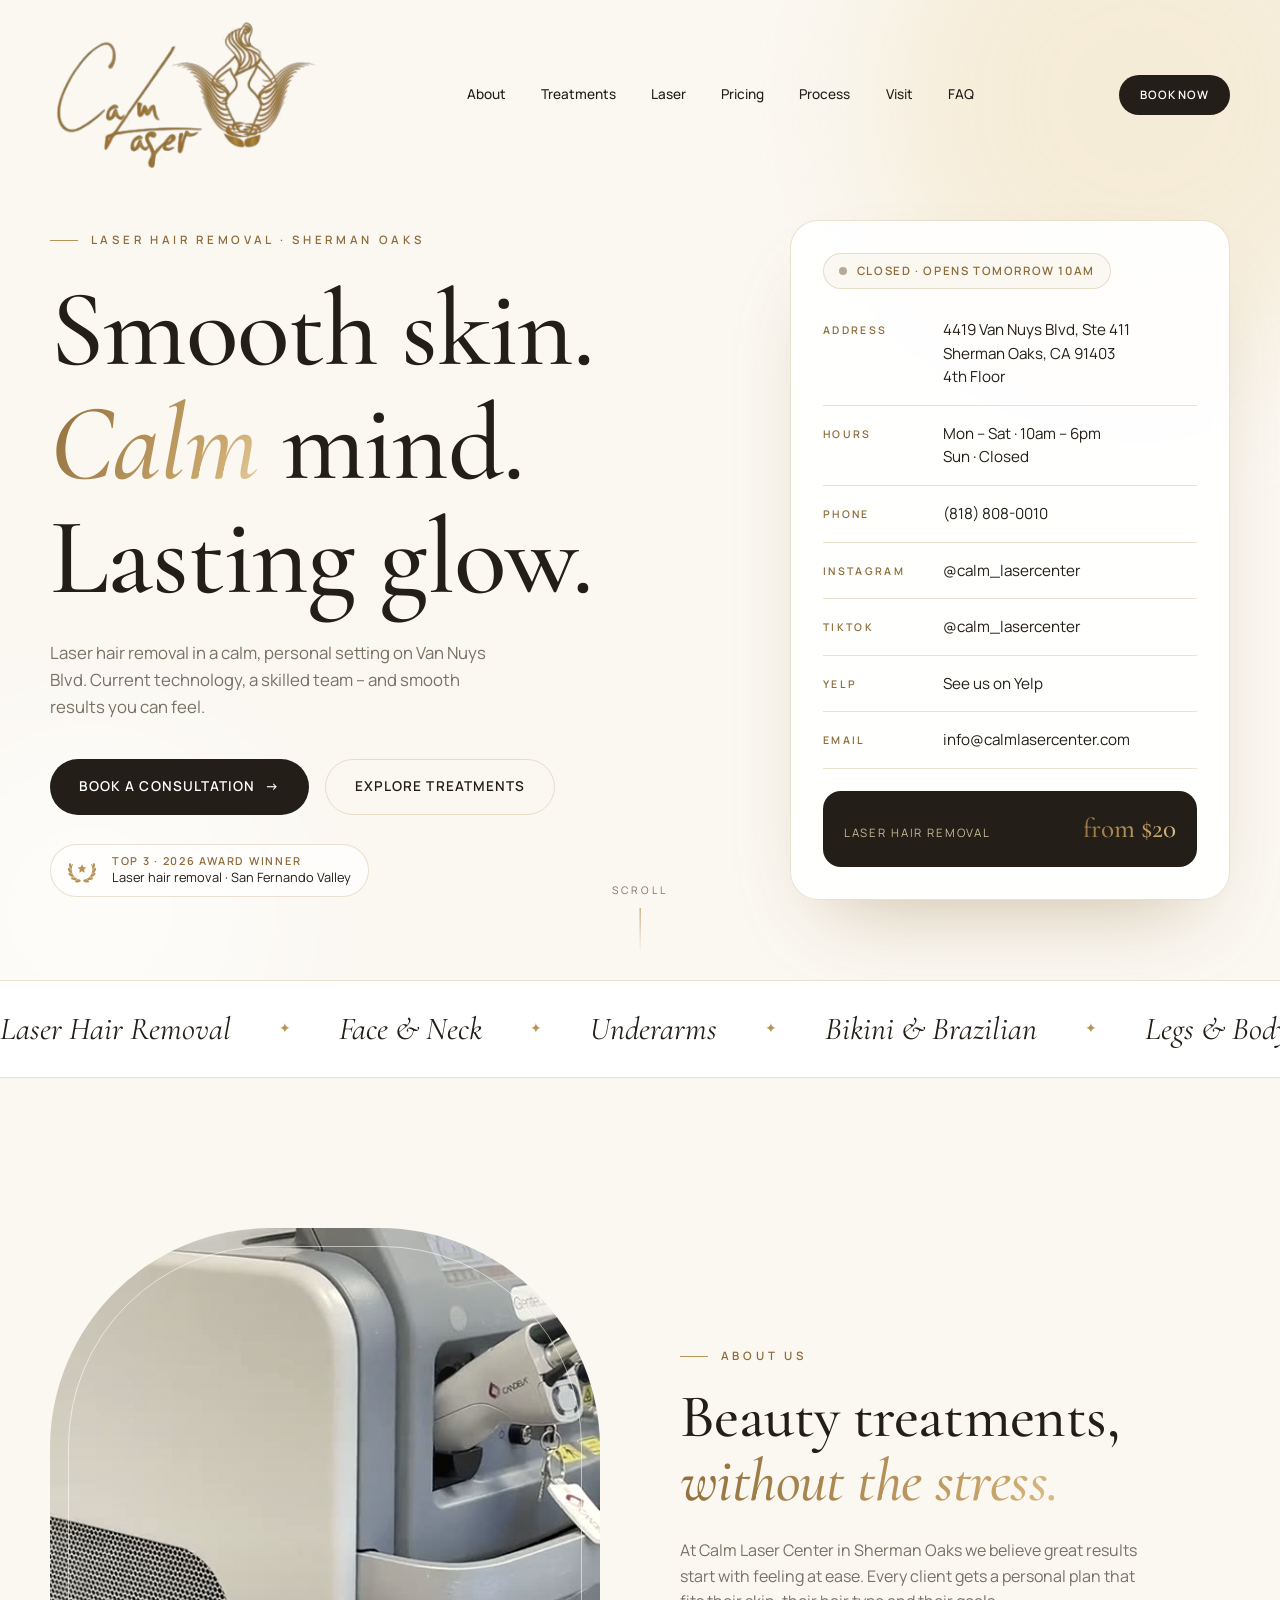
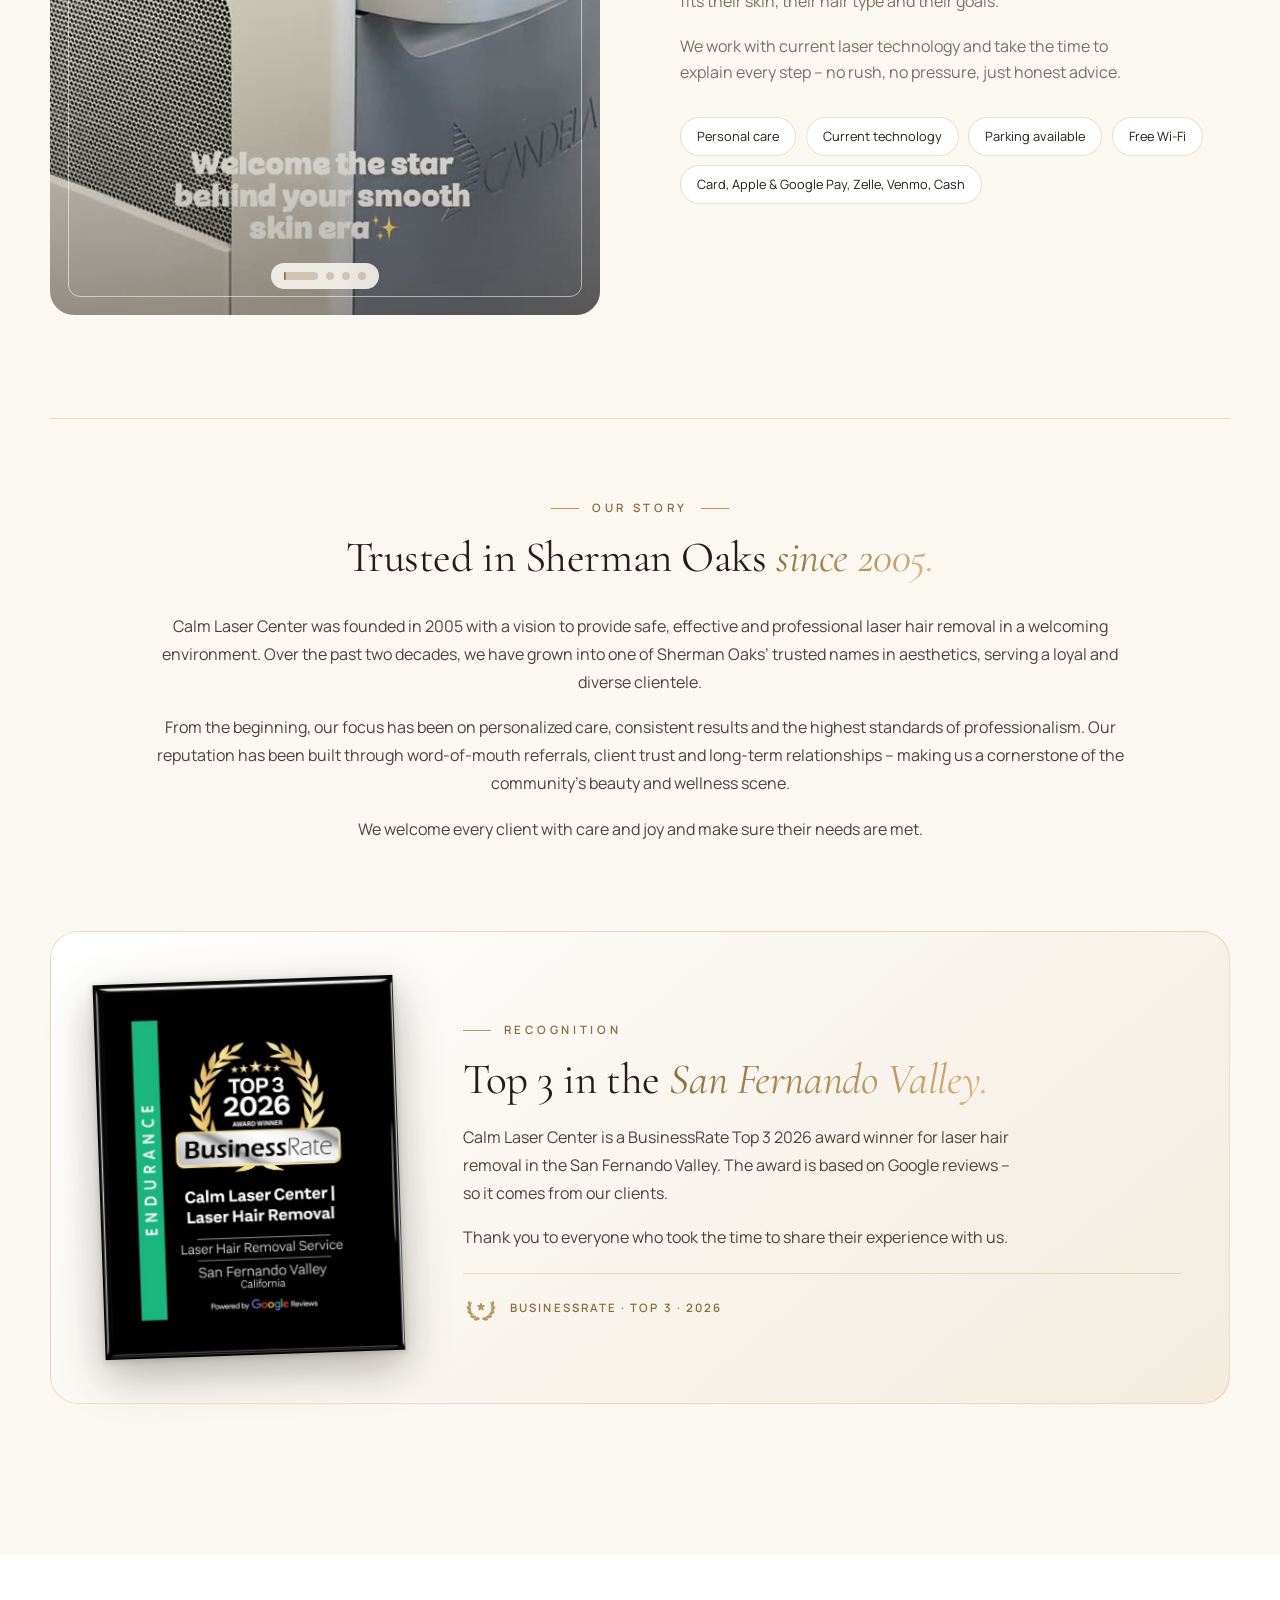
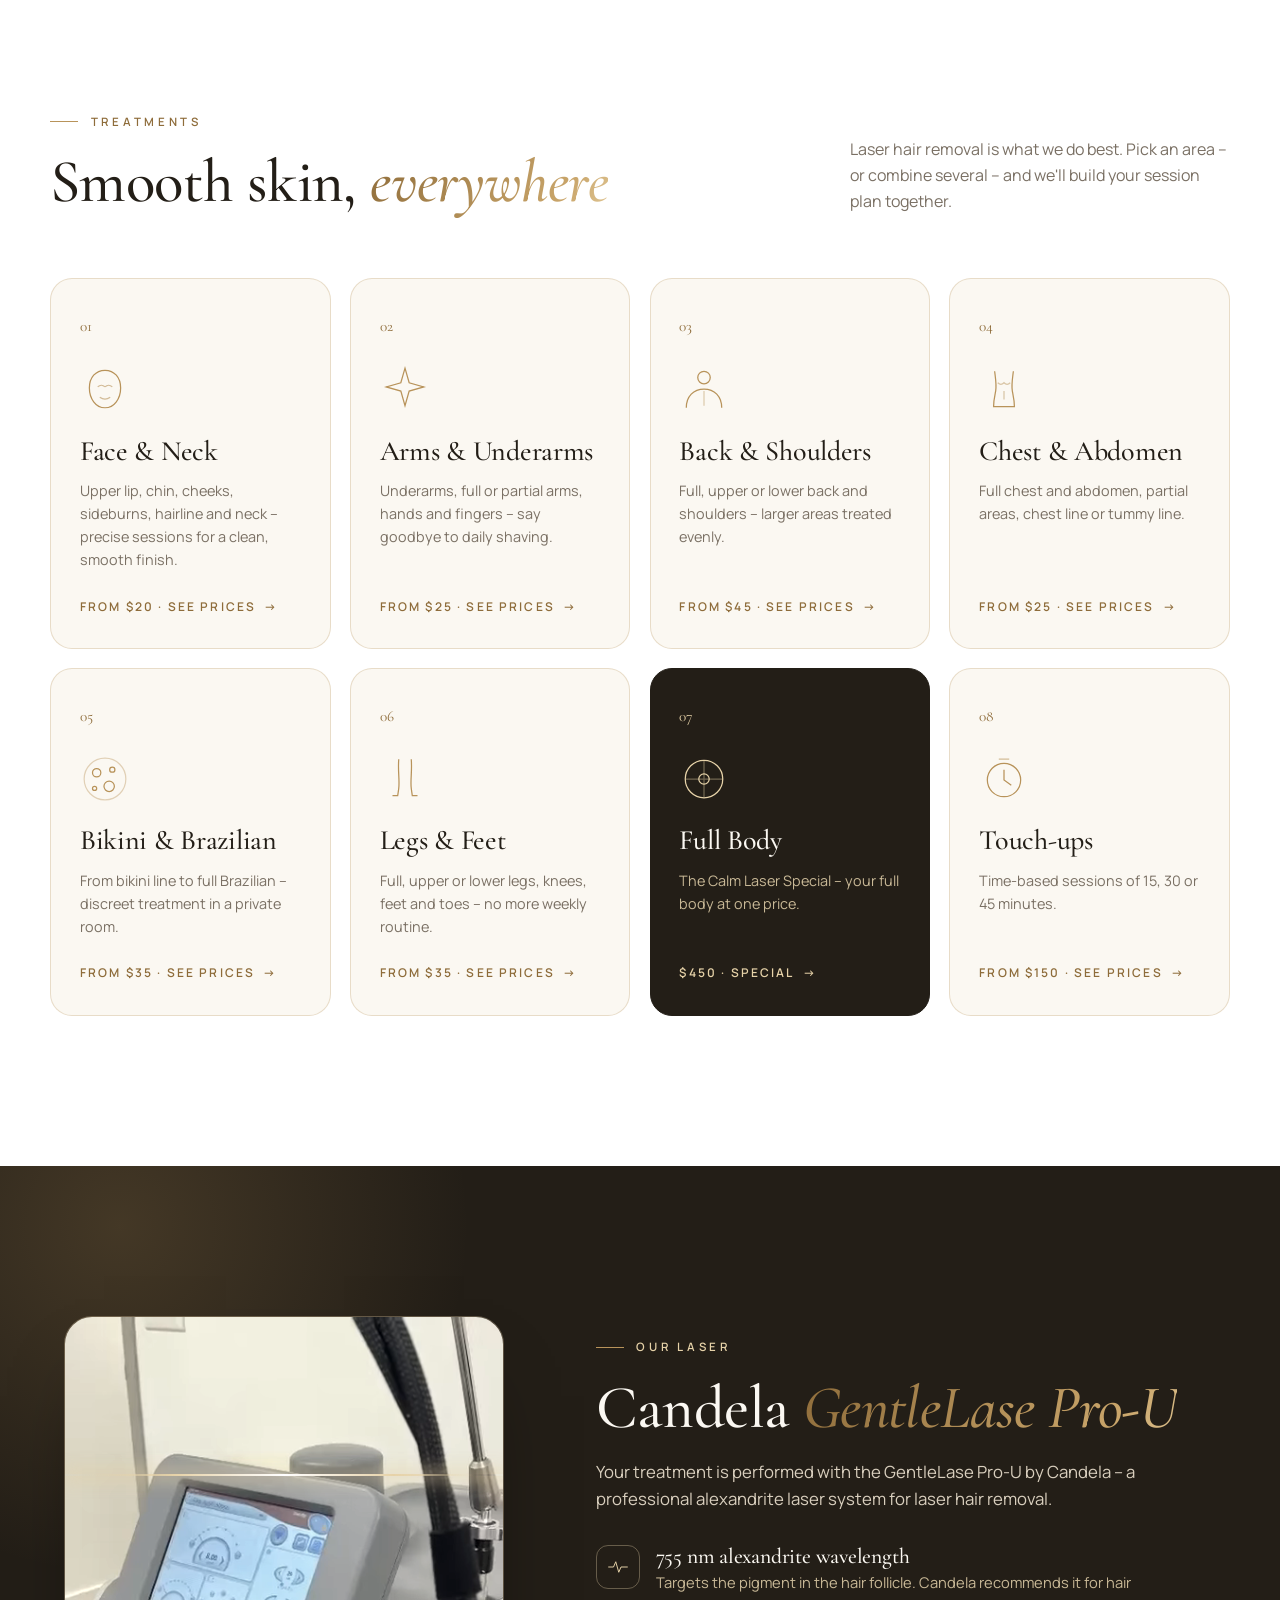
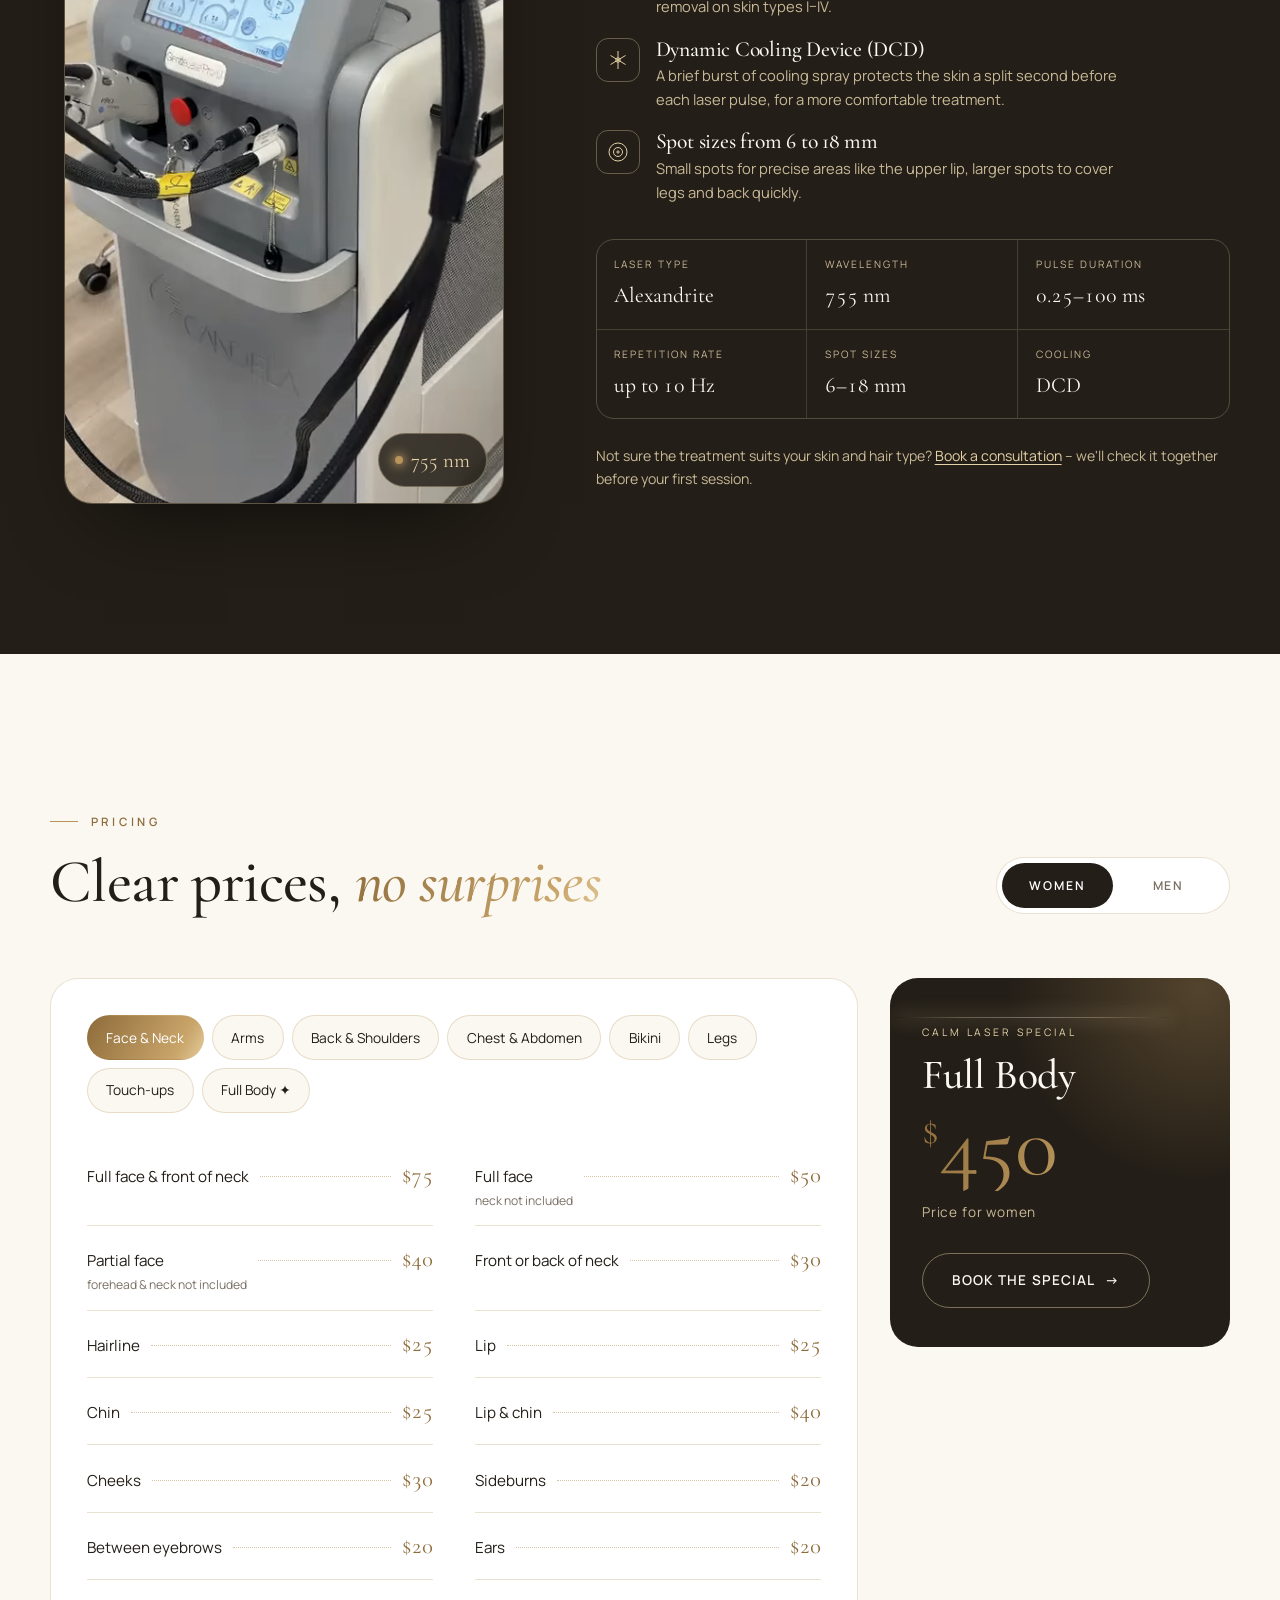
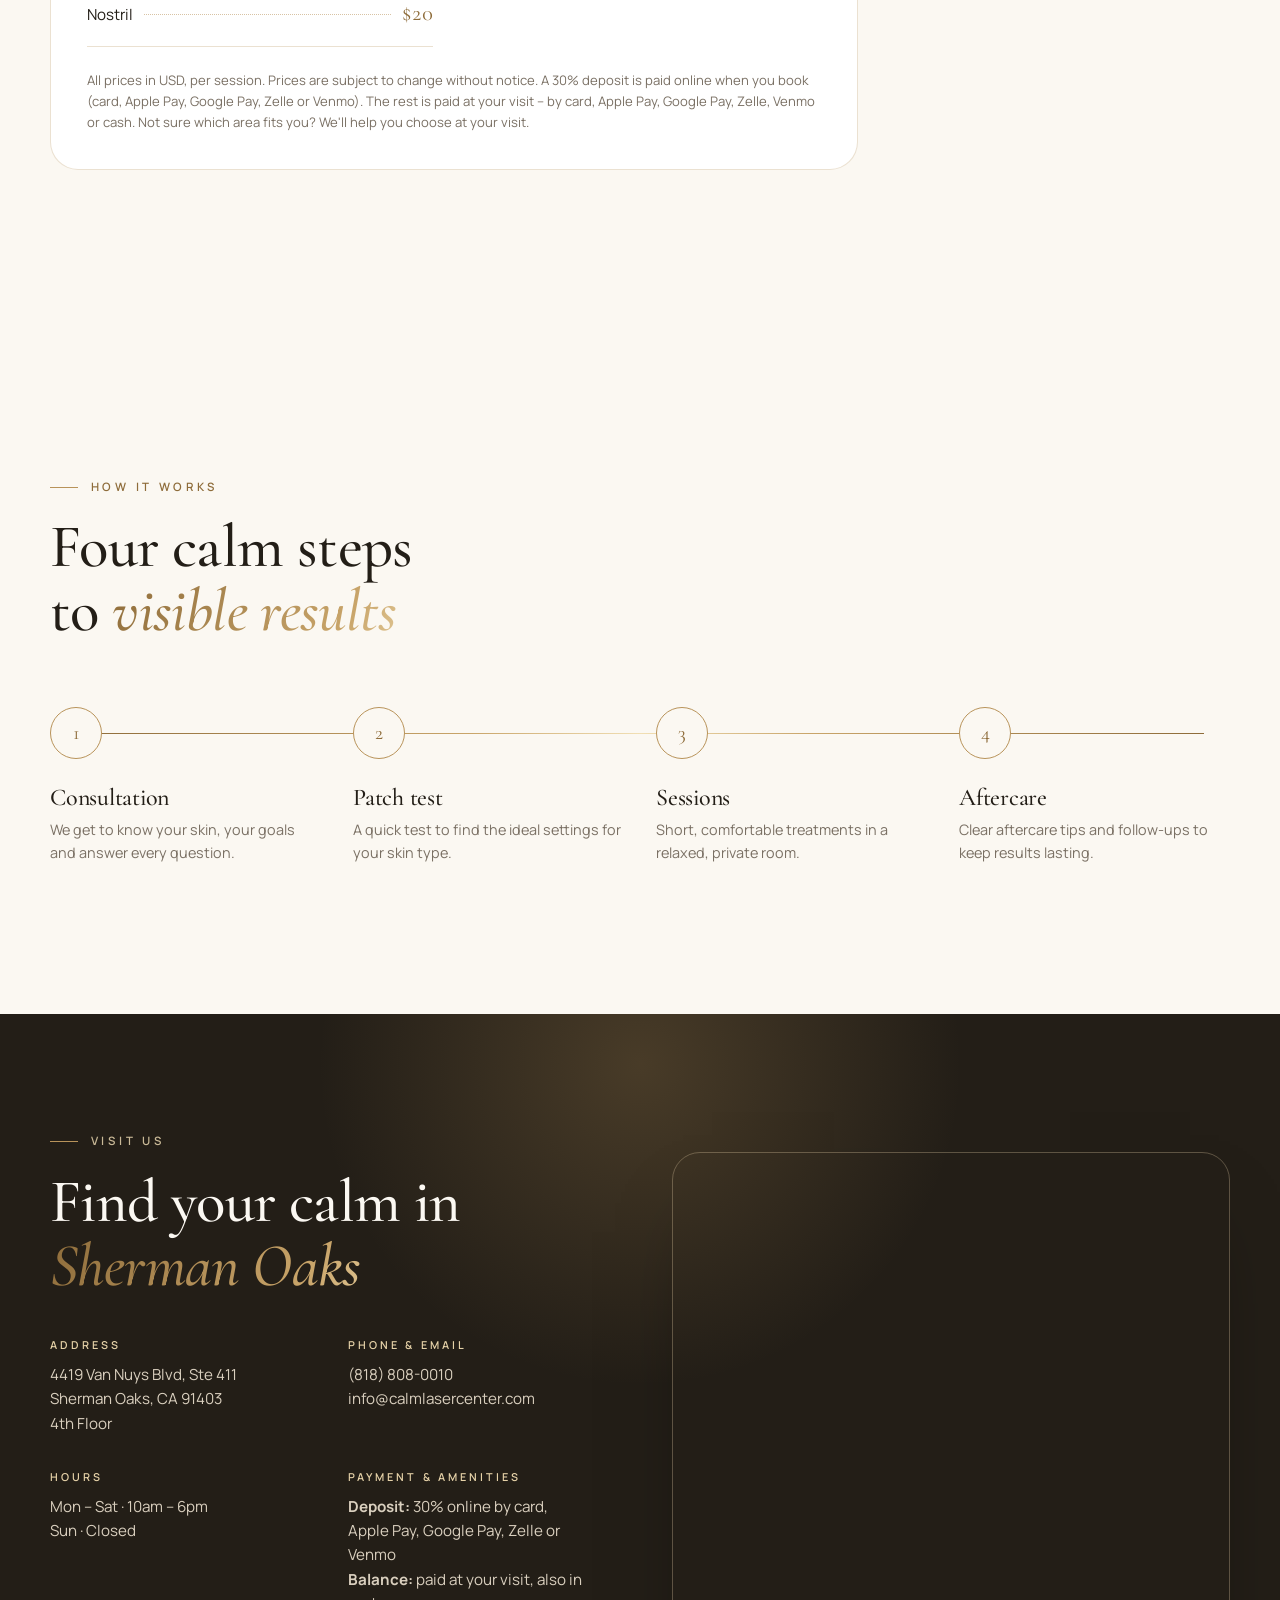
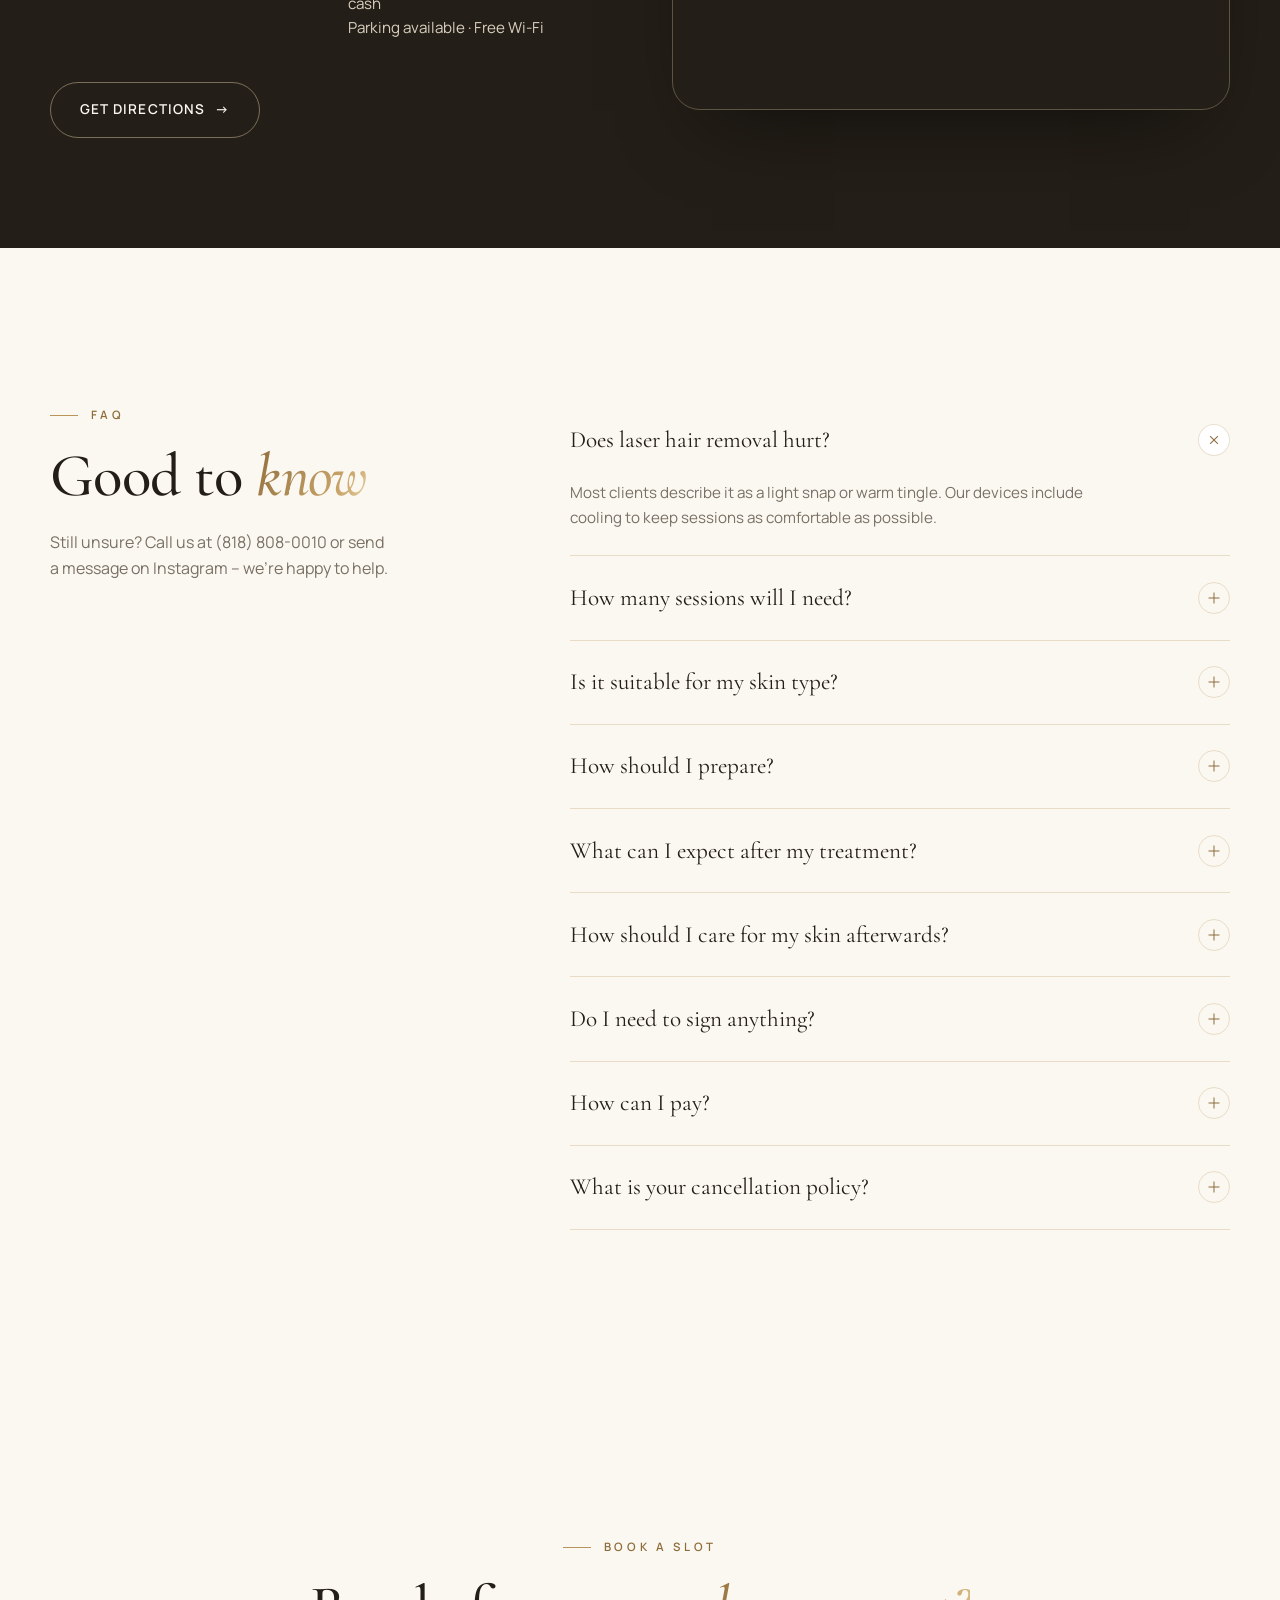
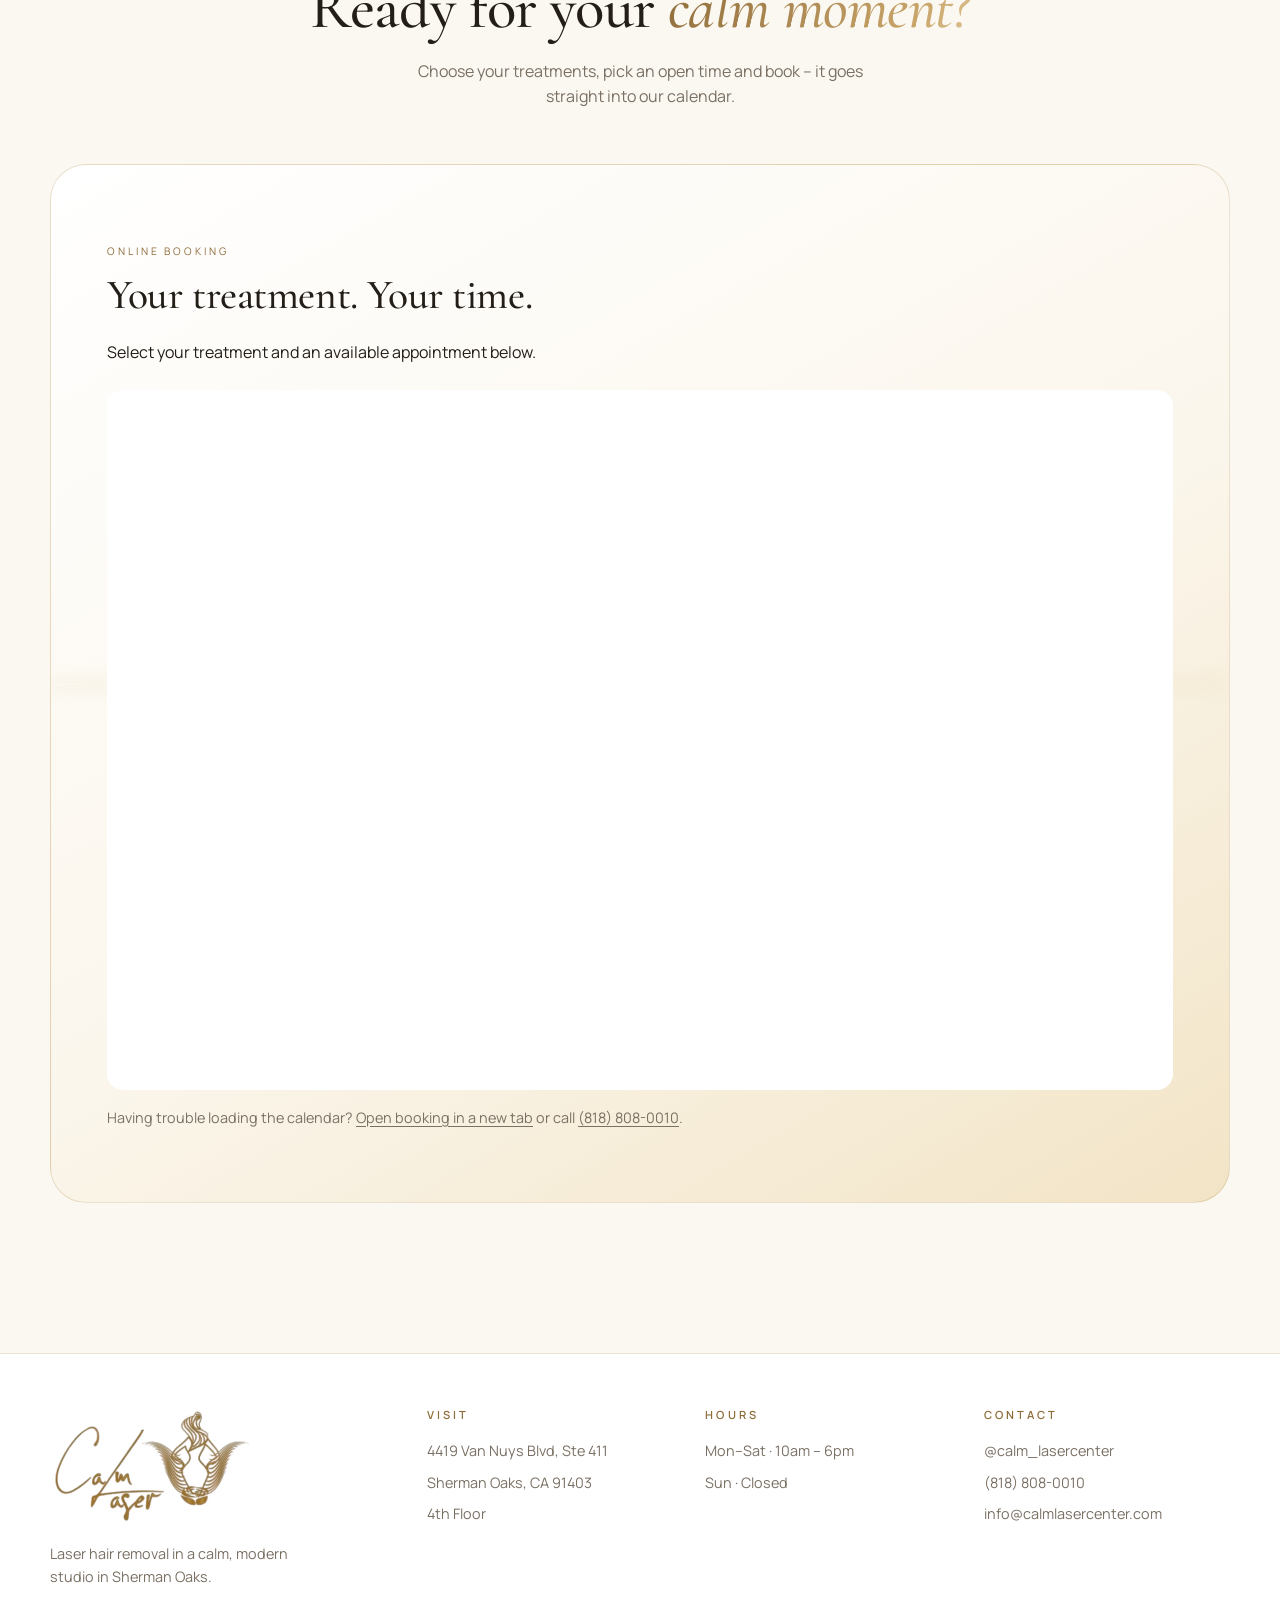
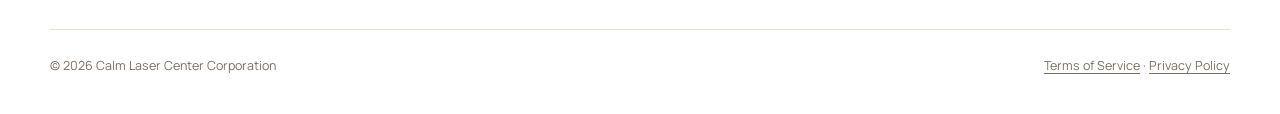
<file: index.html>
<!doctype html>
<html lang="en">
<head>
<meta charset="utf-8">
<meta name="viewport" content="width=device-width, initial-scale=1">
<title>Calm Laser Center</title>
<meta name="description" content="Laser hair removal in Sherman Oaks with the Candela GentleLase Pro-U. Clear prices per session and online booking, Mon–Sat. 4419 Van Nuys Blvd, Ste 411 · (818) 808-0010.">
<link rel="canonical" href="https://calmlasercenter.com/">
<meta name="theme-color" content="#FBF8F2">
<meta property="og:type" content="website">
<meta property="og:site_name" content="Calm Laser Center">
<meta property="og:url" content="https://calmlasercenter.com/">
<meta property="og:title" content="Calm Laser Center – Laser Hair Removal in Sherman Oaks">
<meta property="og:description" content="Smooth skin. Calm mind. Lasting glow. Laser hair removal with the Candela GentleLase Pro-U – book online.">
<meta property="og:image" content="https://calmlasercenter.com/assets/og-image.jpg">
<meta property="og:image:width" content="1200">
<meta property="og:image:height" content="630">
<meta property="og:image:alt" content="Calm Laser Center logo – laser hair removal in Sherman Oaks">
<meta name="twitter:card" content="summary_large_image">
<script type="application/ld+json">
{
 "@context": "https://schema.org",
 "@type": "HealthAndBeautyBusiness",
 "name": "Calm Laser Center",
 "legalName": "Calm Laser Center Corporation",
 "url": "https://calmlasercenter.com/",
 "logo": "https://calmlasercenter.com/assets/logo-on-light.png",
 "image": "https://calmlasercenter.com/assets/og-image.jpg",
 "description": "Laser hair removal in Sherman Oaks with the Candela GentleLase Pro-U alexandrite laser.",
 "telephone": "+1-818-808-0010",
 "email": "info@calmlasercenter.com",
 "address": {
  "@type": "PostalAddress",
  "streetAddress": "4419 Van Nuys Blvd, Ste 411",
  "addressLocality": "Sherman Oaks",
  "addressRegion": "CA",
  "postalCode": "91403",
  "addressCountry": "US"
 },
 "openingHoursSpecification": [
  {
   "@type": "OpeningHoursSpecification",
   "dayOfWeek": [
    "Monday",
    "Tuesday",
    "Wednesday",
    "Thursday",
    "Friday"
   ],
   "opens": "10:00",
   "closes": "18:00"
  },
  {
   "@type": "OpeningHoursSpecification",
   "dayOfWeek": "Saturday",
   "opens": "10:00",
   "closes": "18:00"
  }
 ],
 "award": "BusinessRate Top 3 2026 Award Winner – Laser Hair Removal Service, San Fernando Valley, California",
 "priceRange": "$20–$500",
 "currenciesAccepted": "USD",
 "paymentAccepted": "Cash, Credit Card, Debit Card, Apple Pay, Google Pay, Zelle, Venmo",
 "hasMap": "https://www.google.com/maps/search/?api=1&query=4419+Van+Nuys+Blvd+Ste+411+Sherman+Oaks+CA+91403",
 "sameAs": [
  "https://www.instagram.com/calm_lasercenter/",
  "https://www.tiktok.com/@calm_lasercenter",
  "https://www.yelp.com/biz/calm-laser-center-sherman-oaks-2"
 ]
}
</script>
<link rel="preconnect" href="https://fonts.googleapis.com">
<link rel="preconnect" href="https://fonts.gstatic.com" crossorigin>
<link href="https://fonts.googleapis.com/css2?family=Cormorant+Garamond:ital,wght@0,400;0,500;0,600;1,400;1,500&family=Manrope:wght@300;400;500;600&display=swap" rel="stylesheet">
<link rel="stylesheet" href="assets/styles.css">
<link rel="icon" href="assets/favicon.ico" sizes="any">
<link rel="icon" href="assets/favicon-32.png" type="image/png" sizes="32x32">
<link rel="apple-touch-icon" href="assets/apple-touch-icon.png">
</head>
<body>
<div class="cursor-glow" aria-hidden="true"></div>

<nav id="nav">
  <div class="wrap nav-in">
    <a href="#top" class="logo" aria-label="Calm Laser Center – home"><img src="assets/logo-on-light.png" alt="Calm Laser Center" width="886" height="512"></a>
    <div class="nav-links">
      <a href="#about">About</a>
      <a href="#treatments">Treatments</a>
      <a href="#laser">Laser</a>
      <a href="#pricing">Pricing</a>
      <a href="#process">Process</a>
      <a href="#visit">Visit</a>
      <a href="#faq">FAQ</a>
    </div>
    <a href="#book" class="btn btn-gold nav-cta"><span>Book now</span></a>
    <button class="burger" aria-label="Menu"><span></span><span></span></button>
  </div>
</nav>
<div class="mobile-menu">
  <a href="#about">About</a><a href="#treatments">Treatments</a><a href="#laser">Laser</a><a href="#pricing">Pricing</a><a href="#process">Process</a><a href="#visit">Visit</a><a href="#faq">FAQ</a><a href="#book" class="gold-text">Book now</a>
</div>

<main id="top">
  <!-- HERO -->
  <header class="hero">
    <div class="hero-bg"><div class="blob b1"></div><div class="blob b2"></div></div>
    <div class="wrap hero-grid">
      <div>
        <span class="eyebrow">Laser Hair Removal · Sherman Oaks</span>
        <h1>
          <span class="line"><span>Smooth skin.</span></span>
          <span class="line"><span><em class="gold-text">Calm</em> mind.</span></span>
          <span class="line"><span>Lasting glow.</span></span>
        </h1>
        <p class="lead">Laser hair removal in a calm, personal setting on Van Nuys Blvd. Current technology, a skilled team – and smooth results you can feel.</p>
        <div class="hero-actions">
          <a href="#book" class="btn btn-gold"><span>Book a consultation</span><span class="arrow">→</span></a>
          <a href="#treatments" class="btn btn-ghost">Explore treatments</a>
        </div>
        <a href="#award" class="award-pill"><svg class="laurel" viewBox="0 0 40 32" aria-hidden="true"><g fill="currentColor"><g><path d="M18.33 26.88A12 12 0 0 1 9.61 9.00" fill="none" stroke="currentColor" stroke-width="1"/><ellipse cx="15.35" cy="27.78" rx="1.45" ry="3.3" transform="rotate(-278 15.35 27.78)"/><ellipse cx="10.90" cy="25.11" rx="1.45" ry="3.3" transform="rotate(-256 10.90 25.11)"/><ellipse cx="7.78" cy="20.96" rx="1.45" ry="3.3" transform="rotate(-234 7.78 20.96)"/><ellipse cx="6.43" cy="15.95" rx="1.45" ry="3.3" transform="rotate(-212 6.43 15.95)"/><ellipse cx="7.07" cy="10.80" rx="1.45" ry="3.3" transform="rotate(-190 7.07 10.80)"/></g><g transform="matrix(-1 0 0 1 40 0)"><path d="M18.33 26.88A12 12 0 0 1 9.61 9.00" fill="none" stroke="currentColor" stroke-width="1"/><ellipse cx="15.35" cy="27.78" rx="1.45" ry="3.3" transform="rotate(-278 15.35 27.78)"/><ellipse cx="10.90" cy="25.11" rx="1.45" ry="3.3" transform="rotate(-256 10.90 25.11)"/><ellipse cx="7.78" cy="20.96" rx="1.45" ry="3.3" transform="rotate(-234 7.78 20.96)"/><ellipse cx="6.43" cy="15.95" rx="1.45" ry="3.3" transform="rotate(-212 6.43 15.95)"/><ellipse cx="7.07" cy="10.80" rx="1.45" ry="3.3" transform="rotate(-190 7.07 10.80)"/></g><path d="M20 9l1.5 3.1 3.4.5-2.5 2.4.6 3.4-3-1.6-3 1.6.6-3.4-2.5-2.4 3.4-.5z"/></g></svg><span><b>Top 3 · 2026 Award Winner</b>Laser hair removal · San Fernando Valley</span></a>
      </div>
      <aside class="hero-card" aria-label="Studio details">
        <div class="hc-status" id="openStatus"><i></i><span>Open Mon – Sat</span></div>
        <dl class="hc-list">
          <div><dt>Address</dt><dd>4419 Van Nuys Blvd, Ste 411<br>Sherman Oaks, CA 91403<br>4th Floor</dd></div>
          <div><dt>Hours</dt><dd>Mon – Sat · 10am – 6pm<br>Sun · Closed</dd></div>
          <div><dt>Phone</dt><dd><a href="tel:+18188080010">(818) 808-0010</a></dd></div>
          <div><dt>Instagram</dt><dd><a href="https://www.instagram.com/calm_lasercenter/" target="_blank" rel="noopener">@calm_lasercenter</a></dd></div>
          <div><dt>TikTok</dt><dd><a href="https://www.tiktok.com/@calm_lasercenter" target="_blank" rel="noopener">@calm_lasercenter</a></dd></div>
          <div><dt>Yelp</dt><dd><a href="https://www.yelp.com/biz/calm-laser-center-sherman-oaks-2" target="_blank" rel="noopener">See us on Yelp</a></dd></div>
          <div><dt>Email</dt><dd><a href="mailto:info@calmlasercenter.com">info@calmlasercenter.com</a></dd></div>
        </dl>
        <a href="#pricing" class="hc-price"><span>Laser hair removal</span><b>from $20</b></a>
      </aside>
    </div>
    <div class="scroll-hint">Scroll</div>
  </header>

  <!-- MARQUEE -->
  <div class="marquee" aria-hidden="true">
    <div class="marquee-track">
      <span>Laser Hair Removal</span><span>Face &amp; Neck</span><span>Underarms</span><span>Bikini &amp; Brazilian</span><span>Legs &amp; Body</span><span>Sherman Oaks</span>
      <span>Laser Hair Removal</span><span>Face &amp; Neck</span><span>Underarms</span><span>Bikini &amp; Brazilian</span><span>Legs &amp; Body</span><span>Sherman Oaks</span>
    </div>
  </div>

  <!-- ABOUT -->
  <section class="about" id="about">
    <div class="wrap about-grid">
      <div class="about-visual reveal" id="studioSlider" aria-roledescription="carousel" aria-label="Inside Calm Laser Center">
        <div class="slides">
          <figure class="slide is-active slide--caption">
            <video muted playsinline preload="none" poster="assets/studio-laser-poster.jpg" aria-label="Video: our laser device">
              <source src="assets/studio-laser.mp4" type="video/mp4">
              <source src="assets/studio-laser.webm" type="video/webm">
            </video>
          </figure>
          <figure class="slide slide--low"><img src="assets/studio-reception.jpg" alt="Front desk at Calm Laser Center" loading="lazy" width="960" height="1280"></figure>
          <figure class="slide">
            <video muted playsinline preload="metadata" poster="assets/studio-intro-poster.jpg" aria-label="Video: a look around the studio">
              <source src="assets/studio-intro.mp4" type="video/mp4">
              <source src="assets/studio-intro.webm" type="video/webm">
            </video>
          </figure>
          <figure class="slide">
            <video muted playsinline preload="none" poster="assets/studio-poster.jpg" aria-label="Video: walk-through of the treatment room">
              <source src="assets/studio.mp4" type="video/mp4">
              <source src="assets/studio.webm" type="video/webm">
            </video>
          </figure>
        </div>
        <div class="tint"></div>
        <div class="arch-ring"></div>
        <button type="button" class="sl-nav sl-prev" aria-label="Previous slide">←</button>
        <button type="button" class="sl-nav sl-next" aria-label="Next slide">→</button>
        <div class="sl-dots"></div>
      </div>
      <div>
        <span class="eyebrow reveal">About us</span>
        <h2 class="reveal d1">Beauty treatments,<br><em class="gold-text">without the stress.</em></h2>
        <p class="reveal d2">At Calm Laser Center in Sherman Oaks we believe great results start with feeling at ease. Every client gets a personal plan that fits their skin, their hair type and their goals.</p>
        <p class="reveal d2">We work with current laser technology and take the time to explain every step – no rush, no pressure, just honest advice.</p>
        <div class="pill-row reveal d3">
          <span class="pill">Personal care</span><span class="pill">Current technology</span><span class="pill">Parking available</span><span class="pill">Free Wi-Fi</span><span class="pill">Card, Apple &amp; Google Pay, Zelle, Venmo, Cash</span>
        </div>
      </div>
    </div>
    <div class="wrap story">
      <div class="story-copy">
        <div class="story-head">
          <span class="eyebrow reveal">Our story</span>
          <h3 class="reveal d1">Trusted in Sherman Oaks <em class="gold-text">since 2005.</em></h3>
        </div>
        <div class="story-text">
        <p class="reveal d2">Calm Laser Center was founded in 2005 with a vision to provide safe, effective and professional laser hair removal in a welcoming environment. Over the past two decades, we have grown into one of Sherman Oaks’ trusted names in aesthetics, serving a loyal and diverse clientele.</p>
        <p class="reveal d2">From the beginning, our focus has been on personalized care, consistent results and the highest standards of professionalism. Our reputation has been built through word-of-mouth referrals, client trust and long-term relationships – making us a cornerstone of the community’s beauty and wellness scene.</p>
        <p class="reveal d3">We welcome every client with care and joy and make sure their needs are met.</p>
        </div>
      </div>
    </div>
    <div class="wrap">
      <div class="award reveal" id="award">
        <figure class="award-plaque"><img src="assets/award-businessrate-2026.jpg" alt="BusinessRate Top 3 2026 Award Winner plaque – Calm Laser Center, Laser Hair Removal Service, San Fernando Valley, California" width="640" height="801" loading="lazy"></figure>
        <div class="award-copy">
          <span class="eyebrow">Recognition</span>
          <h3>Top 3 in the <em class="gold-text">San Fernando Valley.</em></h3>
          <p>Calm Laser Center is a BusinessRate Top 3 2026 award winner for laser hair removal in the San Fernando Valley. The award is based on Google reviews – so it comes from our clients.</p>
          <p>Thank you to everyone who took the time to share their experience with us.</p>
          <div class="award-meta"><svg class="laurel" viewBox="0 0 40 32" aria-hidden="true"><g fill="currentColor"><g><path d="M18.33 26.88A12 12 0 0 1 9.61 9.00" fill="none" stroke="currentColor" stroke-width="1"/><ellipse cx="15.35" cy="27.78" rx="1.45" ry="3.3" transform="rotate(-278 15.35 27.78)"/><ellipse cx="10.90" cy="25.11" rx="1.45" ry="3.3" transform="rotate(-256 10.90 25.11)"/><ellipse cx="7.78" cy="20.96" rx="1.45" ry="3.3" transform="rotate(-234 7.78 20.96)"/><ellipse cx="6.43" cy="15.95" rx="1.45" ry="3.3" transform="rotate(-212 6.43 15.95)"/><ellipse cx="7.07" cy="10.80" rx="1.45" ry="3.3" transform="rotate(-190 7.07 10.80)"/></g><g transform="matrix(-1 0 0 1 40 0)"><path d="M18.33 26.88A12 12 0 0 1 9.61 9.00" fill="none" stroke="currentColor" stroke-width="1"/><ellipse cx="15.35" cy="27.78" rx="1.45" ry="3.3" transform="rotate(-278 15.35 27.78)"/><ellipse cx="10.90" cy="25.11" rx="1.45" ry="3.3" transform="rotate(-256 10.90 25.11)"/><ellipse cx="7.78" cy="20.96" rx="1.45" ry="3.3" transform="rotate(-234 7.78 20.96)"/><ellipse cx="6.43" cy="15.95" rx="1.45" ry="3.3" transform="rotate(-212 6.43 15.95)"/><ellipse cx="7.07" cy="10.80" rx="1.45" ry="3.3" transform="rotate(-190 7.07 10.80)"/></g><path d="M20 9l1.5 3.1 3.4.5-2.5 2.4.6 3.4-3-1.6-3 1.6.6-3.4-2.5-2.4 3.4-.5z"/></g></svg><span>BusinessRate · Top 3 · 2026</span></div>
        </div>
      </div>
    </div>
  </section>

  <!-- TREATMENTS -->
  <section class="treat" id="treatments">
    <div class="wrap">
      <div class="sec-head">
        <div>
          <span class="eyebrow reveal">Treatments</span>
          <h2 class="reveal d1" style="margin-top:1.2rem">Smooth skin, <em class="gold-text">everywhere</em></h2>
        </div>
        <p class="reveal d2">Laser hair removal is what we do best. Pick an area – or combine several – and we'll build your session plan together.</p>
      </div>
      <div class="cards">
        <article class="card reveal">
          <span class="num">01</span>
          <div class="icon"><svg viewBox="0 0 48 48" fill="none" stroke="currentColor" stroke-width="1.2"><path d="M24 6c9 0 15 7 15 17s-6 19-15 19S9 33 9 23 15 6 24 6z"/><path d="M17 22c2-2 5-2 7 0M24 22c2-2 5-2 7 0M19 32c3 2 7 2 10 0" opacity=".6"/></svg></div>
          <h3>Face &amp; Neck</h3>
          <p>Upper lip, chin, cheeks, sideburns, hairline and neck – precise sessions for a clean, smooth finish.</p>
          <a href="#pricing" class="more" data-cat="face">From $20 · See prices</a>
        </article>
        <article class="card reveal d1">
          <span class="num">02</span>
          <div class="icon"><svg viewBox="0 0 48 48" fill="none" stroke="currentColor" stroke-width="1.2"><path d="M24 4l4 14 14 4-14 4-4 14-4-14-14-4 14-4z"/></svg></div>
          <h3>Arms &amp; Underarms</h3>
          <p>Underarms, full or partial arms, hands and fingers – say goodbye to daily shaving.</p>
          <a href="#pricing" class="more" data-cat="arms">From $25 · See prices</a>
        </article>
        <article class="card reveal d2">
          <span class="num">03</span>
          <div class="icon"><svg viewBox="0 0 48 48" fill="none" stroke="currentColor" stroke-width="1.2"><circle cx="24" cy="13" r="6"/><path d="M7 42c0-11 7-18 17-18s17 7 17 18"/><path d="M24 26v14" opacity=".45"/></svg></div>
          <h3>Back &amp; Shoulders</h3>
          <p>Full, upper or lower back and shoulders – larger areas treated evenly.</p>
          <a href="#pricing" class="more" data-cat="back">From $45 · See prices</a>
        </article>
        <article class="card reveal d3">
          <span class="num">04</span>
          <div class="icon"><svg viewBox="0 0 48 48" fill="none" stroke="currentColor" stroke-width="1.2"><path d="M15 7c1 8 2 13 1 19-1 5-2 9-2 15h20c0-6-1-10-2-15-1-6 0-11 1-19"/><path d="M18 18c2 2 4 2 6 0 2 2 4 2 6 0M24 26v8" opacity=".5"/></svg></div>
          <h3>Chest &amp; Abdomen</h3>
          <p>Full chest and abdomen, partial areas, chest line or tummy line.</p>
          <a href="#pricing" class="more" data-cat="chest">From $25 · See prices</a>
        </article>
        <article class="card reveal">
          <span class="num">05</span>
          <div class="icon"><svg viewBox="0 0 48 48" fill="none" stroke="currentColor" stroke-width="1.2"><circle cx="16" cy="18" r="4"/><circle cx="31" cy="15" r="2.5"/><circle cx="28" cy="31" r="5"/><circle cx="14" cy="33" r="2"/><circle cx="24" cy="24" r="20" opacity=".4"/></svg></div>
          <h3>Bikini &amp; Brazilian</h3>
          <p>From bikini line to full Brazilian – discreet treatment in a private room.</p>
          <a href="#pricing" class="more" data-cat="bikini">From $35 · See prices</a>
        </article>
        <article class="card reveal d1">
          <span class="num">06</span>
          <div class="icon"><svg viewBox="0 0 48 48" fill="none" stroke="currentColor" stroke-width="1.2"><path d="M18 5c-1 11 1 20 0 28l-1 7h-5M30 5c1 11-1 20 0 28l1 7h5"/><path d="M18 22h0M30 22h0" opacity=".5"/></svg></div>
          <h3>Legs &amp; Feet</h3>
          <p>Full, upper or lower legs, knees, feet and toes – no more weekly routine.</p>
          <a href="#pricing" class="more" data-cat="legs">From $35 · See prices</a>
        </article>
        <article class="card reveal d2 card-special">
          <span class="num">07</span>
          <div class="icon"><svg viewBox="0 0 48 48" fill="none" stroke="currentColor" stroke-width="1.2"><circle cx="24" cy="24" r="18"/><path d="M24 6v36M6 24h36" opacity=".4"/><circle cx="24" cy="24" r="5"/></svg></div>
          <h3>Full Body</h3>
          <p>The Calm Laser Special – your full body at one price.</p>
          <a href="#pricing" class="more" data-cat="full">$450 · Special</a>
        </article>
        <article class="card reveal d3">
          <span class="num">08</span>
          <div class="icon"><svg viewBox="0 0 48 48" fill="none" stroke="currentColor" stroke-width="1.2"><circle cx="24" cy="25" r="16"/><path d="M24 15v10l7 5"/><path d="M19 5h10" opacity=".6"/></svg></div>
          <h3>Touch-ups</h3>
          <p>Time-based sessions of 15, 30 or 45 minutes.</p>
          <a href="#pricing" class="more" data-cat="touch">From $150 · See prices</a>
        </article>
      </div>
    </div>
  </section>

  <!-- TECHNOLOGY -->
  <section class="tech" id="laser">
    <div class="wrap tech-grid">
      <div class="tech-visual reveal">
        <video class="tech-video" autoplay muted loop playsinline preload="metadata" poster="assets/laser-device-poster.jpg" width="464" height="832" aria-label="Candela GentleLase Pro-U laser at Calm Laser Center">
          <source src="assets/laser-device.webm" type="video/webm">
          <source src="assets/laser-device.mp4" type="video/mp4">
          <img src="assets/laser-device-poster.jpg" alt="Candela GentleLase Pro-U laser at Calm Laser Center">
        </video>
        <div class="tech-scan" aria-hidden="true"></div>
        <span class="tech-badge"><i></i>755 nm</span>
      </div>
      <div class="tech-copy">
        <span class="eyebrow reveal">Our laser</span>
        <h2 class="reveal d1">Candela <em class="gold-text">GentleLase Pro-U</em></h2>
        <p class="tech-lead reveal d2">Your treatment is performed with the GentleLase Pro-U by Candela – a professional alexandrite laser system for laser hair removal.</p>
        <ul class="tech-features reveal d2">
          <li>
            <span class="tf-icon" aria-hidden="true"><svg viewBox="0 0 32 32" fill="none" stroke="currentColor" stroke-width="1.3"><path d="M3 16h7l3-7 4 14 3-7h9"/></svg></span>
            <div><h3>755 nm alexandrite wavelength</h3><p>Targets the pigment in the hair follicle. Candela recommends it for hair removal on skin types I–IV.</p></div>
          </li>
          <li>
            <span class="tf-icon" aria-hidden="true"><svg viewBox="0 0 32 32" fill="none" stroke="currentColor" stroke-width="1.3"><path d="M16 4v24M6 10l20 12M26 10L6 22"/><circle cx="16" cy="16" r="3"/></svg></span>
            <div><h3>Dynamic Cooling Device (DCD)</h3><p>A brief burst of cooling spray protects the skin a split second before each laser pulse, for a more comfortable treatment.</p></div>
          </li>
          <li>
            <span class="tf-icon" aria-hidden="true"><svg viewBox="0 0 32 32" fill="none" stroke="currentColor" stroke-width="1.3"><circle cx="16" cy="16" r="12"/><circle cx="16" cy="16" r="6"/><circle cx="16" cy="16" r="1.5"/></svg></span>
            <div><h3>Spot sizes from 6 to 18 mm</h3><p>Small spots for precise areas like the upper lip, larger spots to cover legs and back quickly.</p></div>
          </li>
        </ul>
        <dl class="tech-specs reveal d3">
          <div><dt>Laser type</dt><dd>Alexandrite</dd></div>
          <div><dt>Wavelength</dt><dd>755 nm</dd></div>
          <div><dt>Pulse duration</dt><dd>0.25–100 ms</dd></div>
          <div><dt>Repetition rate</dt><dd>up to 10 Hz</dd></div>
          <div><dt>Spot sizes</dt><dd>6–18 mm</dd></div>
          <div><dt>Cooling</dt><dd>DCD</dd></div>
        </dl>
        <p class="tech-note reveal d3">Not sure the treatment suits your skin and hair type? <a href="#book">Book a consultation</a> – we'll check it together before your first session.</p>
      </div>
    </div>
  </section>

  <!-- PRICING -->
  <section class="pricing" id="pricing">
    <div class="wrap">
      <div class="sec-head">
        <div>
          <span class="eyebrow reveal">Pricing</span>
          <h2 class="reveal d1" style="margin-top:1.2rem">Clear prices, <em class="gold-text">no surprises</em></h2>
        </div>
        <div class="gender reveal d2" data-g="0" role="group" aria-label="Show prices for">
          <span class="g-pill" aria-hidden="true"></span>
          <button type="button" class="g-btn on" data-g="0" aria-pressed="true">Women</button>
          <button type="button" class="g-btn" data-g="1" aria-pressed="false">Men</button>
        </div>
      </div>
      <div class="price-grid">
        <div class="price-main reveal d1">
          <div class="cats" id="cats" role="tablist" aria-label="Treatment area"></div>
          <ul class="plist" id="plist" aria-live="polite"></ul>
          <p class="pnote">All prices in USD, per session. Prices are subject to change without notice. A 30% deposit is paid online when you book (card, Apple Pay, Google Pay, Zelle or Venmo). The rest is paid at your visit – by card, Apple Pay, Google Pay, Zelle, Venmo or cash. Not sure which area fits you? We'll help you choose at your visit.</p>
        </div>
        <aside class="special reveal d2">
          <div class="beam" aria-hidden="true"></div>
          <span class="sum-k">Calm Laser Special</span>
          <h3>Full Body</h3>
          <div class="sp-price"><span class="cur">$</span><span id="spPrice">450</span></div>
          <p class="sp-who" id="spWho">Price for women</p>
          <a href="#book" class="btn btn-light"><span>Book the special</span><span class="arrow">→</span></a>
        </aside>
      </div>
    </div>
  </section>

  <!-- PROCESS -->
  <section id="process">
    <div class="wrap">
      <span class="eyebrow reveal">How it works</span>
      <h2 class="reveal d1" style="margin-top:1.2rem">Four calm steps<br>to <em class="gold-text">visible results</em></h2>
      <div class="steps reveal d2" id="steps">
        <div class="steps-line"><i></i></div>
        <div class="step"><div class="dot">1</div><h3>Consultation</h3><p>We get to know your skin, your goals and answer every question.</p></div>
        <div class="step"><div class="dot">2</div><h3>Patch test</h3><p>A quick test to find the ideal settings for your skin type.</p></div>
        <div class="step"><div class="dot">3</div><h3>Sessions</h3><p>Short, comfortable treatments in a relaxed, private room.</p></div>
        <div class="step"><div class="dot">4</div><h3>Aftercare</h3><p>Clear aftercare tips and follow-ups to keep results lasting.</p></div>
      </div>
    </div>
  </section>

  <!-- VISIT -->
  <div class="stats" id="visit">
    <div class="wrap visit-grid">
      <div>
        <span class="eyebrow reveal" style="color:#C9B997">Visit us</span>
        <h2 class="reveal d1" style="margin:1.2rem 0 2.4rem;color:var(--ivory)">Find your calm in <em class="gold-text">Sherman Oaks</em></h2>
        <div class="info reveal d2">
          <div><h4>Address</h4><p>4419 Van Nuys Blvd, Ste 411<br>Sherman Oaks, CA 91403<br>4th Floor</p></div>
          <div><h4>Phone &amp; email</h4><p><a href="tel:+18188080010">(818) 808-0010</a><br><a href="mailto:info@calmlasercenter.com">info@calmlasercenter.com</a></p></div>
          <div><h4>Hours</h4><p>Mon – Sat · 10am – 6pm<br>Sun · Closed</p></div>
          <div><h4>Payment &amp; amenities</h4><p><b>Deposit:</b> 30% online by card, Apple&nbsp;Pay, Google&nbsp;Pay, Zelle or Venmo<br><b>Balance:</b> paid at your visit, also in cash<br>Parking available · Free Wi-Fi</p></div>
        </div>
        <a href="https://www.google.com/maps/dir/?api=1&destination=4419+Van+Nuys+Blvd+Ste+411+Sherman+Oaks+CA+91403" target="_blank" rel="noopener" class="btn btn-light reveal d3"><span>Get directions</span><span class="arrow">→</span></a>
      </div>
      <div class="map reveal d2">
        <iframe title="Map: Calm Laser Center, Sherman Oaks" loading="lazy" referrerpolicy="no-referrer-when-downgrade" src="https://www.google.com/maps?q=4419+Van+Nuys+Blvd+Ste+411,+Sherman+Oaks,+CA+91403&output=embed"></iframe>
      </div>
    </div>
  </div>

  <!-- FAQ -->
  <section id="faq">
    <div class="wrap faq-grid">
      <div>
        <span class="eyebrow reveal">FAQ</span>
        <h2 class="reveal d1" style="margin-top:1.2rem">Good to <em class="gold-text">know</em></h2>
        <p class="reveal d2" style="color:var(--muted);margin-top:1.4rem;max-width:340px">Still unsure? Call us at (818) 808-0010 or send a message on Instagram – we're happy to help.</p>
      </div>
      <div class="reveal d2">
        <div class="faq-item open">
          <button class="faq-q">Does laser hair removal hurt?<span class="plus"></span></button>
          <div class="faq-a"><div><p>Most clients describe it as a light snap or warm tingle. Our devices include cooling to keep sessions as comfortable as possible.</p></div></div>
        </div>
        <div class="faq-item">
          <button class="faq-q">How many sessions will I need?<span class="plus"></span></button>
          <div class="faq-a"><div><p>It depends on the area, hair type and skin. Typically 6–10 sessions are recommended – we'll give you a personal plan during your consultation.</p></div></div>
        </div>
        <div class="faq-item">
          <button class="faq-q">Is it suitable for my skin type?<span class="plus"></span></button>
          <div class="faq-a"><div><p>Modern lasers work for many skin types. A short patch test makes sure the settings are right for you.</p></div></div>
        </div>
        <div class="faq-item">
          <button class="faq-q">How should I prepare?<span class="plus"></span></button>
          <div class="faq-a"><div><p>Shave the area 24 hours before, avoid sunbathing and self-tanner for two weeks, and skip waxing or epilating beforehand.</p></div></div>
        </div>
        <div class="faq-item">
          <button class="faq-q">What can I expect after my treatment?<span class="plus"></span></button>
          <div class="faq-a"><div><p>It's normal for the treated skin to look red, feel warm or slightly swollen – similar to a mild sunburn – and for small bumps to appear around the hair follicles. The skin can also feel rough or tender for a few days. These reactions usually fade within a few hours to a few days. Treated hairs don't fall out right away: they shed over the following days to weeks, which can look like regrowth at first.</p></div></div>
        </div>
        <div class="faq-item">
          <button class="faq-q">How should I care for my skin afterwards?<span class="plus"></span></button>
          <div class="faq-a"><div><p>Use a cool compress if the area feels warm, keep the skin moisturized and protect it from the sun with SPF 30 or higher. Avoid tanning and direct sun on the treated area, and don't pick at bumps or scabs. Shaving between sessions is fine – please don't wax or pluck. Everything at a glance: <a href="docs/aftercare.pdf" target="_blank" rel="noopener">aftercare guide (PDF)</a>. Contact us if you notice blisters, crusting, pain that gets worse after 48 hours, signs of infection, or redness that lasts longer than three days.</p></div></div>
        </div>
        <div class="faq-item">
          <button class="faq-q">Do I need to sign anything?<span class="plus"></span></button>
          <div class="faq-a"><div><p>Yes – before your first treatment, we go through a short health questionnaire and consent form with you at the studio and you sign it there. You're welcome to read it in advance: <a href="docs/consent-form.pdf" target="_blank" rel="noopener">consent form (PDF)</a>.</p></div></div>
        </div>
        <div class="faq-item">
          <button class="faq-q">How can I pay?<span class="plus"></span></button>
          <div class="faq-a"><div><p>When you book online, you pay a <b>30% deposit</b> – by credit or debit card, Apple Pay or Google Pay, or via Zelle or Venmo to (818) 808-0010 (please send Zelle and Venmo deposits within 2 hours of booking, with your booking number as the memo). The rest is paid at the studio by card, Apple Pay, Google Pay, Zelle, Venmo or <b>cash</b>. The online deposit cannot be paid in cash. All prices are per session and may change without notice. Payments for sessions that have been performed are non-refundable.</p></div></div>
        </div>
        <div class="faq-item">
          <button class="faq-q">What is your cancellation policy?<span class="plus"></span></button>
          <div class="faq-a"><div><p>Please cancel or reschedule at least 24 hours before your appointment – by phone, text or email – so we can offer the time to another client. If you cancel at least 24 hours in advance, your deposit is refunded in full (or moved to your new appointment if you reschedule). Refunds can take 5–10 business days to appear on your statement. For cancellations less than 24 hours in advance and missed appointments, the deposit is non-refundable.</p></div></div>
        </div>
      </div>
    </div>
  </section>

  <!-- BOOKING -->
  <section class="booking" id="book">
    <div class="wrap">
      <div class="book-head">
        <span class="eyebrow reveal">Book a slot</span>
        <h2 class="reveal d1" style="margin-top:1.2rem">Ready for your <em class="gold-text">calm moment?</em></h2>
        <p class="reveal d2" id="bookLead">Choose your treatment and book your appointment right here.</p>
      </div>

      <div class="book-box reveal d2">
        <div class="beam" aria-hidden="true"></div>
        <!-- OWN BOOKING CALENDAR (live Square availability via the booking server) -->
        <div id="apiFlow" class="flow api-flow" hidden>
          <div class="book-step">
            <div class="step-label"><span>1</span>Who is the treatment for?</div>
            <div class="gender bk-gender" id="bkGender" data-g="0" role="group" aria-label="Treatment for">
              <span class="g-pill" aria-hidden="true"></span>
              <button type="button" class="g-btn on" data-g="0" aria-pressed="true">Women</button>
              <button type="button" class="g-btn" data-g="1" aria-pressed="false">Men</button>
            </div>
          </div>
          <div class="book-step">
            <div class="step-label"><span>2</span>Choose your areas <small>Select one or more</small></div>
            <div class="cats" id="bkCats" role="tablist" aria-label="Treatment area"></div>
            <div class="bk-list" id="bkList"><p class="hint">Loading treatments…</p></div>
            <div class="bk-picked" id="bkPicked" hidden></div>
          </div>
          <div class="book-grid">
            <div class="book-step">
              <div class="step-label"><span>3</span>Pick a day</div>
              <div class="cal">
                <div class="cal-top">
                  <button type="button" class="cal-nav" id="bkPrev" aria-label="Previous month">←</button>
                  <div class="cal-month" id="bkMonth"></div>
                  <button type="button" class="cal-nav" id="bkNext" aria-label="Next month">→</button>
                </div>
                <div class="cal-dow"><span>Mo</span><span>Tu</span><span>We</span><span>Th</span><span>Fr</span><span>Sa</span><span>Su</span></div>
                <div class="cal-days" id="bkDays"></div>
                <p class="cal-status" id="bkCalStatus">Choose your areas to see open days.</p>
              </div>
            </div>
            <div class="book-step">
              <div class="step-label"><span>4</span>Pick a time <small>Pacific Time</small></div>
              <div class="slots" id="bkSlots"><p class="hint">Choose your areas and a day to see open times.</p></div>
            </div>
          </div>
          <div class="book-step">
            <div class="step-label"><span>5</span>Your details</div>
            <div class="fields">
              <label><span>First name</span><input id="bkFirst" type="text" autocomplete="given-name" placeholder="First name"></label>
              <label><span>Last name</span><input id="bkLast" type="text" autocomplete="family-name" placeholder="Last name"></label>
              <label><span>Email</span><input id="bkEmail" type="email" autocomplete="email" placeholder="you@example.com"></label>
              <label><span>Phone</span><input id="bkPhone" type="tel" autocomplete="tel" placeholder="(818) 555-0123"></label>
              <label class="full"><span>Note <em>(optional)</em></span><input id="bkNote" type="text" placeholder="e.g. first visit, questions"></label>
              <label class="full consent" for="bkConsent"><input id="bkConsent" type="checkbox"><span class="consent-box" aria-hidden="true"></span><span class="consent-text">I agree to the <a href="terms.html" target="_blank" rel="noopener">Terms of Service</a> and <a href="privacy.html" target="_blank" rel="noopener">Privacy Policy</a>, including the 30% deposit, which is refunded only if I cancel at least 24 hours in advance, and the no-refund policy for performed treatments.</span></label>
              <label class="full consent" for="bkWaiver"><input id="bkWaiver" type="checkbox"><span class="consent-box" aria-hidden="true"></span><span class="consent-text"><b>Treatment risks, release &amp; no refunds.</b> I have read and understood sections 4–6 of the <a href="terms.html" target="_blank" rel="noopener">Terms of Service</a>. I understand that laser hair removal can cause side effects such as redness, swelling, itching, irritation, or rough, dry or sensitive skin, and less commonly blistering, crusting or temporary changes in skin color, and that results vary and are not guaranteed. I confirm that I have disclosed, or will disclose before my treatment, all relevant health information, medications, skin conditions and recent sun exposure, and that I will follow the aftercare instructions. I voluntarily accept these risks. To the fullest extent permitted by law, I release Calm Laser Center Corporation and its staff from liability for such skin reactions and results, and I agree that payments for performed treatments are non-refundable, including if my skin reacts.</span></label>
            </div>
          </div>
          <div class="book-step" id="bkPayStep">
            <div class="step-label"><span>6</span>Deposit <small>30% now · rest at your visit</small></div>
            <div class="dep-info" id="bkDepInfo" hidden></div>
            <div class="pay-methods" id="bkPayMethods" role="radiogroup" aria-label="Payment method">
              <button type="button" class="pay-m" data-m="card" role="radio" aria-checked="false" hidden>Card<small>Apple Pay · Google Pay</small></button>
              <button type="button" class="pay-m" data-m="zelle" role="radio" aria-checked="false">Zelle<small>Send to our number</small></button>
              <button type="button" class="pay-m" data-m="venmo" role="radio" aria-checked="false">Venmo<small>Send to our number</small></button>
            </div>
            <div class="pay-panel" id="bkPayCard" hidden>
              <div class="wallets">
                <div id="bkApplePay" class="apple-pay-btn" role="button" tabindex="0" aria-label="Pay with Apple Pay" hidden></div>
                <div id="bkGooglePay" class="gpay-box" hidden></div>
              </div>
              <div class="pay-or" id="bkPayOr" hidden><span>or pay by card</span></div>
              <div id="bkCard" class="card-box"></div>
              <p class="pay-secure"><svg viewBox="0 0 24 24" aria-hidden="true"><rect x="5" y="10" width="14" height="10" rx="2"/><path d="M8 10V7a4 4 0 0 1 8 0v3"/></svg>Secure payment by Square. Your card details go directly to Square and never reach our website.</p>
            </div>
            <div class="pay-panel" id="bkPayManual" hidden>
              <p>After you book, please send <b class="js-amt">the deposit</b> via <b class="js-m">Zelle</b> to <b class="js-to">(818) 808-0010</b> <b>within <span class="js-h">2 hours</span></b> and add your booking number as the memo. We'll show you all details on the next screen.</p>
              <p class="pay-warn">If we don't receive your deposit in time, your appointment may be cancelled.</p>
            </div>
          </div>
          <div class="summary" id="bkSummary">
            <div class="sum-text">
              <span class="sum-k">Your appointment</span>
              <p id="bkSumLine">Choose your areas, a day and a time.</p>
            </div>
            <div class="sum-actions">
              <button type="button" id="bkSubmit" class="btn btn-gold" disabled><span>Book appointment</span><span class="arrow">→</span></button>
            </div>
          </div>
          <p class="bk-error" id="bkError" role="alert" hidden></p>
          <p class="book-note">Bookings go straight into our calendar. A 30% deposit is paid when you book – by card, Apple Pay, Google Pay, Zelle or Venmo – and the rest at your visit. Cancel at least 24 hours in advance and your deposit is refunded; for later cancellations or missed appointments it is non-refundable. You'll get a confirmation email right away and a reminder the day before your visit. Need to cancel or reschedule? Please let us know at least 24 hours in advance.</p>
        </div>

        <div id="bkDone" class="bk-done" hidden>
          <div class="bk-check" aria-hidden="true"><svg viewBox="0 0 52 52"><circle cx="26" cy="26" r="24"/><path d="M15 27l7 7 15-16"/></svg></div>
          <span class="sum-k">You're booked</span>
          <h3 id="bkDoneWhen"></h3>
          <p id="bkDoneWhat"></p>
          <div class="done-pay" id="bkDonePay" hidden></div>
          <p class="bk-done-docs">Before your first visit, please read our <a href="docs/consent-form.pdf" target="_blank" rel="noopener">consent form (PDF)</a> and <a href="docs/aftercare.pdf" target="_blank" rel="noopener">aftercare guide (PDF)</a>.</p>
          <p class="bk-done-note">A confirmation email is on its way to <b id="bkDoneEmail"></b>, and you'll get a reminder the day before your visit. Need to cancel or reschedule? Please let us know at least 24 hours in advance at <b>(818) 808-0010</b>.</p>
          <button type="button" class="btn btn-ghost" id="bkAgain">Book another appointment</button>
        </div>

        <!-- Square Appointments: official embedded booking flow -->
        <div id="liveFlow" class="live live-embedded">
          <div class="live-copy">
            <span class="sum-k">Online booking</span>
            <h3>Your treatment. Your time.</h3>
            <p>Select your treatment and an available appointment below.</p>
          </div>
          <div class="square-booking" id="squareBox" aria-label="Book an appointment with Calm Laser Center">
            <script src="https://square.site/appointments/buyer/widget/u3992ur2cgv6sn/LBQ51SGRQNPMD.js"></script>
          </div>
          <div class="sq-fallback" id="sqFallback" hidden>
            <a class="btn btn-gold" href="https://book.squareup.com/appointments/u3992ur2cgv6sn/location/LBQ51SGRQNPMD" target="_blank" rel="noopener"><span>See available times</span><span class="arrow">→</span></a>
          </div>
          <p class="live-alt">Having trouble loading the calendar? <a id="liveBtn" href="https://book.squareup.com/appointments/u3992ur2cgv6sn/location/LBQ51SGRQNPMD" target="_blank" rel="noopener">Open booking in a new tab</a> or call <a href="tel:+18188080010">(818) 808-0010</a>.</p>
        </div>

        <!-- REQUEST FLOW (fallback until online booking is connected) -->
        <div id="requestFlow" class="flow" hidden>
        <!-- Step 1 -->
        <div class="book-step">
          <div class="step-label"><span>1</span>Choose your areas <small>Select one or more</small></div>
          <div class="chips" id="areas">
            <button type="button" class="chip" aria-pressed="false" data-v="Face &amp; Neck" data-min="20">Face &amp; Neck <em>~20 min</em></button>
            <button type="button" class="chip" aria-pressed="false" data-v="Arms &amp; Underarms" data-min="25">Arms &amp; Underarms <em>up to 25 min</em></button>
            <button type="button" class="chip" aria-pressed="false" data-v="Back &amp; Shoulders" data-min="30">Back &amp; Shoulders <em>~30 min</em></button>
            <button type="button" class="chip" aria-pressed="false" data-v="Chest &amp; Abdomen" data-min="30">Chest &amp; Abdomen <em>~30 min</em></button>
            <button type="button" class="chip" aria-pressed="false" data-v="Bikini &amp; Brazilian" data-min="20">Bikini &amp; Brazilian <em>~20 min</em></button>
            <button type="button" class="chip" aria-pressed="false" data-v="Legs &amp; Feet" data-min="40">Legs &amp; Feet <em>up to 40 min</em></button>
            <button type="button" class="chip" aria-pressed="false" data-v="Full Body" data-min="120" data-solo="body">Full Body <em>up to 2 h</em></button>
            <button type="button" class="chip" aria-pressed="false" data-v="Touch-up (15 min)" data-min="15" data-group="touch">Touch-up <em>15 min</em></button>
            <button type="button" class="chip" aria-pressed="false" data-v="Touch-up (30 min)" data-min="30" data-group="touch">Touch-up <em>30 min</em></button>
            <button type="button" class="chip" aria-pressed="false" data-v="Touch-up (45 min)" data-min="45" data-group="touch">Touch-up <em>45 min</em></button>
            <button type="button" class="chip" aria-pressed="false" data-v="Consultation only" data-min="15" data-solo="all">Consultation only <em>~15 min</em></button>
          </div>
          <p class="dur-line" id="durLine">Estimated time: <b>–</b></p>
        </div>

        <div class="book-grid">
          <!-- Step 2 -->
          <div class="book-step">
            <div class="step-label"><span>2</span>Pick a day</div>
            <div class="cal">
              <div class="cal-top">
                <button class="cal-nav" id="prev" aria-label="Previous month">←</button>
                <div class="cal-month" id="month"></div>
                <button class="cal-nav" id="next" aria-label="Next month">→</button>
              </div>
              <div class="cal-dow"><span>Mo</span><span>Tu</span><span>We</span><span>Th</span><span>Fr</span><span>Sa</span><span>Su</span></div>
              <div class="cal-days" id="days"></div>
            </div>
          </div>
          <!-- Step 3 -->
          <div class="book-step">
            <div class="step-label"><span>3</span>Pick a time <small>Pacific Time</small></div>
            <div class="slots" id="slots"><p class="hint">Select a day to see available times.</p></div>
          </div>
        </div>

        <!-- Step 4 -->
        <div class="book-step">
          <div class="step-label"><span>4</span>Your details</div>
          <div class="fields">
            <label><span>Name</span><input id="name" type="text" placeholder="Your name" autocomplete="name"></label>
            <label><span>Email</span><input id="email" type="email" placeholder="you@example.com" autocomplete="email"></label>
            <label class="full"><span>Note <em>(optional)</em></span><input id="note" type="text" placeholder="e.g. first visit, questions"></label>
          </div>
        </div>

        <div class="summary" id="summary">
          <div class="sum-text">
            <span class="sum-k">Your request</span>
            <p id="sumLine">Choose your areas, a day and a time.</p>
          </div>
          <div class="sum-actions">
            <a id="sendBtn" class="btn btn-gold disabled" href="#" aria-disabled="true"><span>Request by text</span><span class="arrow">→</span></a>
            <a href="tel:+18188080010" class="btn btn-ghost">Call (818) 808-0010</a>
          </div>
        </div>
        <p class="book-note">Your request opens as a text message to Calm Laser Center – nothing is stored on this site. Your slot is confirmed once the studio replies.</p>
        </div>
      </div>
    </div>
  </section>
</main>

<footer>
  <div class="wrap">
    <div class="foot">
      <div>
        <a href="#top" class="logo logo-foot" aria-label="Calm Laser Center – back to top"><img src="assets/logo-on-light.png" alt="Calm Laser Center" width="886" height="512"></a>
        <p style="color:var(--muted);font-size:.9rem;margin-top:1rem;max-width:280px">Laser hair removal in a calm, modern studio in Sherman Oaks.</p>
      </div>
      <div><h4>Visit</h4><ul><li>4419 Van Nuys Blvd, Ste 411</li><li>Sherman Oaks, CA 91403</li><li>4th Floor</li></ul></div>
      <div><h4>Hours</h4><ul><li>Mon–Sat · 10am – 6pm</li><li>Sun · Closed</li></ul></div>
      <div><h4>Contact</h4><ul><li><a href="https://www.instagram.com/calm_lasercenter/" target="_blank" rel="noopener">@calm_lasercenter</a></li><li><a href="tel:+18188080010">(818) 808-0010</a></li><li><a href="mailto:info@calmlasercenter.com">info@calmlasercenter.com</a></li></ul></div>
    </div>
    <div class="foot-bottom"><span>© 2026 Calm Laser Center Corporation</span><span><a href="terms.html">Terms of Service</a> · <a href="privacy.html">Privacy Policy</a></span></div>
  </div>
</footer>

<script src="assets/script.js"></script>
</body>
</html>
</file>
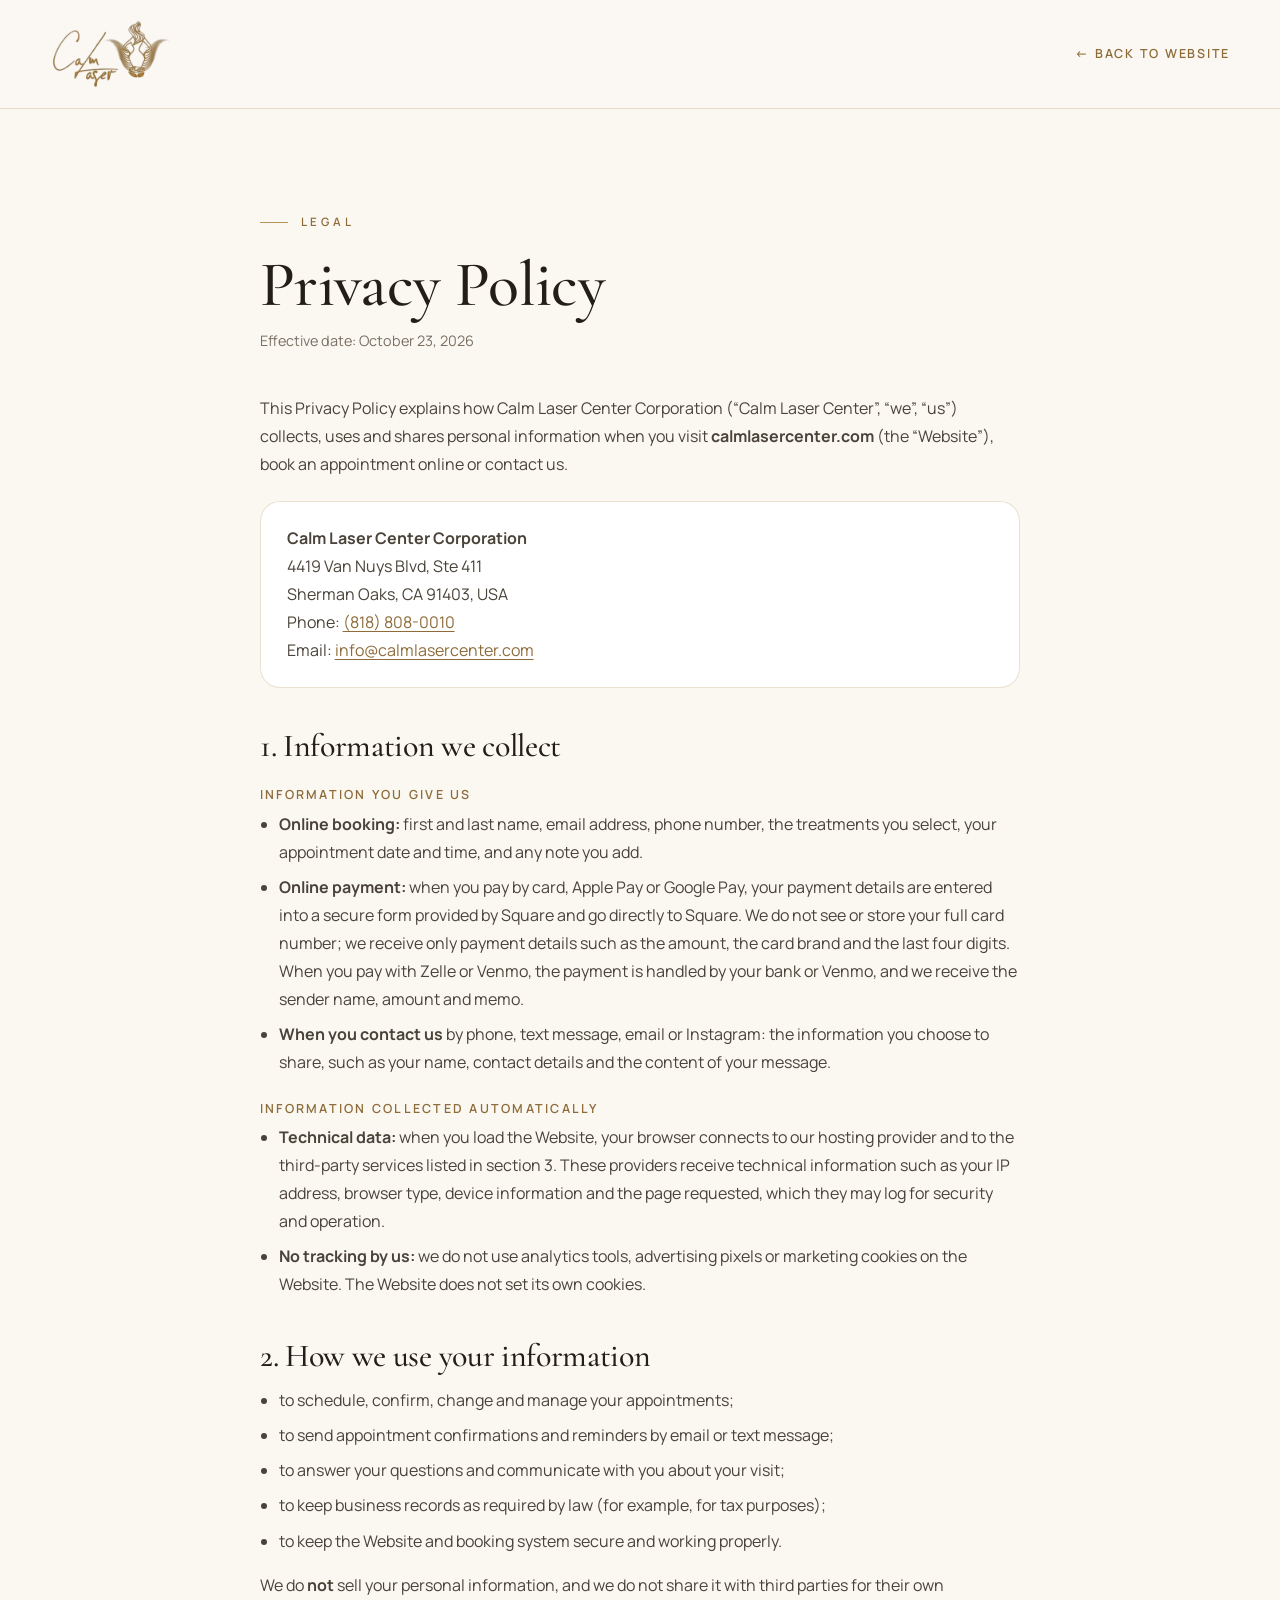
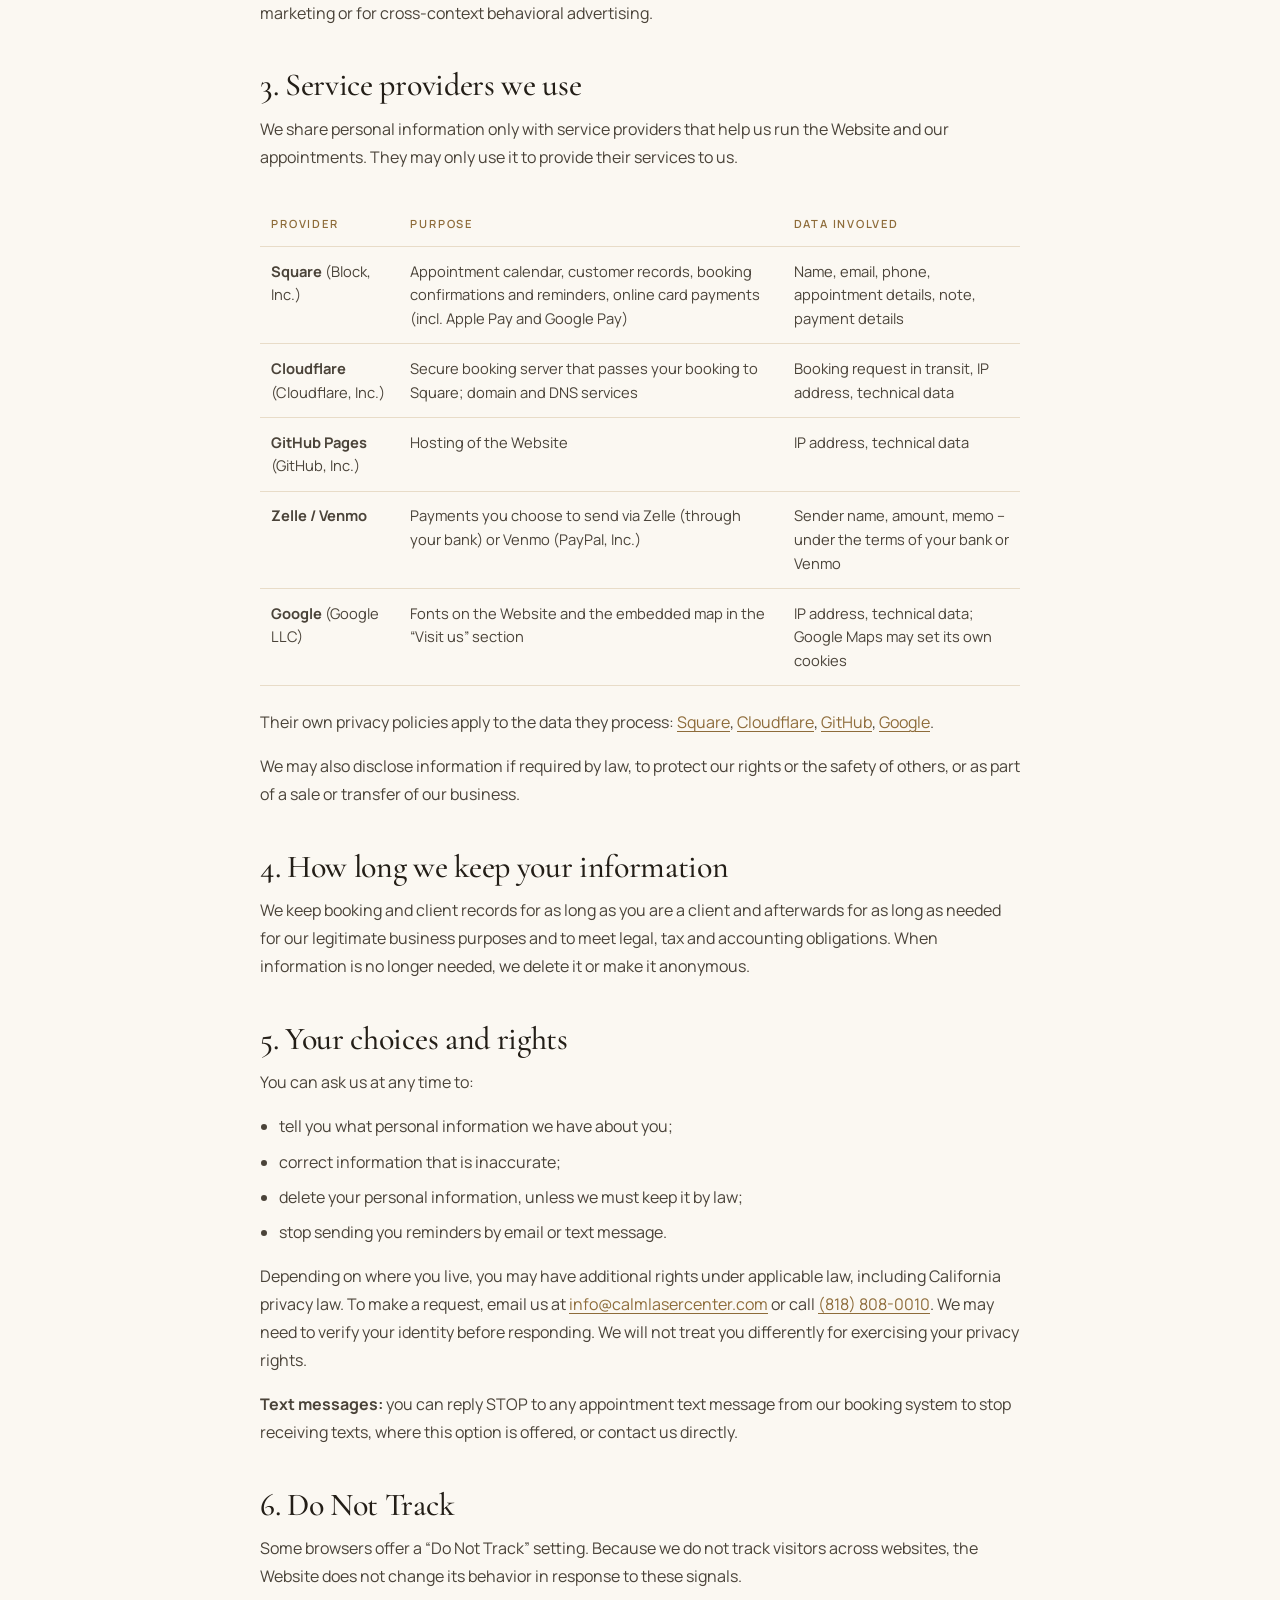
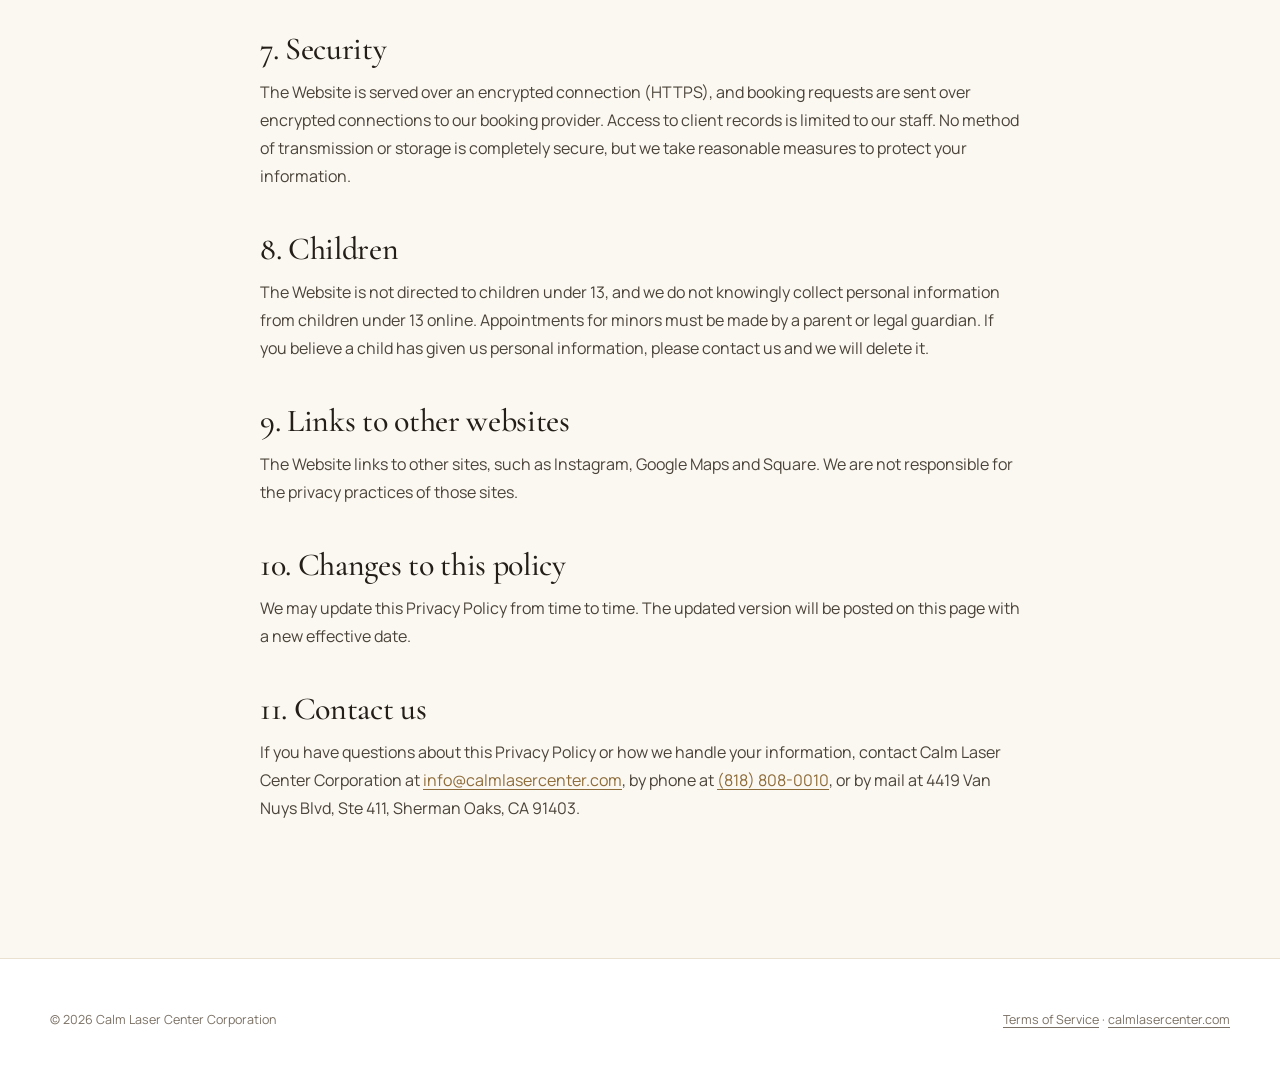
<file: privacy.html>
<!doctype html>
<html lang="en">
<head>
<meta charset="utf-8">
<meta name="viewport" content="width=device-width, initial-scale=1">
<title>Privacy Policy – Calm Laser Center</title>
<meta name="description" content="How Calm Laser Center Corporation collects and uses personal information on calmlasercenter.com and for appointment bookings.">
<link rel="canonical" href="https://calmlasercenter.com/privacy.html">
<link rel="icon" href="assets/favicon.svg" type="image/svg+xml">
<link rel="preconnect" href="https://fonts.googleapis.com">
<link rel="preconnect" href="https://fonts.gstatic.com" crossorigin>
<link href="https://fonts.googleapis.com/css2?family=Cormorant+Garamond:ital,wght@0,400;0,500;0,600;1,400;1,500&family=Manrope:wght@300;400;500;600&display=swap" rel="stylesheet">
<link rel="stylesheet" href="assets/styles.css">
<style>
  .legal-top{border-bottom:1px solid var(--line);background:rgba(251,248,242,.92)}
  .legal-top .wrap{display:flex;align-items:center;justify-content:space-between;gap:1rem;padding-block:18px}
  .legal-top img{height:72px;width:auto;display:block}
  .legal-back{font-size:.78rem;letter-spacing:.14em;text-transform:uppercase;font-weight:600;color:var(--gold-deep)}
  .legal-back:hover{color:var(--ink)}
  .legal{max-width:760px;margin-inline:auto;padding:clamp(48px,8vw,96px) 0 clamp(64px,10vw,120px)}
  .legal h1{font-size:clamp(2.6rem,6vw,4rem);margin:1.2rem 0 .6rem;text-wrap:balance}
  .legal .meta{color:var(--muted);font-size:.9rem;margin-bottom:2.6rem}
  .legal h2{font-size:clamp(1.6rem,3vw,2rem);margin:2.6rem 0 .8rem;text-wrap:balance}
  .legal h3{font-family:var(--sans);font-size:.78rem;letter-spacing:.18em;text-transform:uppercase;font-weight:600;color:var(--gold-deep);margin:1.6rem 0 .5rem}
  .legal p,.legal li{color:#4A4339;font-size:1rem;line-height:1.75}
  .legal p{margin-bottom:1rem}
  .legal ul{padding-left:1.2rem;margin-bottom:1rem}
  .legal li{margin-bottom:.45rem}
  .legal a{color:var(--gold-deep);text-decoration:underline;text-underline-offset:3px}
  .legal .box{border:1px solid var(--line);border-radius:20px;background:var(--white);padding:1.4rem 1.6rem;margin:1.4rem 0}
  .legal .box p:last-child{margin-bottom:0}
  .legal table{width:100%;border-collapse:collapse;margin:1rem 0 1.4rem;font-size:.92rem}
  .legal th,.legal td{text-align:left;vertical-align:top;padding:.8rem .7rem;border-bottom:1px solid var(--line)}
  .legal th{font-size:.7rem;letter-spacing:.16em;text-transform:uppercase;color:var(--gold-deep);font-weight:600}
  .legal td{color:#4A4339}
  .table-scroll{overflow-x:auto}
  @media (max-width:600px){.legal-top img{height:56px}}
</style>
</head>
<body>
<header class="legal-top">
  <div class="wrap">
    <a href="./" aria-label="Calm Laser Center – home"><img src="assets/logo-on-light.png" alt="Calm Laser Center" width="910" height="536"></a>
    <a class="legal-back" href="./">← Back to website</a>
  </div>
</header>

<main class="wrap">
  <article class="legal">
    <span class="eyebrow">Legal</span>
    <h1>Privacy Policy</h1>
    <p class="meta">Effective date: October 23, 2026</p>

    <p>This Privacy Policy explains how Calm Laser Center Corporation (“Calm Laser Center”, “we”, “us”) collects, uses and shares personal information when you visit <b>calmlasercenter.com</b> (the “Website”), book an appointment online or contact us.</p>

    <div class="box">
      <p><b>Calm Laser Center Corporation</b><br>
      4419 Van Nuys Blvd, Ste 411<br>
      Sherman Oaks, CA 91403, USA<br>
      Phone: <a href="tel:+18188080010">(818) 808-0010</a><br>
      Email: <a href="mailto:info@calmlasercenter.com">info@calmlasercenter.com</a></p>
    </div>

    <h2>1. Information we collect</h2>
    <h3>Information you give us</h3>
    <ul>
      <li><b>Online booking:</b> first and last name, email address, phone number, the treatments you select, your appointment date and time, and any note you add.</li>
      <li><b>Online payment:</b> when you pay by card, Apple Pay or Google Pay, your payment details are entered into a secure form provided by Square and go directly to Square. We do not see or store your full card number; we receive only payment details such as the amount, the card brand and the last four digits. When you pay with Zelle or Venmo, the payment is handled by your bank or Venmo, and we receive the sender name, amount and memo.</li>
      <li><b>When you contact us</b> by phone, text message, email or Instagram: the information you choose to share, such as your name, contact details and the content of your message.</li>
    </ul>
    <h3>Information collected automatically</h3>
    <ul>
      <li><b>Technical data:</b> when you load the Website, your browser connects to our hosting provider and to the third-party services listed in section 3. These providers receive technical information such as your IP address, browser type, device information and the page requested, which they may log for security and operation.</li>
      <li><b>No tracking by us:</b> we do not use analytics tools, advertising pixels or marketing cookies on the Website. The Website does not set its own cookies.</li>
    </ul>

    <h2>2. How we use your information</h2>
    <ul>
      <li>to schedule, confirm, change and manage your appointments;</li>
      <li>to send appointment confirmations and reminders by email or text message;</li>
      <li>to answer your questions and communicate with you about your visit;</li>
      <li>to keep business records as required by law (for example, for tax purposes);</li>
      <li>to keep the Website and booking system secure and working properly.</li>
    </ul>
    <p>We do <b>not</b> sell your personal information, and we do not share it with third parties for their own marketing or for cross-context behavioral advertising.</p>

    <h2>3. Service providers we use</h2>
    <p>We share personal information only with service providers that help us run the Website and our appointments. They may only use it to provide their services to us.</p>
    <div class="table-scroll">
      <table>
        <thead><tr><th>Provider</th><th>Purpose</th><th>Data involved</th></tr></thead>
        <tbody>
          <tr><td><b>Square</b> (Block, Inc.)</td><td>Appointment calendar, customer records, booking confirmations and reminders, online card payments (incl. Apple Pay and Google Pay)</td><td>Name, email, phone, appointment details, note, payment details</td></tr>
          <tr><td><b>Cloudflare</b> (Cloudflare, Inc.)</td><td>Secure booking server that passes your booking to Square; domain and DNS services</td><td>Booking request in transit, IP address, technical data</td></tr>
          <tr><td><b>GitHub Pages</b> (GitHub, Inc.)</td><td>Hosting of the Website</td><td>IP address, technical data</td></tr>
          <tr><td><b>Zelle / Venmo</b></td><td>Payments you choose to send via Zelle (through your bank) or Venmo (PayPal, Inc.)</td><td>Sender name, amount, memo – under the terms of your bank or Venmo</td></tr>
          <tr><td><b>Google</b> (Google LLC)</td><td>Fonts on the Website and the embedded map in the “Visit us” section</td><td>IP address, technical data; Google Maps may set its own cookies</td></tr>
        </tbody>
      </table>
    </div>
    <p>Their own privacy policies apply to the data they process:
      <a href="https://squareup.com/us/en/legal/general/privacy" target="_blank" rel="noopener">Square</a>,
      <a href="https://www.cloudflare.com/privacypolicy/" target="_blank" rel="noopener">Cloudflare</a>,
      <a href="https://docs.github.com/en/site-policy/privacy-policies/github-general-privacy-statement" target="_blank" rel="noopener">GitHub</a>,
      <a href="https://policies.google.com/privacy" target="_blank" rel="noopener">Google</a>.</p>
    <p>We may also disclose information if required by law, to protect our rights or the safety of others, or as part of a sale or transfer of our business.</p>

    <h2>4. How long we keep your information</h2>
    <p>We keep booking and client records for as long as you are a client and afterwards for as long as needed for our legitimate business purposes and to meet legal, tax and accounting obligations. When information is no longer needed, we delete it or make it anonymous.</p>

    <h2>5. Your choices and rights</h2>
    <p>You can ask us at any time to:</p>
    <ul>
      <li>tell you what personal information we have about you;</li>
      <li>correct information that is inaccurate;</li>
      <li>delete your personal information, unless we must keep it by law;</li>
      <li>stop sending you reminders by email or text message.</li>
    </ul>
    <p>Depending on where you live, you may have additional rights under applicable law, including California privacy law. To make a request, email us at <a href="mailto:info@calmlasercenter.com">info@calmlasercenter.com</a> or call <a href="tel:+18188080010">(818) 808-0010</a>. We may need to verify your identity before responding. We will not treat you differently for exercising your privacy rights.</p>
    <p><b>Text messages:</b> you can reply STOP to any appointment text message from our booking system to stop receiving texts, where this option is offered, or contact us directly.</p>

    <h2>6. Do Not Track</h2>
    <p>Some browsers offer a “Do Not Track” setting. Because we do not track visitors across websites, the Website does not change its behavior in response to these signals.</p>

    <h2>7. Security</h2>
    <p>The Website is served over an encrypted connection (HTTPS), and booking requests are sent over encrypted connections to our booking provider. Access to client records is limited to our staff. No method of transmission or storage is completely secure, but we take reasonable measures to protect your information.</p>

    <h2>8. Children</h2>
    <p>The Website is not directed to children under 13, and we do not knowingly collect personal information from children under 13 online. Appointments for minors must be made by a parent or legal guardian. If you believe a child has given us personal information, please contact us and we will delete it.</p>

    <h2>9. Links to other websites</h2>
    <p>The Website links to other sites, such as Instagram, Google Maps and Square. We are not responsible for the privacy practices of those sites.</p>

    <h2>10. Changes to this policy</h2>
    <p>We may update this Privacy Policy from time to time. The updated version will be posted on this page with a new effective date.</p>

    <h2>11. Contact us</h2>
    <p>If you have questions about this Privacy Policy or how we handle your information, contact Calm Laser Center Corporation at <a href="mailto:info@calmlasercenter.com">info@calmlasercenter.com</a>, by phone at <a href="tel:+18188080010">(818) 808-0010</a>, or by mail at 4419 Van Nuys Blvd, Ste 411, Sherman Oaks, CA 91403.</p>
  </article>
</main>

<footer>
  <div class="wrap">
    <div class="foot-bottom" style="margin-top:0;border-top:0;padding-top:0"><span>© 2026 Calm Laser Center Corporation</span><span><a href="terms.html">Terms of Service</a> · <a href="./">calmlasercenter.com</a></span></div>
  </div>
</footer>
</body>
</html>
</file>
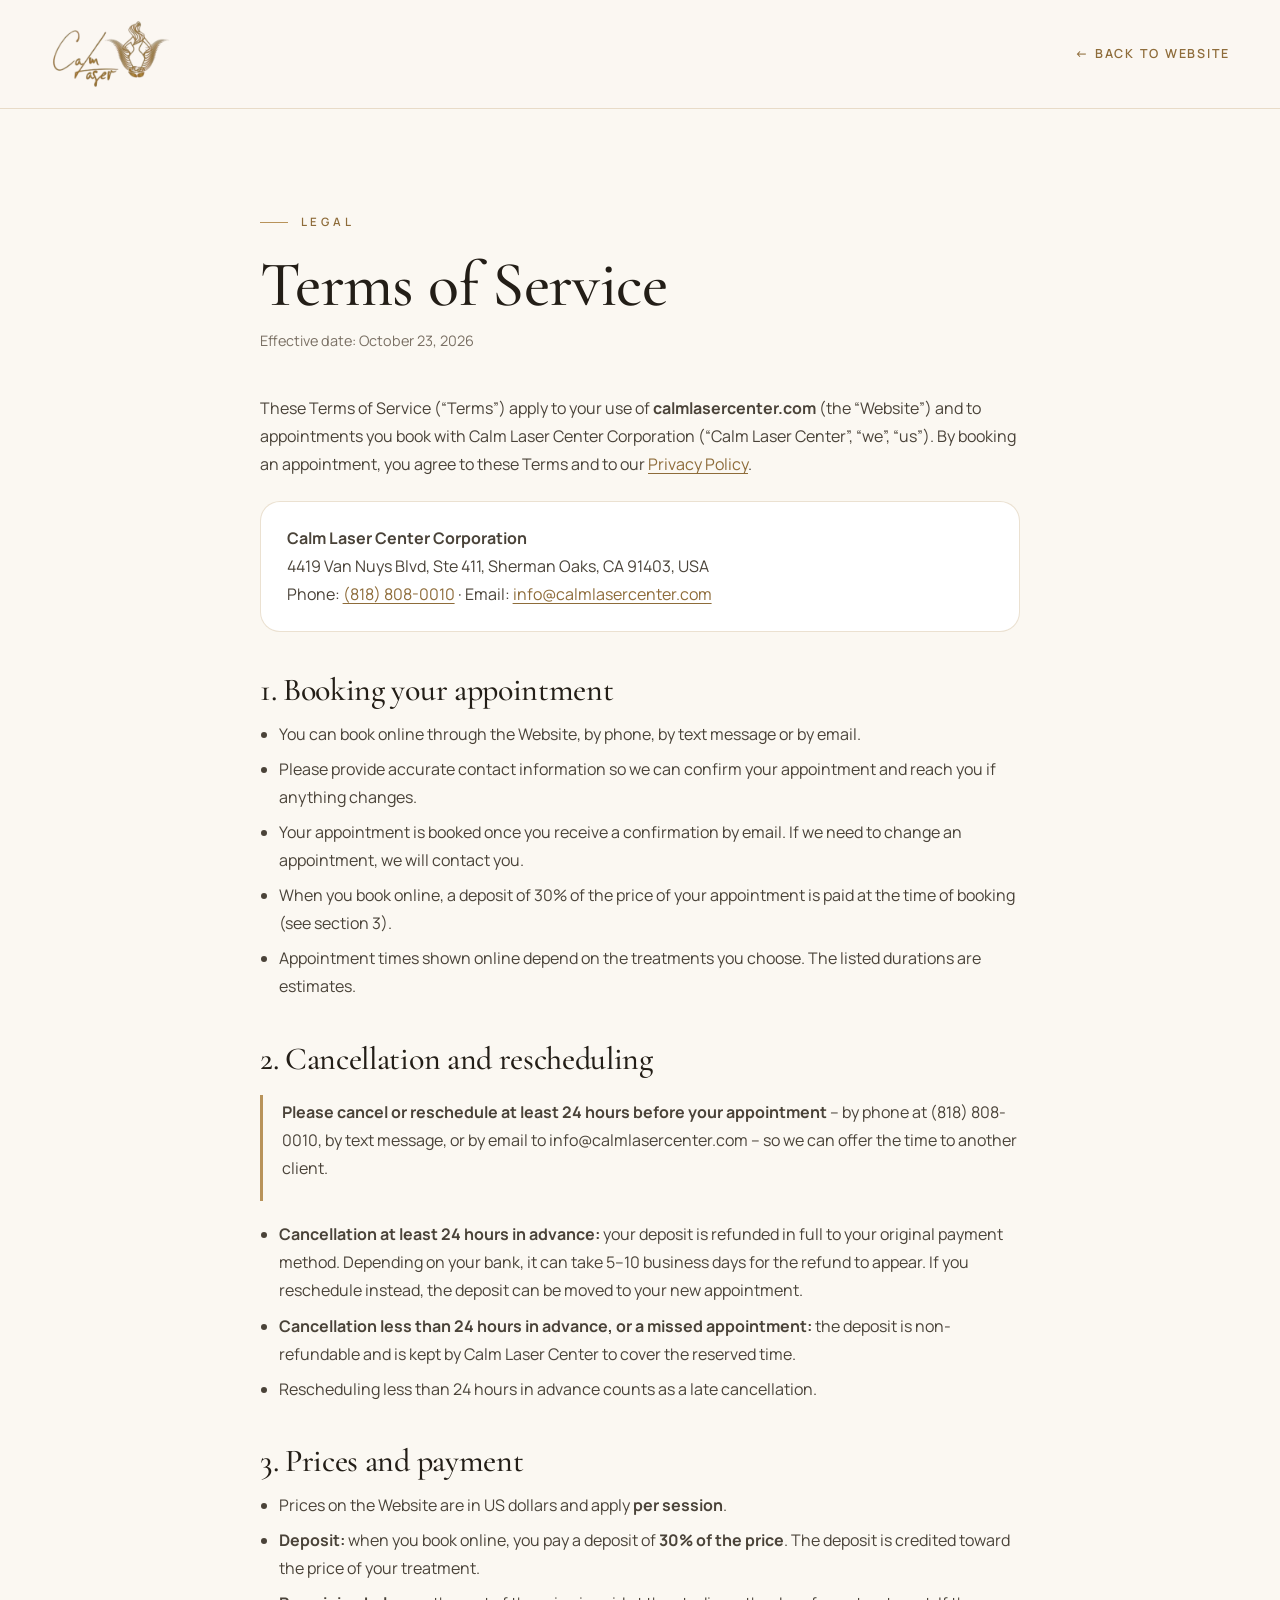
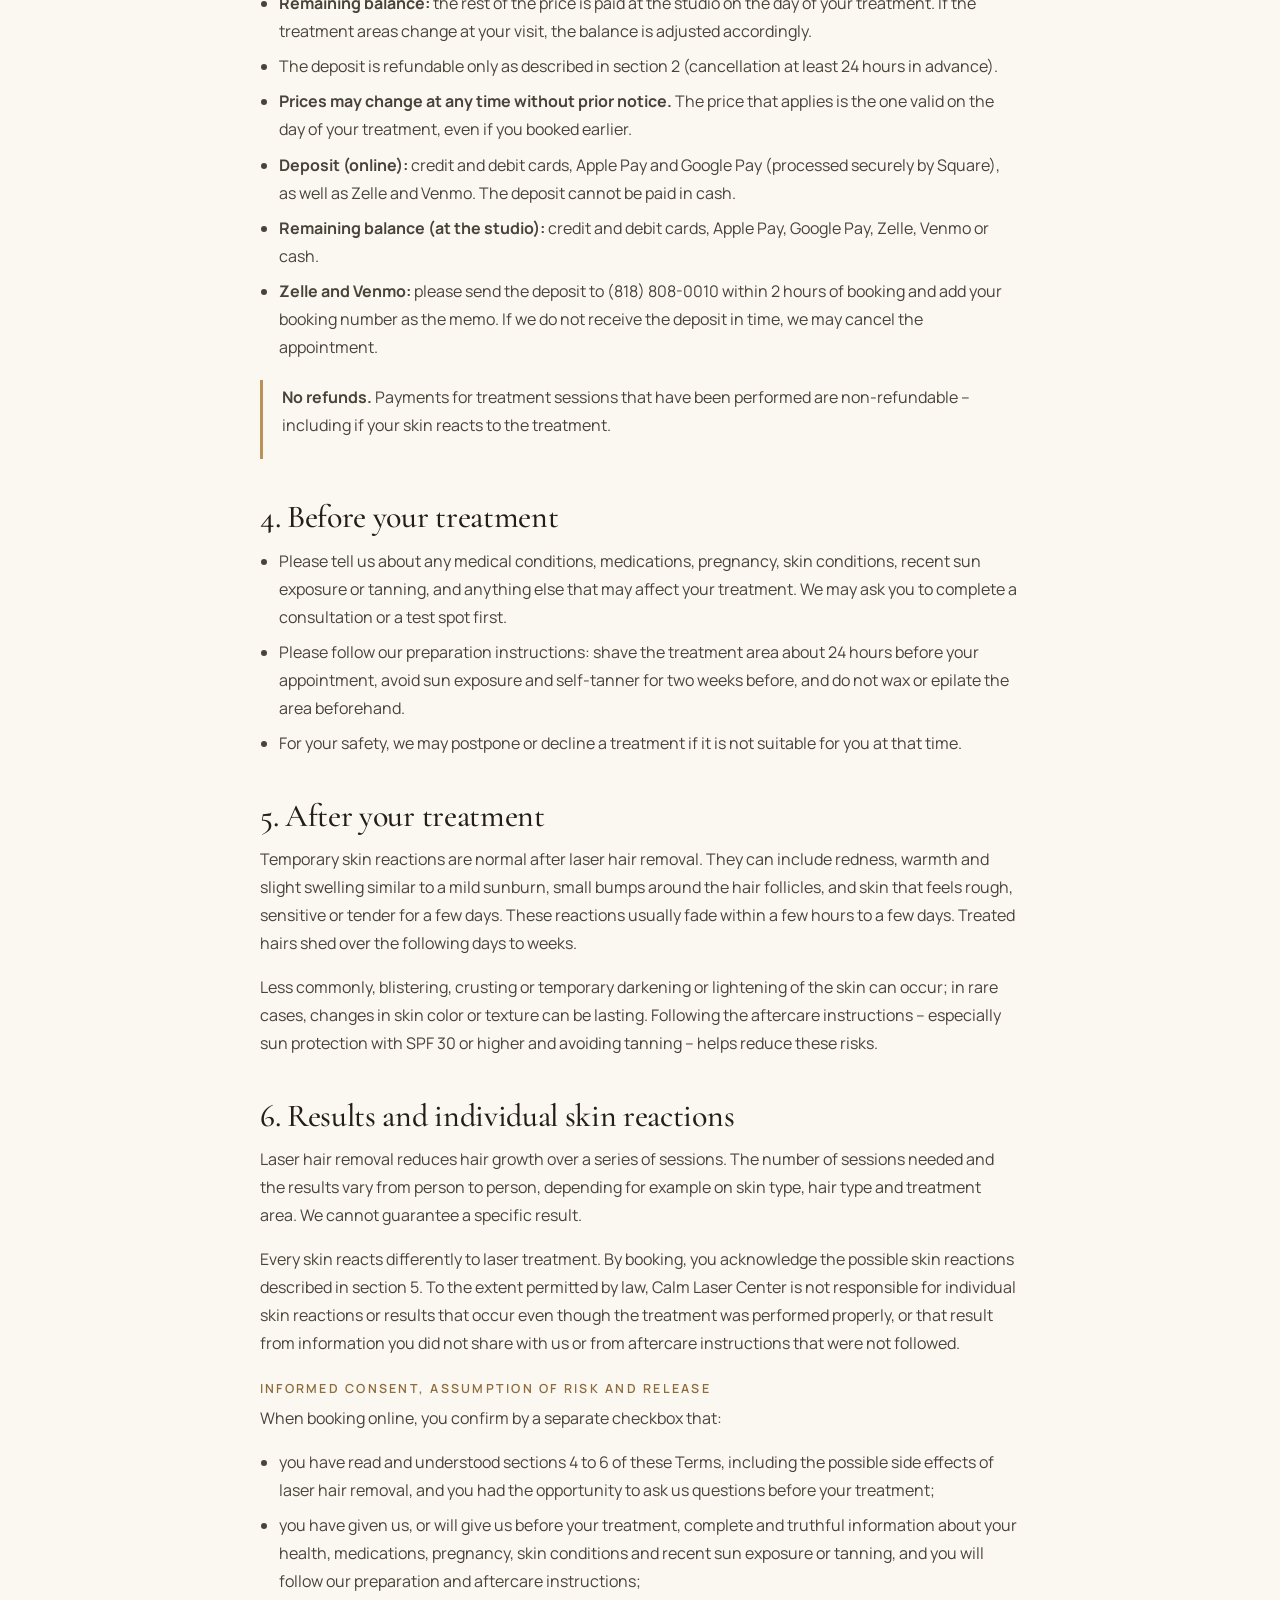
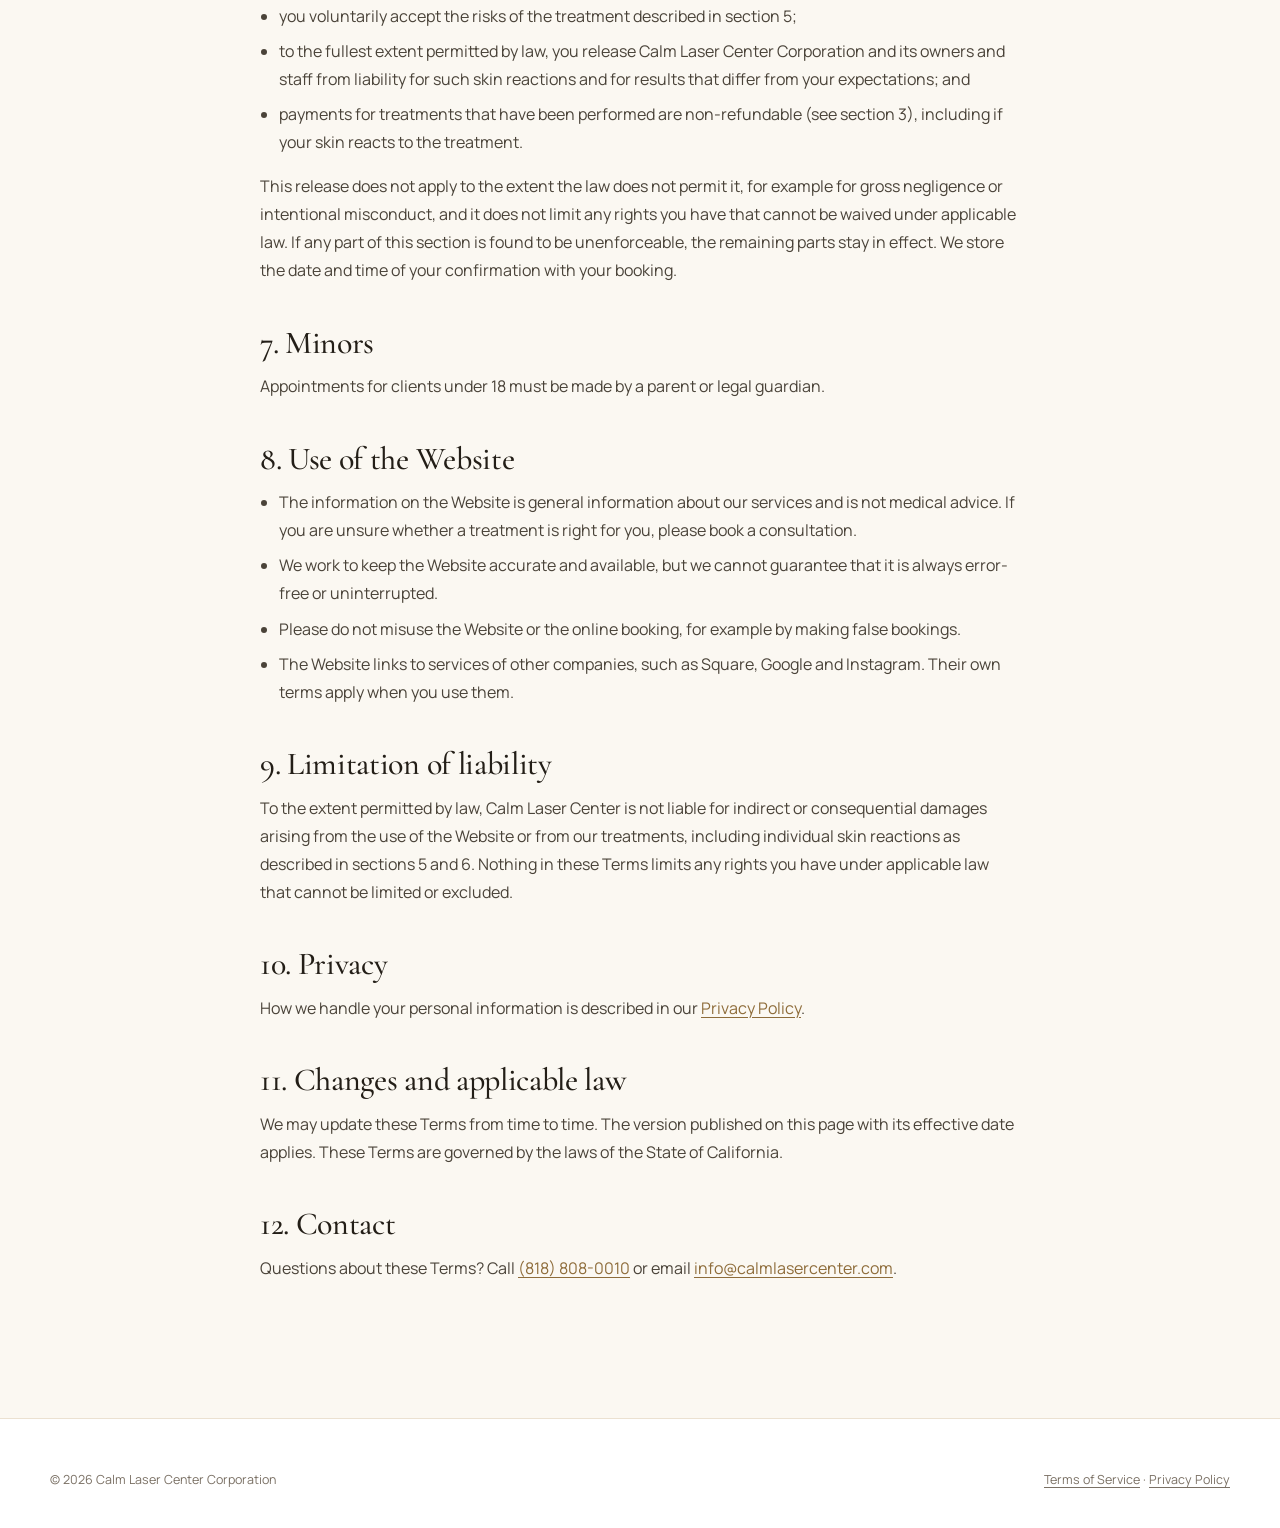
<file: terms.html>
<!doctype html>
<html lang="en">
<head>
<meta charset="utf-8">
<meta name="viewport" content="width=device-width, initial-scale=1">
<title>Terms of Service – Calm Laser Center</title>
<meta name="description" content="Terms of Service for appointments and use of calmlasercenter.com – Calm Laser Center Corporation, Sherman Oaks, CA.">
<link rel="canonical" href="https://calmlasercenter.com/terms.html">
<link rel="icon" href="assets/favicon.ico" sizes="any">
<link rel="icon" href="assets/favicon-32.png" type="image/png" sizes="32x32">
<link rel="apple-touch-icon" href="assets/apple-touch-icon.png">
<link rel="preconnect" href="https://fonts.googleapis.com">
<link rel="preconnect" href="https://fonts.gstatic.com" crossorigin>
<link href="https://fonts.googleapis.com/css2?family=Cormorant+Garamond:ital,wght@0,400;0,500;0,600;1,400;1,500&family=Manrope:wght@300;400;500;600&display=swap" rel="stylesheet">
<link rel="stylesheet" href="assets/styles.css">
<style>
  .legal-top{border-bottom:1px solid var(--line);background:rgba(251,248,242,.92)}
  .legal-top .wrap{display:flex;align-items:center;justify-content:space-between;gap:1rem;padding-block:18px}
  .legal-top img{height:72px;width:auto;display:block}
  .legal-back{font-size:.78rem;letter-spacing:.14em;text-transform:uppercase;font-weight:600;color:var(--gold-deep)}
  .legal-back:hover{color:var(--ink)}
  .legal{max-width:760px;margin-inline:auto;padding:clamp(48px,8vw,96px) 0 clamp(64px,10vw,120px)}
  .legal h1{font-size:clamp(2.6rem,6vw,4rem);margin:1.2rem 0 .6rem;text-wrap:balance}
  .legal .meta{color:var(--muted);font-size:.9rem;margin-bottom:2.6rem}
  .legal h2{font-size:clamp(1.6rem,3vw,2rem);margin:2.6rem 0 .8rem;text-wrap:balance}
  .legal p,.legal li{color:#4A4339;font-size:1rem;line-height:1.75}
  .legal p{margin-bottom:1rem}
  .legal ul{padding-left:1.2rem;margin-bottom:1rem}
  .legal li{margin-bottom:.45rem}
  .legal a{color:var(--gold-deep);text-decoration:underline;text-underline-offset:3px}
  .legal .box{border:1px solid var(--line);border-radius:20px;background:var(--white);padding:1.4rem 1.6rem;margin:1.4rem 0}
  .legal .box p:last-child{margin-bottom:0}
  .legal .key{border-left:3px solid var(--gold);padding:.2rem 0 .2rem 1.2rem;margin:1.2rem 0}
  @media (max-width:600px){.legal-top img{height:56px}}
</style>
</head>
<body>
<header class="legal-top">
  <div class="wrap">
    <a href="./" aria-label="Calm Laser Center – home"><img src="assets/logo-on-light.png" alt="Calm Laser Center" width="910" height="536"></a>
    <a class="legal-back" href="./">← Back to website</a>
  </div>
</header>

<main class="wrap">
  <article class="legal">
    <span class="eyebrow">Legal</span>
    <h1>Terms of Service</h1>
    <p class="meta">Effective date: October 23, 2026</p>

    <p>These Terms of Service (“Terms”) apply to your use of <b>calmlasercenter.com</b> (the “Website”) and to appointments you book with Calm Laser Center Corporation (“Calm Laser Center”, “we”, “us”). By booking an appointment, you agree to these Terms and to our <a href="privacy.html">Privacy Policy</a>.</p>

    <div class="box">
      <p><b>Calm Laser Center Corporation</b><br>
      4419 Van Nuys Blvd, Ste 411, Sherman Oaks, CA 91403, USA<br>
      Phone: <a href="tel:+18188080010">(818) 808-0010</a> · Email: <a href="mailto:info@calmlasercenter.com">info@calmlasercenter.com</a></p>
    </div>

    <h2>1. Booking your appointment</h2>
    <ul>
      <li>You can book online through the Website, by phone, by text message or by email.</li>
      <li>Please provide accurate contact information so we can confirm your appointment and reach you if anything changes.</li>
      <li>Your appointment is booked once you receive a confirmation by email. If we need to change an appointment, we will contact you.</li>
      <li>When you book online, a deposit of 30% of the price of your appointment is paid at the time of booking (see section 3).</li>
      <li>Appointment times shown online depend on the treatments you choose. The listed durations are estimates.</li>
    </ul>

    <h2>2. Cancellation and rescheduling</h2>
    <div class="key">
      <p><b>Please cancel or reschedule at least 24 hours before your appointment</b> – by phone at (818) 808-0010, by text message, or by email to info@calmlasercenter.com – so we can offer the time to another client.</p>
    </div>
    <ul>
      <li><b>Cancellation at least 24 hours in advance:</b> your deposit is refunded in full to your original payment method. Depending on your bank, it can take 5–10 business days for the refund to appear. If you reschedule instead, the deposit can be moved to your new appointment.</li>
      <li><b>Cancellation less than 24 hours in advance, or a missed appointment:</b> the deposit is non-refundable and is kept by Calm Laser Center to cover the reserved time.</li>
      <li>Rescheduling less than 24 hours in advance counts as a late cancellation.</li>
    </ul>

    <h2>3. Prices and payment</h2>
    <ul>
      <li>Prices on the Website are in US dollars and apply <b>per session</b>.</li>
      <li><b>Deposit:</b> when you book online, you pay a deposit of <b>30% of the price</b>. The deposit is credited toward the price of your treatment.</li>
      <li><b>Remaining balance:</b> the rest of the price is paid at the studio on the day of your treatment. If the treatment areas change at your visit, the balance is adjusted accordingly.</li>
      <li>The deposit is refundable only as described in section 2 (cancellation at least 24 hours in advance).</li>
      <li><b>Prices may change at any time without prior notice.</b> The price that applies is the one valid on the day of your treatment, even if you booked earlier.</li>
      <li><b>Deposit (online):</b> credit and debit cards, Apple Pay and Google Pay (processed securely by Square), as well as Zelle and Venmo. The deposit cannot be paid in cash.</li>
      <li><b>Remaining balance (at the studio):</b> credit and debit cards, Apple Pay, Google Pay, Zelle, Venmo or cash.</li>
      <li><b>Zelle and Venmo:</b> please send the deposit to (818) 808-0010 within 2 hours of booking and add your booking number as the memo. If we do not receive the deposit in time, we may cancel the appointment.</li>
    </ul>
    <div class="key">
      <p><b>No refunds.</b> Payments for treatment sessions that have been performed are non-refundable – including if your skin reacts to the treatment.</p>
    </div>

    <h2>4. Before your treatment</h2>
    <ul>
      <li>Please tell us about any medical conditions, medications, pregnancy, skin conditions, recent sun exposure or tanning, and anything else that may affect your treatment. We may ask you to complete a consultation or a test spot first.</li>
      <li>Please follow our preparation instructions: shave the treatment area about 24 hours before your appointment, avoid sun exposure and self-tanner for two weeks before, and do not wax or epilate the area beforehand.</li>
      <li>For your safety, we may postpone or decline a treatment if it is not suitable for you at that time.</li>
    </ul>

    <h2>5. After your treatment</h2>
    <p>Temporary skin reactions are normal after laser hair removal. They can include redness, warmth and slight swelling similar to a mild sunburn, small bumps around the hair follicles, and skin that feels rough, sensitive or tender for a few days. These reactions usually fade within a few hours to a few days. Treated hairs shed over the following days to weeks.</p>
    <p>Less commonly, blistering, crusting or temporary darkening or lightening of the skin can occur; in rare cases, changes in skin color or texture can be lasting. Following the aftercare instructions – especially sun protection with SPF 30 or higher and avoiding tanning – helps reduce these risks.</p>

    <h2>6. Results and individual skin reactions</h2>
    <p>Laser hair removal reduces hair growth over a series of sessions. The number of sessions needed and the results vary from person to person, depending for example on skin type, hair type and treatment area. We cannot guarantee a specific result.</p>
    <p>Every skin reacts differently to laser treatment. By booking, you acknowledge the possible skin reactions described in section 5. To the extent permitted by law, Calm Laser Center is not responsible for individual skin reactions or results that occur even though the treatment was performed properly, or that result from information you did not share with us or from aftercare instructions that were not followed.</p>
    <h3 style="font-family:var(--sans);font-size:.78rem;letter-spacing:.18em;text-transform:uppercase;font-weight:600;color:var(--gold-deep);margin:1.6rem 0 .5rem">Informed consent, assumption of risk and release</h3>
    <p>When booking online, you confirm by a separate checkbox that:</p>
    <ul>
      <li>you have read and understood sections 4 to 6 of these Terms, including the possible side effects of laser hair removal, and you had the opportunity to ask us questions before your treatment;</li>
      <li>you have given us, or will give us before your treatment, complete and truthful information about your health, medications, pregnancy, skin conditions and recent sun exposure or tanning, and you will follow our preparation and aftercare instructions;</li>
      <li>you voluntarily accept the risks of the treatment described in section 5;</li>
      <li>to the fullest extent permitted by law, you release Calm Laser Center Corporation and its owners and staff from liability for such skin reactions and for results that differ from your expectations; and</li>
      <li>payments for treatments that have been performed are non-refundable (see section 3), including if your skin reacts to the treatment.</li>
    </ul>
    <p>This release does not apply to the extent the law does not permit it, for example for gross negligence or intentional misconduct, and it does not limit any rights you have that cannot be waived under applicable law. If any part of this section is found to be unenforceable, the remaining parts stay in effect. We store the date and time of your confirmation with your booking.</p>

    <h2>7. Minors</h2>
    <p>Appointments for clients under 18 must be made by a parent or legal guardian.</p>

    <h2>8. Use of the Website</h2>
    <ul>
      <li>The information on the Website is general information about our services and is not medical advice. If you are unsure whether a treatment is right for you, please book a consultation.</li>
      <li>We work to keep the Website accurate and available, but we cannot guarantee that it is always error-free or uninterrupted.</li>
      <li>Please do not misuse the Website or the online booking, for example by making false bookings.</li>
      <li>The Website links to services of other companies, such as Square, Google and Instagram. Their own terms apply when you use them.</li>
    </ul>

    <h2>9. Limitation of liability</h2>
    <p>To the extent permitted by law, Calm Laser Center is not liable for indirect or consequential damages arising from the use of the Website or from our treatments, including individual skin reactions as described in sections 5 and 6. Nothing in these Terms limits any rights you have under applicable law that cannot be limited or excluded.</p>

    <h2>10. Privacy</h2>
    <p>How we handle your personal information is described in our <a href="privacy.html">Privacy Policy</a>.</p>

    <h2>11. Changes and applicable law</h2>
    <p>We may update these Terms from time to time. The version published on this page with its effective date applies. These Terms are governed by the laws of the State of California.</p>

    <h2>12. Contact</h2>
    <p>Questions about these Terms? Call <a href="tel:+18188080010">(818) 808-0010</a> or email <a href="mailto:info@calmlasercenter.com">info@calmlasercenter.com</a>.</p>
  </article>
</main>

<footer>
  <div class="wrap">
    <div class="foot-bottom" style="margin-top:0;border-top:0;padding-top:0"><span>© 2026 Calm Laser Center Corporation</span><span><a href="terms.html">Terms of Service</a> · <a href="privacy.html">Privacy Policy</a></span></div>
  </div>
</footer>
</body>
</html>
</file>
<file: assets/styles.css>
/* Calm Laser Center – styles
   Colors and fonts: edit the :root variables at the top. */
:root{
  --ivory:#FBF8F2;
  --white:#FFFFFF;
  --sand:#F3ECDF;
  --gold:#B8935A;
  --gold-deep:#8E6C3A;
  --gold-light:#E6D2A8;
  --ink:#231E17;
  --muted:#7A7064;
  --line:rgba(184,147,90,.28);
  --grad:linear-gradient(120deg,#8E6C3A 0%,#C9A56A 35%,#F1DFB4 50%,#C9A56A 65%,#8E6C3A 100%);
  --serif:"Cormorant Garamond",Georgia,serif;
  --sans:"Manrope",system-ui,sans-serif;
  --ease:cubic-bezier(.2,.7,.1,1);
}
*{box-sizing:border-box;margin:0;padding:0}
html{scroll-behavior:smooth}
body{background:var(--ivory);color:var(--ink);font-family:var(--sans);font-weight:400;line-height:1.6;overflow-x:hidden;-webkit-font-smoothing:antialiased}
a{color:inherit;text-decoration:none}
img{max-width:100%;display:block}
.wrap{width:min(1180px,100% - 32px);margin-inline:auto}
.eyebrow{font-size:.72rem;letter-spacing:.32em;text-transform:uppercase;color:var(--gold-deep);font-weight:600;display:inline-flex;align-items:center;gap:.8rem}
.eyebrow::before{content:"";width:28px;height:1px;background:var(--gold)}
h1,h2,h3{font-family:var(--serif);font-weight:500;line-height:1.05;letter-spacing:-.01em}
h2{font-size:clamp(2.2rem,5vw,3.8rem)}
.gold-text{background:var(--grad);background-size:250% 100%;-webkit-background-clip:text;background-clip:text;color:transparent;animation:shine 7s linear infinite}
@keyframes shine{to{background-position:-250% 0}}
em{font-style:italic}

/* Buttons */
.btn{position:relative;display:inline-flex;align-items:center;gap:.6rem;padding:1rem 1.8rem;border-radius:999px;font-size:.85rem;font-weight:600;letter-spacing:.08em;text-transform:uppercase;overflow:hidden;transition:transform .5s var(--ease),box-shadow .5s var(--ease)}
.btn-gold{background:var(--ink);color:var(--white)}
.btn-gold::before{content:"";position:absolute;inset:0;background:var(--grad);background-size:250% 100%;opacity:0;transition:opacity .5s var(--ease);animation:shine 4s linear infinite}
.btn-gold span{position:relative}
.btn-gold:hover::before{opacity:1}
.btn-gold:hover{transform:translateY(-2px);box-shadow:0 14px 34px -12px rgba(142,108,58,.6)}
.btn-ghost{border:1px solid var(--line);color:var(--ink)}
.btn-ghost:hover{border-color:var(--gold);transform:translateY(-2px)}
.btn .arrow{transition:transform .4s var(--ease)}
.btn:hover .arrow{transform:translateX(4px)}

/* Nav */
nav{position:fixed;inset:0 0 auto 0;z-index:50;transition:background .5s,backdrop-filter .5s,border-color .5s;border-bottom:1px solid transparent}
nav.scrolled{background:rgba(251,248,242,.82);backdrop-filter:blur(14px);-webkit-backdrop-filter:blur(14px);border-color:var(--line)}
.nav-in{display:flex;align-items:center;justify-content:space-between;height:190px;transition:height .7s var(--ease)}
nav.scrolled .nav-in{height:100px}
nav.scrolled .logo img{height:78px}
.logo{display:flex;align-items:center;gap:.7rem;font-family:var(--serif);font-size:1.5rem;letter-spacing:.02em}
.logo-mark{width:30px;height:30px;border-radius:50%;border:1px solid var(--gold);position:relative;display:grid;place-items:center}
.logo-mark::after{content:"";width:8px;height:8px;border-radius:50%;background:var(--gold);box-shadow:0 0 12px 3px rgba(201,165,106,.6);animation:pulse 3s ease-in-out infinite}
@keyframes pulse{50%{transform:scale(1.4);opacity:.7}}
.logo small{font-family:var(--sans);font-size:.6rem;letter-spacing:.32em;text-transform:uppercase;color:var(--gold-deep);display:block;margin-top:-2px}
.nav-links{display:flex;gap:2.2rem;font-size:.85rem;font-weight:500}
.nav-links a{position:relative;padding:.3rem 0}
.nav-links a::after{content:"";position:absolute;left:0;bottom:0;width:100%;height:1px;background:var(--gold);transform:scaleX(0);transform-origin:right;transition:transform .5s var(--ease)}
.nav-links a:hover::after{transform:scaleX(1);transform-origin:left}
.nav-cta{padding:.7rem 1.3rem;font-size:.72rem}
.burger{display:none;width:42px;height:42px;border-radius:50%;border:1px solid var(--line);background:none;cursor:pointer;position:relative}
.burger span{position:absolute;left:12px;right:12px;height:1px;background:var(--ink);transition:.4s var(--ease)}
.burger span:nth-child(1){top:17px}.burger span:nth-child(2){top:24px}
.menu-open .burger span:nth-child(1){top:20px;transform:rotate(45deg)}
.menu-open .burger span:nth-child(2){top:20px;transform:rotate(-45deg)}

/* Logo image */
.logo img{height:160px;width:auto;display:block;transition:height .7s var(--ease);opacity:0;animation:logoIn 1.4s .1s var(--ease) forwards}
@keyframes logoIn{from{opacity:0;transform:translateY(-6px) scale(.96);filter:blur(4px)}to{opacity:1;transform:none;filter:none}}
.logo-foot img{height:120px;opacity:1;animation:none}
@media (max-width:600px){.logo img{height:108px}.logo-foot img{height:96px}.nav-in{height:136px}nav.scrolled .nav-in{height:84px}nav.scrolled .logo img{height:60px}.hero{padding-top:170px}}
@media (prefers-reduced-motion:reduce){.logo img{opacity:1}}

/* Hero */
.hero{min-height:100svh;position:relative;display:flex;align-items:center;padding:220px 0 80px;overflow:hidden}
.hero-grid{display:grid;grid-template-columns:1.15fr .85fr;gap:3rem;align-items:center}
.hero h1{font-size:clamp(3.2rem,8.5vw,7.4rem);margin:1.4rem 0 1.6rem}
.line{display:block;overflow:hidden;padding-bottom:.16em;margin-bottom:-.16em}
.line > span{display:inline-block;transform:translateY(110%);animation:rise 1.2s var(--ease) forwards}
.line:nth-child(2) > span{animation-delay:.15s}
.line:nth-child(3) > span{animation-delay:.3s}
@keyframes rise{to{transform:none}}
.hero p.lead{max-width:440px;color:var(--muted);font-size:1.05rem;opacity:0;animation:fade 1s .7s var(--ease) forwards}
.hero-actions{display:flex;gap:1rem;flex-wrap:wrap;margin-top:2.4rem;opacity:0;animation:fade 1s .9s var(--ease) forwards}
.hero .eyebrow{opacity:0;animation:fade 1s .1s var(--ease) forwards}
@keyframes fade{from{opacity:0;transform:translateY(16px)}to{opacity:1;transform:none}}

/* Hero visual */
.orb-stage{position:relative;aspect-ratio:1;width:100%;max-width:480px;justify-self:end;opacity:0;animation:fade 1.4s .4s var(--ease) forwards}
.ring{position:absolute;inset:0;border-radius:50%;border:1px solid var(--line)}
.ring.r2{inset:11%;border-style:dashed;animation:spin 40s linear infinite}
.ring.r3{inset:24%;border-color:rgba(184,147,90,.45);animation:spin 26s linear infinite reverse}
.ring.r2::before,.ring.r3::before{content:"";position:absolute;top:-4px;left:50%;width:8px;height:8px;margin-left:-4px;border-radius:50%;background:var(--gold);box-shadow:0 0 14px 4px rgba(201,165,106,.55)}
@keyframes spin{to{transform:rotate(360deg)}}
.core{position:absolute;inset:34%;border-radius:50%;background:radial-gradient(circle at 35% 30%,#FFF8E6 0%,#E9D3A3 35%,#B8935A 75%,#8E6C3A 100%);box-shadow:0 30px 80px -20px rgba(142,108,58,.55),inset -10px -16px 30px rgba(110,80,40,.35);animation:float 7s ease-in-out infinite}
@keyframes float{50%{transform:translateY(-14px)}}
.beam{position:absolute;left:-10%;right:-10%;top:50%;height:1px;background:linear-gradient(90deg,transparent,var(--gold-light),#fff,var(--gold-light),transparent);box-shadow:0 0 18px 2px rgba(230,210,168,.9);animation:sweep 5.5s var(--ease) infinite}
@keyframes sweep{0%{top:12%;opacity:0}12%{opacity:1}50%{top:88%;opacity:1}62%{opacity:0}100%{top:12%;opacity:0}}
.tag{position:absolute;background:rgba(255,255,255,.85);backdrop-filter:blur(8px);border:1px solid var(--line);border-radius:999px;padding:.55rem 1rem;font-size:.75rem;font-weight:500;display:flex;gap:.5rem;align-items:center;box-shadow:0 10px 30px -15px rgba(35,30,23,.25);animation:float 6s ease-in-out infinite}
.tag i{width:7px;height:7px;border-radius:50%;background:var(--gold)}
.tag.t1{top:14%;left:-6%}.tag.t2{bottom:16%;right:-4%;animation-delay:-3s}
.hero-bg{position:absolute;inset:0;pointer-events:none;z-index:-1}
.blob{position:absolute;border-radius:50%;filter:blur(70px);opacity:.55}
.blob.b1{width:520px;height:520px;background:#F1E2C2;top:-160px;right:-120px}
.blob.b2{width:380px;height:380px;background:#FFFFFF;bottom:-120px;left:-100px}
.scroll-hint{position:absolute;bottom:28px;left:50%;transform:translateX(-50%);font-size:.65rem;letter-spacing:.3em;text-transform:uppercase;color:var(--muted);display:flex;flex-direction:column;align-items:center;gap:.6rem}
.scroll-hint::after{content:"";width:1px;height:44px;background:linear-gradient(var(--gold),transparent);animation:drip 2.2s ease-in-out infinite;transform-origin:top}
@keyframes drip{0%{transform:scaleY(0)}50%{transform:scaleY(1)}100%{transform:scaleY(1);opacity:0}}

/* Hero info card */
.hero-card{justify-self:end;width:100%;max-width:440px;background:rgba(255,255,255,.9);backdrop-filter:blur(10px);-webkit-backdrop-filter:blur(10px);border:1px solid var(--line);border-radius:28px;padding:2rem;box-shadow:0 40px 80px -40px rgba(142,108,58,.45);opacity:0;animation:fade 1.2s .5s var(--ease) forwards}
.hc-status{display:inline-flex;align-items:center;gap:.6rem;font-size:.72rem;letter-spacing:.14em;text-transform:uppercase;font-weight:600;color:var(--gold-deep);padding:.5rem .95rem;border-radius:999px;background:var(--ivory);border:1px solid var(--line);margin-bottom:.8rem}
.hc-status i{width:8px;height:8px;border-radius:50%;background:var(--gold);animation:pulse 2.4s ease-in-out infinite}
.hc-status.open i{background:#5E8C61;box-shadow:0 0 0 4px rgba(94,140,97,.15)}
.hc-status.closed i{background:#B5A99A;animation:none}
.hc-list > div{display:grid;grid-template-columns:88px minmax(0,1fr);gap:1rem;padding:1rem 0;border-bottom:1px solid var(--line)}
.hc-list dt{font-size:.66rem;letter-spacing:.22em;text-transform:uppercase;color:var(--gold-deep);font-weight:600;padding-top:.25rem}
.hc-list dd{font-size:.95rem;color:var(--ink);line-height:1.55;overflow-wrap:anywhere}
.hc-list a{transition:color .3s}
.hc-list a:hover{color:var(--gold-deep)}
.hc-price{display:flex;justify-content:space-between;align-items:baseline;gap:1rem;margin-top:1.4rem;padding:1rem 1.3rem;border-radius:18px;background:var(--ink);color:var(--ivory);transition:transform .4s var(--ease),box-shadow .4s}
.hc-price span{font-size:.72rem;letter-spacing:.16em;text-transform:uppercase;color:#C9B997}
.hc-price b{font-family:var(--serif);font-weight:500;font-size:1.7rem;background:var(--grad);background-size:250% 100%;-webkit-background-clip:text;background-clip:text;color:transparent;animation:shine 6s linear infinite}
.hc-price:hover{transform:translateY(-3px);box-shadow:0 18px 30px -18px rgba(35,30,23,.7)}
@media (max-width:980px){.hero-card{justify-self:stretch;max-width:none}}
@media (max-width:600px){.hero-card{padding:1.4rem}.hc-list > div{grid-template-columns:72px minmax(0,1fr);gap:.8rem}.hc-list dd{font-size:.9rem}.hc-price{padding:.9rem 1.1rem}.hc-price span{font-size:.64rem;letter-spacing:.12em}}
.hc-price b{white-space:nowrap}
@media (prefers-reduced-motion:reduce){.hero-card{opacity:1;transform:none}}

/* Marquee */
.marquee{border-block:1px solid var(--line);background:var(--white);overflow:hidden;padding:1.4rem 0}
.marquee-track{display:flex;gap:3rem;width:max-content;animation:marq 32s linear infinite;font-family:var(--serif);font-size:clamp(1.4rem,3vw,2rem);font-style:italic;color:var(--ink)}
.marquee-track span{display:flex;align-items:center;gap:3rem;white-space:nowrap}
.marquee-track span::after{content:"✦";font-style:normal;font-size:.9rem;color:var(--gold)}
@keyframes marq{to{transform:translateX(-50%)}}

/* Sections */
section{padding:clamp(80px,12vw,150px) 0}
.reveal{opacity:0;transform:translateY(40px);transition:opacity 1.1s var(--ease),transform 1.1s var(--ease)}
.reveal.in{opacity:1;transform:none}
.d1{transition-delay:.1s}.d2{transition-delay:.2s}.d3{transition-delay:.3s}

/* About */
.about-grid{display:grid;grid-template-columns:1fr 1fr;gap:5rem;align-items:center}
.about-visual{position:relative;aspect-ratio:4/5;border-radius:220px 220px 24px 24px;overflow:hidden;background:linear-gradient(160deg,#FFFFFF 0%,#F3ECDF 55%,#E6D2A8 100%)}
.about-visual .arch-ring{position:absolute;inset:18px;border-radius:200px 200px 12px 12px;border:1px solid rgba(184,147,90,.5)}
.about-visual .glow{position:absolute;width:60%;aspect-ratio:1;border-radius:50%;left:20%;top:22%;background:radial-gradient(circle,rgba(255,255,255,.95),rgba(230,210,168,.0) 70%);animation:float 8s ease-in-out infinite}
.about-visual .ph{position:absolute;bottom:28px;left:0;right:0;text-align:center;font-size:.68rem;letter-spacing:.3em;text-transform:uppercase;color:var(--gold-deep)}
.about-visual .scan{position:absolute;left:0;right:0;height:120px;background:linear-gradient(transparent,rgba(255,255,255,.7),transparent);animation:scan 6s ease-in-out infinite}
@keyframes scan{0%{top:-120px}100%{top:100%}}
.about h2{margin:1.2rem 0 1.6rem}
.about p{color:var(--muted);margin-bottom:1.2rem;max-width:480px}
.pill-row{display:flex;flex-wrap:wrap;gap:.6rem;margin-top:2rem}
.pill{border:1px solid var(--line);border-radius:999px;padding:.5rem 1rem;font-size:.8rem;background:var(--white)}

.studio-video{position:absolute;inset:0;width:100%;height:100%;object-fit:cover;filter:saturate(.88) sepia(.14) contrast(1.03)}
.about-visual .tint{position:absolute;inset:0;background:linear-gradient(180deg,rgba(241,223,180,.10) 0%,rgba(142,108,58,.0) 45%,rgba(35,30,23,.35) 100%);pointer-events:none}
.about-visual .arch-ring{border-color:rgba(255,255,255,.55);z-index:1}
.vid-tag{position:absolute;left:50%;bottom:28px;transform:translateX(-50%);z-index:2;display:flex;align-items:center;gap:.55rem;white-space:nowrap;background:rgba(251,248,242,.9);backdrop-filter:blur(8px);-webkit-backdrop-filter:blur(8px);border-radius:999px;padding:.5rem 1rem;font-size:.7rem;letter-spacing:.22em;text-transform:uppercase;font-weight:600;color:var(--gold-deep)}
.vid-tag i{width:7px;height:7px;border-radius:50%;background:var(--gold);animation:pulse 2.4s ease-in-out infinite}

/* Studio slider */
.about-visual{touch-action:pan-y}
.slides,.slide{position:absolute;inset:0}
.slide{margin:0;opacity:0;transition:opacity 1.1s var(--ease)}
.slide.is-active{opacity:1}
.slide img,.slide video{width:100%;height:100%;object-fit:cover;display:block;filter:saturate(.88) sepia(.14) contrast(1.03)}
.slide img{transform:scale(1.08);transition:transform 6.5s linear}
.slide.is-active img{transform:scale(1)}
.about-visual .tint,.about-visual .arch-ring{z-index:1}
.sl-nav{position:absolute;top:50%;z-index:3;width:44px;height:44px;margin-top:-22px;border-radius:50%;border:1px solid rgba(255,255,255,.7);background:rgba(251,248,242,.88);backdrop-filter:blur(6px);-webkit-backdrop-filter:blur(6px);color:var(--gold-deep);font-size:1rem;cursor:pointer;opacity:0;transition:opacity .4s,transform .4s var(--ease)}
.sl-prev{left:18px}.sl-next{right:18px}
.about-visual:hover .sl-nav,.sl-nav:focus-visible{opacity:1}
.sl-nav:hover{transform:scale(1.08)}
@media (hover:none){.sl-nav{opacity:1;width:38px;height:38px;margin-top:-19px}}
.sl-dots{position:absolute;left:50%;bottom:26px;transform:translateX(-50%);z-index:3;display:flex;align-items:center;gap:8px;padding:9px 13px;border-radius:999px;background:rgba(251,248,242,.88);backdrop-filter:blur(8px);-webkit-backdrop-filter:blur(8px)}
.sl-dot{position:relative;width:8px;height:8px;border:0;padding:0;border-radius:999px;background:rgba(142,108,58,.3);cursor:pointer;transition:width .5s var(--ease)}
.sl-dot::before{content:"";position:absolute;inset:-9px -4px}
.sl-dot.on{width:34px}
.sl-dot i{position:absolute;inset:0;border-radius:inherit;background:var(--gold-deep);transform-origin:left;transform:scaleX(0)}
.sl-dot:focus-visible{outline:2px solid var(--gold);outline-offset:4px}
.slide--caption video{object-position:50% 100%}
.slide--wide{background:#E9DFCD;overflow:hidden}
.slide--wide img{position:absolute;inset:0}
.slide--wide img.bg{filter:blur(24px) saturate(.8) sepia(.25) brightness(1.06);transform:scale(1.3)!important;transition:none}
.slide--wide img:not(.bg){object-fit:contain;filter:saturate(.92) sepia(.1) contrast(1.03);box-shadow:none}
@media (prefers-reduced-motion:reduce){.slide img{transform:none}}

/* Treatments */
.treat{background:var(--white)}
.sec-head{display:flex;justify-content:space-between;align-items:end;gap:2rem;margin-bottom:4rem;flex-wrap:wrap}
.sec-head p{max-width:380px;color:var(--muted)}
.cards{display:grid;grid-template-columns:repeat(4,1fr);gap:1.2rem}
.card{position:relative;padding:2.2rem 1.8rem 2rem;border:1px solid var(--line);border-radius:22px;background:var(--ivory);overflow:hidden;transition:transform .6s var(--ease),box-shadow .6s var(--ease),border-color .6s;min-height:310px;display:flex;flex-direction:column}
.card::before{content:"";position:absolute;inset:0;background:linear-gradient(115deg,transparent 35%,rgba(255,255,255,.9) 50%,transparent 65%);transform:translateX(-100%);transition:transform 1s var(--ease)}
.card:hover::before{transform:translateX(100%)}
.card:hover{transform:translateY(-8px);box-shadow:0 30px 60px -30px rgba(142,108,58,.45);border-color:var(--gold)}
.card .num{font-family:var(--serif);font-size:.95rem;color:var(--gold-deep)}
.card .icon{width:50px;height:50px;margin:1.6rem 0 1.4rem;color:var(--gold)}
.card .icon svg{width:100%;height:100%}
.card h3{font-size:1.75rem;margin-bottom:.8rem}
.card p{font-size:.9rem;color:var(--muted);flex:1}
.card .more{margin-top:1.6rem;font-size:.75rem;letter-spacing:.18em;text-transform:uppercase;font-weight:600;display:flex;gap:.5rem;align-items:center;color:var(--gold-deep)}
.card .more::after{content:"→";transition:transform .4s var(--ease)}
.card:hover .more::after{transform:translateX(5px)}

.card-special{background:var(--ink);border-color:var(--ink)}
.card-special h3{color:var(--ivory)}
.card-special p{color:#C9B997}
.card-special .num,.card-special .more{color:var(--gold-light)}
.card-special .icon{color:var(--gold-light)}
.card-special::before{background:linear-gradient(115deg,transparent 35%,rgba(230,210,168,.18) 50%,transparent 65%)}

/* Pricing */
.pricing{background:var(--ivory)}
.gender{position:relative;display:inline-grid;grid-template-columns:1fr 1fr;padding:5px;border:1px solid var(--line);border-radius:999px;background:var(--white)}
.g-btn{position:relative;z-index:1;font:inherit;font-size:.76rem;letter-spacing:.16em;text-transform:uppercase;font-weight:600;padding:.8rem 1.7rem;border:0;background:none;color:var(--muted);cursor:pointer;border-radius:999px;transition:color .4s}
.g-btn.on{color:var(--white)}
.g-pill{position:absolute;top:5px;bottom:5px;left:5px;width:calc(50% - 5px);border-radius:999px;background:var(--ink);transition:transform .55s var(--ease)}
.gender[data-g="1"] .g-pill{transform:translateX(100%)}
.price-grid{display:grid;grid-template-columns:minmax(0,1fr) 340px;gap:2rem;align-items:start}
.price-main{background:var(--white);border:1px solid var(--line);border-radius:28px;padding:clamp(20px,3vw,36px);min-width:0}
.cats{display:flex;flex-wrap:wrap;gap:.5rem;padding-bottom:.4rem;margin-bottom:1.4rem;scrollbar-width:none}
.cats::-webkit-scrollbar{display:none}
.cat{flex:none;font:inherit;font-size:.86rem;padding:.65rem 1.15rem;border-radius:999px;border:1px solid var(--line);background:var(--ivory);color:var(--ink);cursor:pointer;transition:border-color .35s,transform .35s var(--ease)}
.cat:hover{border-color:var(--gold);transform:translateY(-2px)}
.cat.on{background:var(--grad);background-size:250% 100%;animation:shine 5s linear infinite;color:var(--white);border-color:transparent}
.plist{list-style:none;display:grid;grid-template-columns:1fr 1fr;column-gap:2.6rem}
.plist li{display:flex;align-items:baseline;gap:.7rem;padding:.95rem 0;border-bottom:1px solid var(--line);opacity:0;transform:translateY(8px);animation:slotIn .5s var(--ease) forwards}
.plist .pn{font-size:.95rem;color:var(--ink);min-width:0}
.plist .pn small{display:block;color:var(--muted);font-size:.76rem;margin-top:.1rem}
.plist .dots{flex:1;min-width:14px;border-bottom:1px dotted rgba(184,147,90,.55);transform:translateY(-5px)}
.plist .pp{font-family:var(--serif);font-size:1.4rem;color:var(--gold-deep);font-variant-numeric:tabular-nums;display:inline-block;white-space:nowrap}
.pp.flip{animation:flip .5s var(--ease)}
@keyframes flip{from{opacity:0;transform:translateY(60%)}to{opacity:1;transform:none}}
.plist li:only-child{grid-column:1/-1}
.pnote{margin-top:1.4rem;font-size:.82rem;color:var(--muted)}
.special{position:sticky;top:110px;overflow:hidden;background:var(--ink);color:var(--ivory);border-radius:28px;padding:2.4rem 2rem}
.special::before{content:"";position:absolute;width:420px;height:420px;border-radius:50%;background:radial-gradient(circle,rgba(184,147,90,.32),transparent 65%);top:-200px;right:-180px;pointer-events:none}
.special .beam{opacity:.35}
.special > *{position:relative}
.special .sum-k{color:var(--gold-light)}
.special h3{font-size:2.6rem;margin:.7rem 0 .2rem;color:var(--ivory)}
.sp-price{font-family:var(--serif);font-size:clamp(4rem,7vw,5.6rem);line-height:1;display:flex;align-items:flex-start;background:var(--grad);background-size:250% 100%;-webkit-background-clip:text;background-clip:text;color:transparent;animation:shine 6s linear infinite}
.sp-price .cur{font-size:.45em;margin-top:.25em}
.sp-price.flip #spPrice{animation:flip .5s var(--ease);display:inline-block}
.sp-who{color:#C9B997;font-size:.85rem;margin:.7rem 0 1.8rem;letter-spacing:.06em}
@media (max-width:980px){.price-grid{grid-template-columns:1fr}.special{position:relative;top:auto}}
@media (max-width:600px){.plist{grid-template-columns:1fr}.sec-head .gender{width:100%}.cats{flex-wrap:nowrap;overflow-x:auto;-webkit-mask-image:linear-gradient(90deg,#000 82%,transparent);mask-image:linear-gradient(90deg,#000 82%,transparent)}}
@media (prefers-reduced-motion:reduce){.slot,.plist li{opacity:1;transform:none}}

/* Process */
.steps{display:grid;grid-template-columns:repeat(4,1fr);gap:2rem;position:relative;margin-top:4rem}
.steps-line{position:absolute;top:26px;left:26px;right:26px;height:1px;background:var(--line)}
.steps-line i{position:absolute;inset:0;background:var(--grad);transform:scaleX(0);transform-origin:left;transition:transform 2.2s var(--ease)}
.steps.in .steps-line i{transform:scaleX(1)}
.step{position:relative}
.step .dot{width:52px;height:52px;border-radius:50%;background:var(--ivory);border:1px solid var(--gold);display:grid;place-items:center;font-family:var(--serif);font-size:1.25rem;color:var(--gold-deep);margin-bottom:1.6rem;position:relative;z-index:1}
.step h3{font-size:1.5rem;margin-bottom:.5rem}
.step p{font-size:.9rem;color:var(--muted)}

/* Stats */
.stats{background:var(--ink);color:var(--ivory);padding:clamp(70px,9vw,110px) 0;position:relative;overflow:hidden}
.stats::before{content:"";position:absolute;width:700px;height:700px;border-radius:50%;background:radial-gradient(circle,rgba(184,147,90,.25),transparent 65%);top:-300px;left:50%;transform:translateX(-50%)}
.stats-grid{display:grid;grid-template-columns:repeat(4,1fr);gap:2rem;position:relative;text-align:center}
.stat b{display:block;font-family:var(--serif);font-weight:500;font-size:clamp(2.8rem,6vw,4.6rem);line-height:1}
.stat > span{font-size:.75rem;letter-spacing:.24em;text-transform:uppercase;color:#C9B997;margin-top:.8rem;display:block}
.stats .note{position:relative;text-align:center;font-size:.7rem;color:#8d8270;margin-top:2.6rem;letter-spacing:.1em}

.visit-grid{display:grid;grid-template-columns:1fr 1fr;gap:4rem;align-items:center;position:relative}
.info{display:grid;grid-template-columns:1fr 1fr;gap:2rem 2.4rem;margin-bottom:2.6rem}
.info h4{font-size:.68rem;letter-spacing:.28em;text-transform:uppercase;color:var(--gold-light);font-weight:600;margin-bottom:.6rem}
.info p{color:#D9CFBE;font-size:.95rem}
.info a:hover{color:var(--white)}
.btn-light{border:1px solid rgba(230,210,168,.45);color:var(--ivory)}
.btn-light:hover{border-color:var(--gold-light);transform:translateY(-2px)}
.map{border-radius:28px;overflow:hidden;border:1px solid rgba(230,210,168,.3);aspect-ratio:1/1;box-shadow:0 40px 80px -40px rgba(0,0,0,.6)}
.map iframe{width:100%;height:100%;border:0;filter:grayscale(.85) sepia(.35) contrast(.95)}

/* FAQ */
.faq-grid{display:grid;grid-template-columns:.8fr 1.2fr;gap:5rem}
.faq-item{border-bottom:1px solid var(--line)}
.faq-q{width:100%;background:none;border:0;text-align:left;cursor:pointer;padding:1.6rem 0;display:flex;justify-content:space-between;align-items:center;gap:1rem;font-family:var(--serif);font-size:1.45rem;color:var(--ink)}
.faq-q .plus{width:32px;height:32px;flex:none;border-radius:50%;border:1px solid var(--line);position:relative;transition:transform .5s var(--ease),background .5s}
.faq-q .plus::before,.faq-q .plus::after{content:"";position:absolute;left:50%;top:50%;width:11px;height:1px;background:var(--gold-deep);transform:translate(-50%,-50%)}
.faq-q .plus::after{transform:translate(-50%,-50%) rotate(90deg)}
.faq-item.open .plus{transform:rotate(45deg);background:var(--white)}
.faq-a{display:grid;grid-template-rows:0fr;transition:grid-template-rows .6s var(--ease)}
.faq-a > div{overflow:hidden;color:var(--muted);font-size:.95rem}
.faq-a p{padding-bottom:1.6rem;max-width:560px}
.faq-item.open .faq-a{grid-template-rows:1fr}

/* CTA */
.cta{padding:0 0 clamp(80px,12vw,150px)}
.cta-box{position:relative;border-radius:36px;overflow:hidden;padding:clamp(56px,9vw,110px) clamp(24px,6vw,80px);text-align:center;background:linear-gradient(140deg,#FFFFFF 0%,#F6EEDD 50%,#EAD8B0 100%);border:1px solid var(--line)}
.cta-box h2{font-size:clamp(2.4rem,6vw,4.6rem);margin:1.2rem auto 1.4rem;max-width:760px}
.cta-box p{color:var(--muted);max-width:480px;margin:0 auto 2.4rem}
.cta-box .beam{left:0;right:0;opacity:.8}
.cta-actions{display:flex;justify-content:center;gap:1rem;flex-wrap:wrap;position:relative}

/* Booking */
.booking{padding-top:clamp(80px,12vw,150px)}
.book-head{text-align:center;margin-bottom:3.4rem}
.book-head .eyebrow{justify-content:center}
.book-head p{color:var(--muted);max-width:460px;margin:1.2rem auto 0}
.book-box{position:relative;overflow:hidden;border-radius:36px;border:1px solid var(--line);background:linear-gradient(150deg,#FFFFFF 0%,#FBF6EC 55%,#F2E4C6 100%);padding:clamp(24px,4.5vw,56px);display:flex;flex-direction:column;gap:2.4rem}
.book-box .beam{left:0;right:0;opacity:.6;z-index:0;pointer-events:none}
.book-step{position:relative}
.step-label{display:flex;align-items:center;gap:.8rem;font-size:.72rem;letter-spacing:.24em;text-transform:uppercase;font-weight:600;color:var(--ink);margin-bottom:1.2rem}
.step-label span{width:26px;height:26px;border-radius:50%;border:1px solid var(--gold);display:grid;place-items:center;font-family:var(--serif);font-size:.95rem;letter-spacing:0;color:var(--gold-deep)}
.step-label small{margin-left:auto;font-size:.65rem;letter-spacing:.18em;color:var(--muted);font-weight:500}
.chips{display:flex;flex-wrap:wrap;gap:.6rem}
.chip{font:inherit;font-size:.88rem;padding:.75rem 1.2rem;border-radius:999px;border:1px solid var(--line);background:var(--white);color:var(--ink);cursor:pointer;transition:all .4s var(--ease)}
.chip:hover{border-color:var(--gold);transform:translateY(-2px)}
.chip.on{background:var(--ink);color:var(--white);border-color:var(--ink);box-shadow:0 10px 24px -12px rgba(35,30,23,.6)}
.chip em{font-style:normal;font-size:.74rem;color:var(--muted);margin-left:.3rem;transition:color .3s}
.chip.on em{color:var(--gold-light)}
.chip.on::before{content:"✓";margin-right:.45rem;color:var(--gold-light)}
.dur-line{margin-top:1rem;font-size:.85rem;color:var(--muted)}
.dur-line b{font-family:var(--serif);font-weight:500;font-size:1.25rem;color:var(--gold-deep);margin-left:.3rem}
.slots .day-title small{display:block;font-family:var(--sans);font-size:.75rem;color:var(--muted);margin-top:.2rem}
.slot small{display:block;font-size:.68rem;color:var(--muted);margin-top:.1rem}
.slot.on small{color:var(--gold-light)}
.book-grid{display:grid;grid-template-columns:1.1fr .9fr;gap:2.4rem}
.cal{background:var(--white);border:1px solid var(--line);border-radius:24px;padding:1.4rem}
.cal-top{display:flex;align-items:center;justify-content:space-between;margin-bottom:1rem}
.cal-month{font-family:var(--serif);font-size:1.5rem}
.cal-nav{width:38px;height:38px;border-radius:50%;border:1px solid var(--line);background:none;cursor:pointer;color:var(--gold-deep);font-size:1rem;transition:all .4s var(--ease)}
.cal-nav:hover:not(:disabled){border-color:var(--gold);background:var(--ivory)}
.cal-nav:disabled{opacity:.3;cursor:default}
.cal-dow,.cal-days{display:grid;grid-template-columns:repeat(7,1fr);gap:4px;text-align:center}
.cal-dow span{font-size:.65rem;letter-spacing:.16em;text-transform:uppercase;color:var(--muted);padding:.4rem 0}
.day{aspect-ratio:1;max-height:48px;width:100%;max-width:48px;justify-self:center;border:0;background:none;border-radius:50%;font:inherit;font-size:.92rem;color:var(--ink);cursor:pointer;position:relative;transition:background .35s var(--ease),color .35s,transform .35s var(--ease);animation:pop .5s var(--ease) both}
.day:hover:not(:disabled){background:var(--sand);transform:scale(1.06)}
.day:disabled{color:#CFC6B8;cursor:default}
.day.today::after{content:"";position:absolute;left:50%;bottom:16%;width:4px;height:4px;margin-left:-2px;border-radius:50%;background:var(--gold)}
.day.on{background:var(--grad);background-size:250% 100%;color:var(--white);animation:shine 4s linear infinite;box-shadow:0 10px 20px -10px rgba(142,108,58,.7)}
.day.empty{visibility:hidden}
@keyframes pop{from{opacity:0;transform:scale(.7)}to{opacity:1;transform:none}}
.slots{display:grid;grid-template-columns:repeat(3,1fr);gap:.6rem;align-content:start;min-height:100%}
.slots .hint{grid-column:1/-1;color:var(--muted);font-size:.92rem;border:1px dashed var(--line);border-radius:18px;padding:2rem 1.4rem;text-align:center}
.slot{font:inherit;font-size:.88rem;padding:.8rem 0;border-radius:14px;border:1px solid var(--line);background:var(--white);color:var(--ink);cursor:pointer;transition:all .35s var(--ease);opacity:0;transform:translateY(10px);animation:slotIn .5s var(--ease) forwards}
.slot:hover:not(:disabled){border-color:var(--gold);transform:translateY(-2px)}
.slot.on{background:var(--ink);color:var(--white);border-color:var(--ink)}
.slot:disabled{color:#CFC6B8;text-decoration:line-through;cursor:default;background:transparent}
@keyframes slotIn{to{opacity:1;transform:none}}
.slots .day-title{grid-column:1/-1;font-family:var(--serif);font-size:1.3rem;margin-bottom:.2rem}
.fields{display:grid;grid-template-columns:1fr 1fr;gap:1rem}
.fields label{display:flex;flex-direction:column;gap:.5rem}
.fields label span{font-size:.72rem;letter-spacing:.14em;text-transform:uppercase;color:var(--muted);font-weight:600}
.fields label em{text-transform:none;letter-spacing:0;font-weight:400}
.fields input{font:inherit;font-size:.95rem;padding:.95rem 1.1rem;border-radius:14px;border:1px solid var(--line);background:var(--white);color:var(--ink);outline:none;transition:border-color .3s,box-shadow .3s}
.fields input:focus{border-color:var(--gold);box-shadow:0 0 0 4px rgba(184,147,90,.15)}
.summary{position:relative;z-index:1;display:flex;align-items:center;justify-content:space-between;gap:1.6rem;flex-wrap:wrap;padding:1.6rem 1.8rem;border-radius:22px;background:var(--ink);color:var(--ivory);transition:transform .6s var(--ease)}
.summary.ready{animation:nudge .7s var(--ease)}
@keyframes nudge{40%{transform:scale(1.015)}}
.sum-k{font-size:.65rem;letter-spacing:.28em;text-transform:uppercase;color:var(--gold-light)}
.sum-text p{font-family:var(--serif);font-size:1.35rem;margin-top:.3rem}
.sum-actions{display:flex;gap:.8rem;flex-wrap:wrap}
.summary .btn-gold{background:var(--ivory);color:var(--ink)}
.summary .btn-gold:hover span{color:var(--white)}
.summary .btn-ghost{color:var(--ivory);border-color:rgba(230,210,168,.4)}
.btn.disabled{opacity:.4;pointer-events:none}
.book-note{font-size:.78rem;color:var(--muted);text-align:center;margin-top:-1rem}
@media (max-width:980px){.book-grid{grid-template-columns:1fr}}
@media (max-width:600px){.fields{grid-template-columns:1fr}.slots{grid-template-columns:repeat(2,1fr)}.summary{padding:1.4rem}.sum-actions,.sum-actions .btn{width:100%;justify-content:center}}

[hidden]{display:none!important}
.flow{display:flex;flex-direction:column;gap:2.4rem}
.fields .full{grid-column:1/-1}
.live{display:grid;grid-template-columns:1.2fr .8fr;gap:2.4rem;align-items:center;position:relative;z-index:1;padding-block:1rem}
.live h3{font-size:clamp(1.8rem,3.4vw,2.6rem);margin:.7rem 0 1.4rem;text-wrap:balance}
.live .sum-k{color:var(--gold-deep)}
.live-list{list-style:none;display:grid;gap:.7rem;color:var(--muted)}
.live-list li{display:flex;gap:.8rem;align-items:center}
.live-list li::before{content:"";width:7px;height:7px;flex:none;border-radius:50%;background:var(--gold);box-shadow:0 0 10px 2px rgba(201,165,106,.5)}
.live-actions{display:flex;flex-direction:column;gap:1rem;align-items:flex-start}
.live-alt{font-size:.9rem;color:var(--muted)}
.live-alt b{color:var(--ink);font-weight:600}
@media (max-width:980px){.live{grid-template-columns:1fr}}

/* Footer */
footer{border-top:1px solid var(--line);padding:3.2rem 0 2.4rem;background:var(--white)}
.foot{display:grid;grid-template-columns:1.4fr 1fr 1fr 1fr;gap:2rem}
.foot h4{font-size:.7rem;letter-spacing:.28em;text-transform:uppercase;color:var(--gold-deep);margin-bottom:1rem;font-weight:600}
.foot li{list-style:none;font-size:.9rem;color:var(--muted);margin-bottom:.5rem}
.foot li a:hover{color:var(--ink)}
.foot-bottom{display:flex;justify-content:space-between;gap:1rem;flex-wrap:wrap;border-top:1px solid var(--line);margin-top:2.6rem;padding-top:1.6rem;font-size:.78rem;color:var(--muted)}

/* Cursor glow */
.cursor-glow{position:fixed;width:340px;height:340px;border-radius:50%;pointer-events:none;z-index:0;background:radial-gradient(circle,rgba(230,210,168,.35),transparent 65%);transform:translate(-50%,-50%);transition:opacity .4s;opacity:0}
body:hover .cursor-glow{opacity:1}
main,footer{position:relative;z-index:1}

/* Mobile menu */
.mobile-menu{position:fixed;inset:0;z-index:40;background:var(--ivory);display:flex;flex-direction:column;justify-content:center;padding:0 24px;gap:1.2rem;clip-path:circle(0% at calc(100% - 40px) 68px);transition:clip-path .8s var(--ease)}
.menu-open .mobile-menu{clip-path:circle(150% at calc(100% - 40px) 68px)}
.mobile-menu a{font-family:var(--serif);font-size:2.6rem}

/* Responsive */
@media (max-width:980px){
  .nav-links,.nav-cta{display:none}
  .burger{display:block}
  .hero-grid,.about-grid,.faq-grid{grid-template-columns:1fr;gap:3rem}
  .orb-stage{justify-self:center;max-width:380px}
  .cards{grid-template-columns:repeat(2,1fr)}
  .steps{grid-template-columns:repeat(2,1fr)}
  .steps-line{display:none}
  .visit-grid{grid-template-columns:1fr;gap:3rem}
  .foot{grid-template-columns:1fr 1fr}
  .about-visual{max-width:440px}
}
@media (max-width:600px){
  .cards,.steps{grid-template-columns:1fr}
  .card{min-height:0}
  .tag.t1{left:0}.tag.t2{right:0}
  .foot{grid-template-columns:1fr}
  .info{grid-template-columns:1fr}
  .scroll-hint{display:none}
  .cursor-glow{display:none}
}
@media (prefers-reduced-motion:reduce){
  *,*::before,*::after{animation:none!important;transition:none!important}
  .line > span,.hero p.lead,.hero-actions,.hero .eyebrow,.orb-stage{transform:none;opacity:1}
  .reveal{opacity:1;transform:none}
  .steps-line i{transform:none}
}

/* Embedded Square booking */
.live.live-embedded{display:block;min-width:0}
.live-embedded .live-copy{margin-bottom:1.5rem}
.square-booking{width:100%;min-height:700px;background:#fff;border-radius:16px;overflow:hidden}
.square-booking iframe{display:block;width:100%!important;min-height:700px;border:0}
.live-embedded .live-alt{margin-top:1rem;line-height:1.7}
.live-embedded .live-alt a{text-decoration:underline;text-underline-offset:3px}
@media(max-width:600px){.booking .book-box{padding:16px 8px}.live-embedded .live-copy,.live-embedded .live-alt{padding-inline:12px}}
.sq-fallback{padding:2.4rem 0 .4rem}

/* Own booking calendar (live Square availability) */
.bk-gender{margin-top:.2rem}
.bk-list{display:grid;grid-template-columns:1fr 1fr;gap:.6rem}
.bk-list .hint{grid-column:1/-1}
.bk-item{position:relative;display:flex;align-items:center;gap:.9rem;padding:.85rem 1rem;border:1px solid var(--line);border-radius:16px;background:var(--white);cursor:pointer;transition:border-color .3s,box-shadow .3s,transform .3s var(--ease);animation:slotIn .45s var(--ease) both}
.bk-item:hover{border-color:var(--gold);transform:translateY(-1px)}
.bk-item input{position:absolute;opacity:0;pointer-events:none}
.bk-box{flex:none;width:22px;height:22px;border-radius:7px;border:1.5px solid var(--gold);display:grid;place-items:center;transition:background .3s}
.bk-box::after{content:"";width:10px;height:6px;border-left:2px solid var(--white);border-bottom:2px solid var(--white);transform:rotate(-45deg) translate(1px,-1px) scale(0);transition:transform .3s var(--ease)}
.bk-item.on{border-color:var(--gold);box-shadow:0 10px 24px -16px rgba(142,108,58,.8)}
.bk-item.on .bk-box{background:var(--gold-deep);border-color:var(--gold-deep)}
.bk-item.on .bk-box::after{transform:rotate(-45deg) translate(1px,-1px) scale(1)}
.bk-item input:focus-visible + .bk-box{outline:2px solid var(--gold);outline-offset:3px}
.bk-name{flex:1;min-width:0;font-size:.93rem;color:var(--ink)}
.bk-name small{display:block;font-size:.74rem;color:var(--muted)}
.bk-meta{text-align:right;white-space:nowrap;font-size:.76rem;color:var(--muted)}
.bk-meta b{display:block;font-family:var(--serif);font-weight:500;font-size:1.2rem;color:var(--gold-deep)}
.bk-picked{display:flex;flex-wrap:wrap;align-items:center;gap:.5rem;margin-top:1.2rem;padding:1rem 1.2rem;border-radius:16px;background:var(--ink);color:var(--ivory)}
.bk-picked .tag-x{display:inline-flex;align-items:center;gap:.4rem;font:inherit;font-size:.8rem;padding:.4rem .75rem;border-radius:999px;border:1px solid rgba(230,210,168,.35);background:none;color:var(--ivory);cursor:pointer}
.bk-picked .tag-x::after{content:"×";color:var(--gold-light)}
.bk-picked .tot{margin-left:auto;font-size:.8rem;color:#C9B997;letter-spacing:.06em}
.bk-picked .tot b{font-family:var(--serif);font-weight:500;font-size:1.3rem;color:var(--gold-light);margin-left:.4rem}
.cal-status{margin-top:.9rem;font-size:.8rem;color:var(--muted);text-align:center;min-height:1.2em}
.cal.loading .cal-days{opacity:.45;pointer-events:none;transition:opacity .3s}
.cal.loading .cal-status::before{content:"";display:inline-block;width:10px;height:10px;margin-right:.5rem;border-radius:50%;border:2px solid var(--gold);border-right-color:transparent;animation:spin .8s linear infinite;vertical-align:-1px}
.bk-error{margin-top:-1rem;padding:.9rem 1.2rem;border-radius:14px;background:rgba(164,71,58,.08);border:1px solid rgba(164,71,58,.3);color:#8A3B30;font-size:.9rem}
#bkSubmit:disabled{opacity:.4;cursor:default}
#bkSubmit.busy span:first-child::after{content:"…"}
.summary #bkSubmit{background:var(--ivory);color:var(--ink);font-family:inherit;border:0;cursor:pointer}
.bk-done{position:relative;z-index:1;text-align:center;padding:2rem 1rem 1rem;animation:fade .9s var(--ease) both}
.bk-check{width:84px;height:84px;margin:0 auto 1.4rem}
.bk-check svg{width:100%;height:100%;fill:none;stroke:var(--gold-deep);stroke-width:2;stroke-linecap:round;stroke-linejoin:round}
.bk-check circle{stroke-dasharray:151;stroke-dashoffset:151;animation:draw 1s .1s var(--ease) forwards}
.bk-check path{stroke-dasharray:40;stroke-dashoffset:40;animation:draw .6s .8s var(--ease) forwards}
@keyframes draw{to{stroke-dashoffset:0}}
.bk-done h3{font-size:clamp(2rem,4vw,2.8rem);margin:.8rem 0 .6rem}
.bk-done p{color:var(--muted);max-width:520px;margin:0 auto .8rem}
.bk-done .sum-k{color:var(--gold-deep)}
.bk-done .btn{margin-top:1.2rem;font-family:inherit;cursor:pointer;background:none}
@media (max-width:600px){.bk-list{grid-template-columns:1fr}.bk-picked .tot{margin-left:0;width:100%}}
@media (prefers-reduced-motion:reduce){.bk-item{animation:none}.bk-check circle,.bk-check path{stroke-dashoffset:0;animation:none}}

.book-note a,.foot-bottom a{text-decoration:underline;text-underline-offset:3px}
.foot-bottom a:hover{color:var(--ink)}

.slide--low img{object-position:50% 85%}

/* Technology – Candela GentleLase Pro-U */
.tech{background:var(--ink);color:var(--ivory);position:relative;overflow:hidden}
.tech::before{content:"";position:absolute;width:760px;height:760px;border-radius:50%;background:radial-gradient(circle,rgba(184,147,90,.22),transparent 65%);top:-320px;left:-260px;pointer-events:none}
.tech-grid{display:grid;grid-template-columns:.85fr 1.15fr;gap:clamp(2.4rem,6vw,5rem);align-items:center;position:relative}
.tech-visual{position:relative;max-width:440px;width:100%;aspect-ratio:576/798;border-radius:28px;overflow:hidden;border:1px solid rgba(230,210,168,.3);box-shadow:0 40px 80px -40px rgba(0,0,0,.7);justify-self:center}
.tech-visual img{width:100%;height:100%;object-fit:cover;display:block;filter:saturate(.85) sepia(.12) contrast(1.04)}
.tech-scan{position:absolute;left:0;right:0;height:2px;top:20%;background:linear-gradient(90deg,transparent,var(--gold-light),#fff,var(--gold-light),transparent);box-shadow:0 0 18px 3px rgba(230,210,168,.8);animation:techScan 4.5s var(--ease) infinite}
@keyframes techScan{0%{top:12%;opacity:0}15%{opacity:1}55%{top:86%;opacity:1}70%{opacity:0}100%{top:12%;opacity:0}}
.tech-badge{position:absolute;right:16px;bottom:16px;display:inline-flex;align-items:center;gap:.55rem;padding:.6rem 1rem;border-radius:999px;background:rgba(35,30,23,.82);backdrop-filter:blur(8px);-webkit-backdrop-filter:blur(8px);border:1px solid rgba(230,210,168,.35);font-family:var(--serif);font-size:1.3rem;color:var(--gold-light);animation:float 6s ease-in-out infinite}
.tech-badge i{width:8px;height:8px;border-radius:50%;background:var(--gold);box-shadow:0 0 10px 3px rgba(201,165,106,.6);animation:pulse 2.4s ease-in-out infinite}
.tech-copy{min-width:0}
.tech .eyebrow{color:var(--gold-light)}
.tech h2{margin:1.2rem 0 1.2rem;color:var(--ivory);text-wrap:balance}
.tech-lead{color:#D9CFBE;max-width:540px;font-size:1.05rem;margin-bottom:2rem}
.tech-features{list-style:none;display:grid;gap:1.2rem;margin-bottom:2.2rem}
.tech-features li{display:flex;gap:1rem;align-items:flex-start}
.tf-icon{flex:none;width:44px;height:44px;border-radius:12px;border:1px solid rgba(230,210,168,.35);display:grid;place-items:center;color:var(--gold-light)}
.tf-icon svg{width:24px;height:24px}
.tech-features h3{font-size:1.35rem;color:var(--ivory);margin-bottom:.25rem}
.tech-features p{color:#C9B997;font-size:.92rem;max-width:480px}
.tech-specs{display:grid;grid-template-columns:repeat(3,1fr);border:1px solid rgba(230,210,168,.25);border-radius:18px;overflow:hidden;margin-bottom:1.6rem}
.tech-specs div{padding:1rem 1.1rem;border-right:1px solid rgba(230,210,168,.18);border-bottom:1px solid rgba(230,210,168,.18)}
.tech-specs div:nth-child(3n){border-right:0}
.tech-specs div:nth-last-child(-n+3){border-bottom:0}
.tech-specs dt{font-size:.64rem;letter-spacing:.2em;text-transform:uppercase;color:#C9B997;margin-bottom:.35rem}
.tech-specs dd{font-family:var(--serif);font-size:1.35rem;color:var(--ivory);font-variant-numeric:tabular-nums}
.tech-note{font-size:.88rem;color:#C9B997}
.tech-note a{color:var(--gold-light);text-decoration:underline;text-underline-offset:3px}
@media (max-width:980px){.tech-grid{grid-template-columns:1fr}.tech-visual{max-width:380px}}
@media (max-width:600px){.tech-specs{grid-template-columns:repeat(2,1fr)}.tech-specs div:nth-child(3n){border-right:1px solid rgba(230,210,168,.18)}.tech-specs div:nth-child(2n){border-right:0}.tech-specs div:nth-last-child(-n+3){border-bottom:1px solid rgba(230,210,168,.18)}.tech-specs div:nth-last-child(-n+2){border-bottom:0}}
@media (prefers-reduced-motion:reduce){.tech-scan{display:none}}

/* Consent checkbox */
.fields label.consent{flex-direction:row;align-items:flex-start;gap:.8rem;cursor:pointer;margin-top:.3rem}
.fields label.consent input{position:absolute;opacity:0;pointer-events:none}
.fields label.consent .consent-box{flex:none;width:22px;height:22px;margin-top:1px;border-radius:7px;border:1.5px solid var(--gold);background:var(--white);display:grid;place-items:center;transition:background .3s}
.fields label.consent .consent-box::after{content:"";width:10px;height:6px;border-left:2px solid var(--white);border-bottom:2px solid var(--white);transform:rotate(-45deg) translate(1px,-1px) scale(0);transition:transform .3s var(--ease)}
.fields label.consent input:checked + .consent-box{background:var(--gold-deep);border-color:var(--gold-deep)}
.fields label.consent input:checked + .consent-box::after{transform:rotate(-45deg) translate(1px,-1px) scale(1)}
.fields label.consent input:focus-visible + .consent-box{outline:2px solid var(--gold);outline-offset:3px}
.fields label.consent .consent-text{font-size:.92rem;letter-spacing:0;text-transform:none;font-weight:400;color:var(--ink);line-height:1.5}
.fields label.consent .consent-text a{color:var(--gold-deep);text-decoration:underline;text-underline-offset:3px}

/* Mobile menu starts below the logo bar */
.mobile-menu{justify-content:flex-start;padding-top:210px;padding-bottom:40px;gap:.4rem;overflow-y:auto}
.mobile-menu a{font-size:clamp(2rem,6vw,2.6rem);line-height:1.25}
body.menu-open{overflow:hidden}
@media (max-width:600px){.mobile-menu{padding-top:150px}}

/* Payment step */
.pay-methods{display:grid;grid-template-columns:repeat(3,1fr);gap:.7rem;margin-bottom:1.2rem}
.pay-m{font:inherit;font-family:var(--serif);font-size:1.35rem;color:var(--ink);text-align:left;padding:.9rem 1.1rem;border-radius:16px;border:1px solid var(--line);background:var(--white);cursor:pointer;display:flex;flex-direction:column;gap:.15rem;transition:border-color .3s,box-shadow .3s,transform .3s var(--ease)}
.pay-m small{font-family:var(--sans);font-size:.72rem;color:var(--muted);letter-spacing:.02em}
.pay-m:hover{border-color:var(--gold);transform:translateY(-2px)}
.pay-m.on{border-color:var(--gold);box-shadow:0 0 0 4px rgba(184,147,90,.15);background:linear-gradient(180deg,#fff,rgba(230,210,168,.18))}
.pay-m[hidden]{display:none}
.pay-panel{border:1px solid var(--line);border-radius:20px;background:var(--white);padding:1.3rem 1.3rem 1.1rem;animation:fade .6s var(--ease) both}
.pay-panel p{font-size:.92rem;color:#4A4339;line-height:1.65;margin:0 0 .6rem}
.pay-panel p:last-child{margin-bottom:0}
.pay-warn{color:#8A3B30!important}
.wallets{display:grid;gap:.7rem}
.wallets>[hidden]{display:none}
.apple-pay-btn{display:block;height:48px;border-radius:12px;cursor:pointer;-webkit-appearance:-apple-pay-button;-apple-pay-button-type:plain;-apple-pay-button-style:black}
.gpay-box{min-height:48px}
.wallets.off{opacity:.45}
.pay-or{display:flex;align-items:center;gap:.8rem;margin:1rem 0 .6rem;font-size:.7rem;letter-spacing:.16em;text-transform:uppercase;color:var(--muted)}
.pay-or::before,.pay-or::after{content:"";flex:1;height:1px;background:var(--line)}
.card-box{min-height:90px}
.pay-secure{display:flex;align-items:flex-start;gap:.5rem;font-size:.78rem!important;color:var(--muted)!important;margin-top:.2rem!important}
.pay-secure svg{width:15px;height:15px;flex:none;margin-top:2px;fill:none;stroke:var(--gold-deep);stroke-width:1.6}
.done-pay{max-width:520px;margin:1.2rem auto .4rem;text-align:left;border:1px solid var(--line);border-radius:20px;background:var(--white);padding:1.3rem 1.4rem}
.done-pay h4{font-family:var(--serif);font-size:1.5rem;font-weight:500;margin:0 0 .7rem}
.done-pay p{font-size:.92rem;color:#4A4339;line-height:1.6;margin:.6rem 0 0}
.done-pay .pay-row{display:flex;align-items:center;justify-content:space-between;gap:1rem;padding:.65rem 0;border-top:1px solid var(--line)}
.done-pay .pay-row span{font-size:.7rem;letter-spacing:.14em;text-transform:uppercase;color:var(--muted);font-weight:600}
.done-pay .pay-row b{font-size:1.02rem;color:var(--ink);margin-left:auto}
.copy-btn{font:inherit;font-size:.72rem;font-weight:600;letter-spacing:.08em;text-transform:uppercase;color:var(--gold-deep);background:none;border:1px solid var(--line);border-radius:999px;padding:.35rem .8rem;cursor:pointer}
.copy-btn:hover{border-color:var(--gold)}
.done-pay.paid{text-align:center}
.done-pay.paid a{color:var(--gold-deep);text-decoration:underline;text-underline-offset:3px}
@media (max-width:600px){.pay-methods{grid-template-columns:1fr}.pay-m{flex-direction:row;align-items:baseline;justify-content:space-between}}
.done-pay .pay-row b{white-space:nowrap}
#bkDone{scroll-margin-top:150px}
@media (max-width:600px){#bkDone{scroll-margin-top:100px}.done-pay .pay-row{gap:.6rem}}

/* Deposit breakdown */
.dep-info{display:grid;grid-template-columns:repeat(3,1fr);gap:.6rem;margin:-.2rem 0 1.1rem}
.dep-info[hidden]{display:none}
.dep-cell{border:1px solid var(--line);border-radius:14px;background:var(--white);padding:.7rem .9rem;display:flex;flex-direction:column;gap:.15rem}
.dep-cell span{font-size:.66rem;letter-spacing:.14em;text-transform:uppercase;color:var(--muted);font-weight:600}
.dep-cell b{font-family:var(--serif);font-size:1.45rem;font-weight:500;color:var(--ink)}
.dep-cell.on{border-color:var(--gold);background:linear-gradient(180deg,#fff,rgba(230,210,168,.2))}
.dep-cell.on b{color:var(--gold-deep)}
@media (max-width:600px){.dep-info{grid-template-columns:1fr 1fr}.dep-cell.on{grid-column:1/-1;order:-1}}

/* Document links */
.faq-a a,.bk-done-docs a{color:var(--gold-deep);text-decoration:underline;text-underline-offset:3px}
.bk-done-docs{max-width:520px;margin:1rem auto .2rem;font-size:.95rem;color:var(--ink)}

/* Laser device video */
.tech-visual{aspect-ratio:464/832}
.tech-visual video{width:100%;height:100%;object-fit:cover;display:block;filter:saturate(.9) sepia(.08) contrast(1.03)}

/* Info card: room for longer labels */
.hc-list > div{grid-template-columns:104px minmax(0,1fr)}
@media (max-width:600px){.hc-list > div{grid-template-columns:90px minmax(0,1fr);gap:.7rem}.hc-list dt{letter-spacing:.16em}}

@media (max-width:400px){.hero-card{padding:1.2rem}.hc-list > div{grid-template-columns:78px minmax(0,1fr);gap:.6rem}.hc-list dt{font-size:.6rem;letter-spacing:.12em}.hc-list dd{font-size:.86rem;overflow-wrap:normal;word-break:normal}}

/* About – our story */
.story{display:grid;grid-template-columns:minmax(0,.8fr) minmax(0,1.4fr);gap:clamp(28px,5vw,72px);align-items:start;margin-top:clamp(56px,8vw,104px);padding-top:clamp(40px,6vw,72px);border-top:1px solid var(--line)}
.story-facts{display:grid;gap:14px}
.sf{position:relative;padding:1.2rem 1.4rem;border:1px solid var(--line);border-radius:22px;background:linear-gradient(180deg,#fff,rgba(230,210,168,.16));overflow:hidden}
.sf::after{content:"";position:absolute;inset:0;background:linear-gradient(115deg,transparent 40%,rgba(255,255,255,.7) 50%,transparent 60%);transform:translateX(-120%);transition:transform 1.2s var(--ease)}
.sf:hover::after{transform:translateX(120%)}
.sf b{display:block;font-family:var(--serif);font-weight:500;font-size:clamp(2.2rem,4vw,3rem);line-height:1;color:var(--gold-deep)}
.sf span{display:block;margin-top:.45rem;font-size:.7rem;letter-spacing:.22em;text-transform:uppercase;color:var(--muted);font-weight:600}
.story-copy h3{font-family:var(--serif);font-weight:400;font-size:clamp(1.9rem,3.4vw,2.7rem);line-height:1.12;margin:1rem 0 1.2rem;text-wrap:balance}
.story-copy p{margin-bottom:1rem;color:#4A4339;line-height:1.75}
@media (max-width:980px){.story{grid-template-columns:1fr}.story-facts{grid-template-columns:repeat(3,1fr);order:2}}
@media (max-width:600px){.story-facts{grid-template-columns:1fr 1fr}.story-facts .sf:first-child{grid-column:1/-1}.sf{padding:1rem 1.1rem}}

/* Our story – text only */
.story{grid-template-columns:1fr}
.story-copy{max-width:780px}

.story-copy{max-width:none;display:grid;grid-template-columns:minmax(0,.9fr) minmax(0,1.3fr);gap:clamp(24px,5vw,72px);align-items:start}
.story-head h3{margin-bottom:0}
.story-text p{max-width:62ch}
@media (max-width:980px){.story-copy{grid-template-columns:1fr;gap:0}.story-head h3{margin-bottom:1.2rem}}

/* Our story – full width */
.story-copy{display:block;max-width:none}
.story-head{margin-bottom:clamp(20px,3vw,36px)}
.story-head h3{margin-bottom:0}
.story-text{display:grid;grid-template-columns:repeat(3,minmax(0,1fr));gap:clamp(20px,3.5vw,48px)}
.story-text p,.story .story-text p{max-width:none;width:100%;margin:0}
@media (max-width:980px){.story-text{grid-template-columns:1fr;gap:1rem}}

/* Our story – stacked & centered */
.story-copy{display:block;max-width:1000px;margin-inline:auto;text-align:center}
.story-head{margin-bottom:clamp(18px,2.6vw,30px)}
.story-head .eyebrow{justify-content:center}
.story-head .eyebrow::after{content:"";width:28px;height:1px;background:var(--gold)}
.story-text{display:block}
.story-text p,.story .story-text p{max-width:none;width:auto;margin:0 0 1.1rem}
.story-text p:last-child{margin-bottom:0}

/* Award */
.award-pill{display:inline-flex;align-items:center;gap:.75rem;margin-top:1.8rem;padding:.6rem 1.1rem .6rem .8rem;border:1px solid var(--line);border-radius:999px;background:rgba(255,255,255,.7);backdrop-filter:blur(6px);-webkit-backdrop-filter:blur(6px);color:var(--ink);font-size:.8rem;line-height:1.35;opacity:0;animation:fade 1s 1.1s var(--ease) forwards;transition:border-color .4s,transform .4s var(--ease)}
.award-pill:hover{border-color:var(--gold);transform:translateY(-2px)}
.award-pill span{display:flex;flex-direction:column}
.award-pill b{font-size:.68rem;letter-spacing:.16em;text-transform:uppercase;color:var(--gold-deep);font-weight:600}
.laurel{width:36px;height:29px;flex:none;color:var(--gold)}
.award{display:grid;grid-template-columns:minmax(0,300px) minmax(0,1fr);gap:clamp(28px,5vw,72px);align-items:center;margin-top:clamp(48px,7vw,88px);padding:clamp(24px,4vw,48px);border:1px solid var(--line);border-radius:28px;background:linear-gradient(140deg,var(--white) 0%,var(--sand) 100%)}
.award-plaque{margin:0;transform:rotate(-2deg);transition:transform .7s var(--ease)}
.award:hover .award-plaque{transform:rotate(0) translateY(-4px)}
.award-plaque img{width:100%;height:auto;display:block;filter:drop-shadow(0 16px 22px rgba(35,30,23,.28)) drop-shadow(0 2px 3px rgba(35,30,23,.2))}
.award-copy h3{font-family:var(--serif);font-weight:400;font-size:clamp(1.9rem,3.4vw,2.7rem);line-height:1.12;margin:1rem 0 1.2rem;text-wrap:balance}
.award-copy p{color:#4A4339;line-height:1.75;margin-bottom:1rem;max-width:56ch}
.award-meta{display:flex;align-items:center;gap:.7rem;margin-top:1.4rem;padding-top:1.2rem;border-top:1px solid var(--line);font-size:.72rem;letter-spacing:.18em;text-transform:uppercase;font-weight:600;color:var(--gold-deep)}
@media (max-width:760px){.award{grid-template-columns:1fr;text-align:left}.award-plaque{max-width:220px;margin:0 auto .4rem}}
@media (max-width:600px){.award-pill{margin-top:1.4rem;font-size:.76rem}}
@media (prefers-reduced-motion:reduce){.award-pill{opacity:1;animation:none}.award-plaque{transform:none}}
</file>
